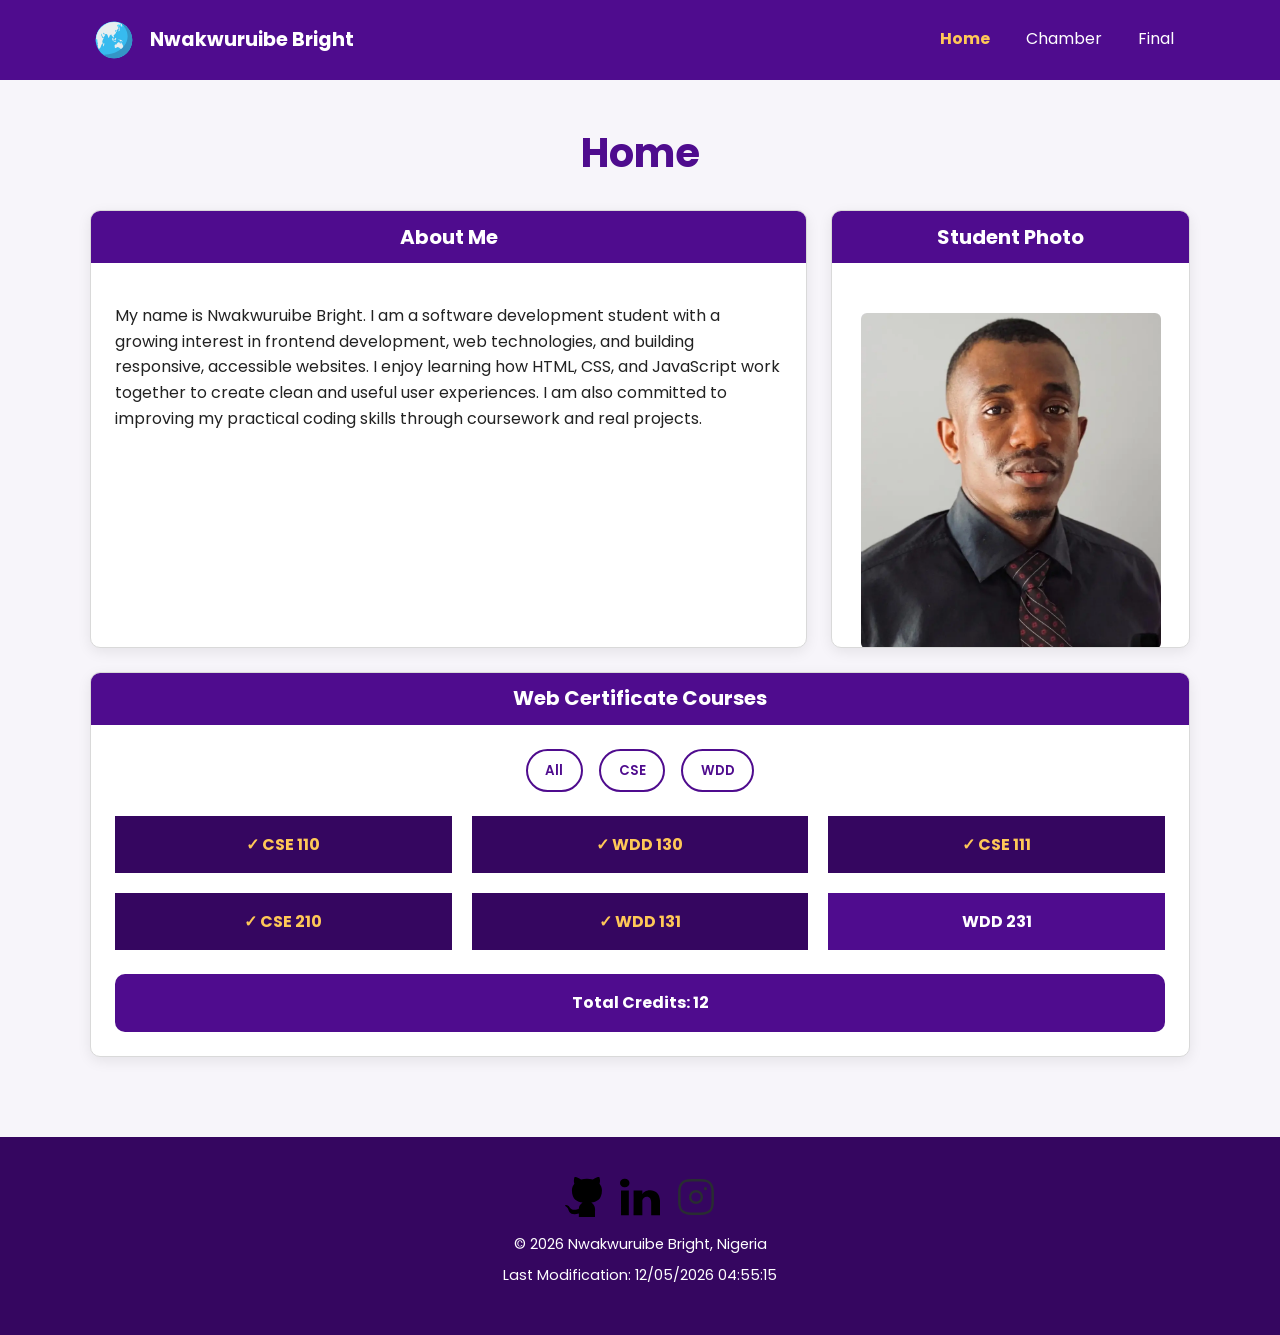
<file: index.html>
<!DOCTYPE html>
<html lang="en">

<head>
    <meta charset="UTF-8">
    <meta name="viewport" content="width=device-width, initial-scale=1.0">
    <title>WDD 231 - Frontend Development I - Nwakwuruibe Bright</title>
    <meta name="description" content="WDD 231 Frontend Development I course home page by Nwakwuruibe Bright.">
    <meta name="author" content="Nwakwuruibe Bright">

    <link rel="preconnect" href="https://fonts.googleapis.com">
    <link rel="preconnect" href="https://fonts.gstatic.com" crossorigin>
    <link 
        href="https://fonts.googleapis.com/css2?family=Poppins:wght@400;500;600;700&display=swap"
        rel="stylesheet">

    <link rel="stylesheet" href="styles/small.css">
    <link rel="stylesheet" href="styles/large.css">

    <script src="scripts/main.js" defer></script>
</head>

<body>
    <header>
        <div class="site-brand">
            <img src="images/globe.svg" alt="Site logo" width="48" height="48">
            <span>Nwakwuruibe Bright</span>
        </div>

        <button id="navToggle" class="nav-toggle" type="button" aria-label="Open navigation menu"
            aria-controls="primaryNav" aria-expanded="false">
            ☰
        </button>

        <nav id="primaryNav" class="navigation">
            <a class="active" href="index.html">Home</a>
            <a href="chamber/index.html">Chamber</a>
            <a href="final/index.html">Final</a>
        </nav>
    </header>

    <main>
        <h1>Home</h1>

        <div class="info-grid">
            <section class="card">
                <h2>About Me</h2>
                <div class="card-content">
                    <p>
                        My name is Nwakwuruibe Bright. I am a software development student with a growing interest
                        in frontend development, web technologies, and building responsive, accessible websites.
                        I enjoy learning how HTML, CSS, and JavaScript work together to create clean and useful
                        user experiences. I am also committed to improving my practical coding skills through
                        coursework and real projects.
                    </p>
                </div>
            </section>

            <section class="card">
                <h2>Student Photo</h2>
                <div class="card-content photo-card">
                    <img src="images/profile.webp" alt="Portrait of Nwakwuruibe Bright" width="300" height="360">
                </div>
            </section>
        </div>

        <section class="card courses-section">
            <h2>Web Certificate Courses</h2>
            <div class="card-content">
                <div class="filter-buttons">
                    <button type="button" id="all">All</button>
                    <button type="button" id="cse">CSE</button>
                    <button type="button" id="wdd">WDD</button>
                </div>

                <div id="courseContainer" class="course-container"></div>
                <p id="credits" class="credits"></p>
            </div>
        </section>
    </main>

    <footer>
        <div class="social-links">
            <a href="https://github.com/AgilityB" target="_blank" rel="noopener noreferrer"
                aria-label="GitHub profile">
                <img src="images/githubs.svg" alt="GitHub" width="40" height="40">
            </a>
            <a href="https://www.linkedin.com/in/bright-nwakwuruibe/" target="_blank" rel="noopener noreferrer" aria-label="LinkedIn profile">
                <img src="images/linkedin.svg" alt="LinkedIn" width="40" height="40">
            </a>
            <a href="https://www.instagram.com/dreal_bright" target="_blank" rel="noopener noreferrer"
                aria-label="Instagram profile">
                <img src="images/instagram.svg" alt="Instagram" width="40" height="40">
            </a>
        </div>

        <p>&copy; <span id="currentyear"></span> Nwakwuruibe Bright, Nigeria</p>
        <p id="lastModified"></p>
    </footer>
</body>

</html>
</file>
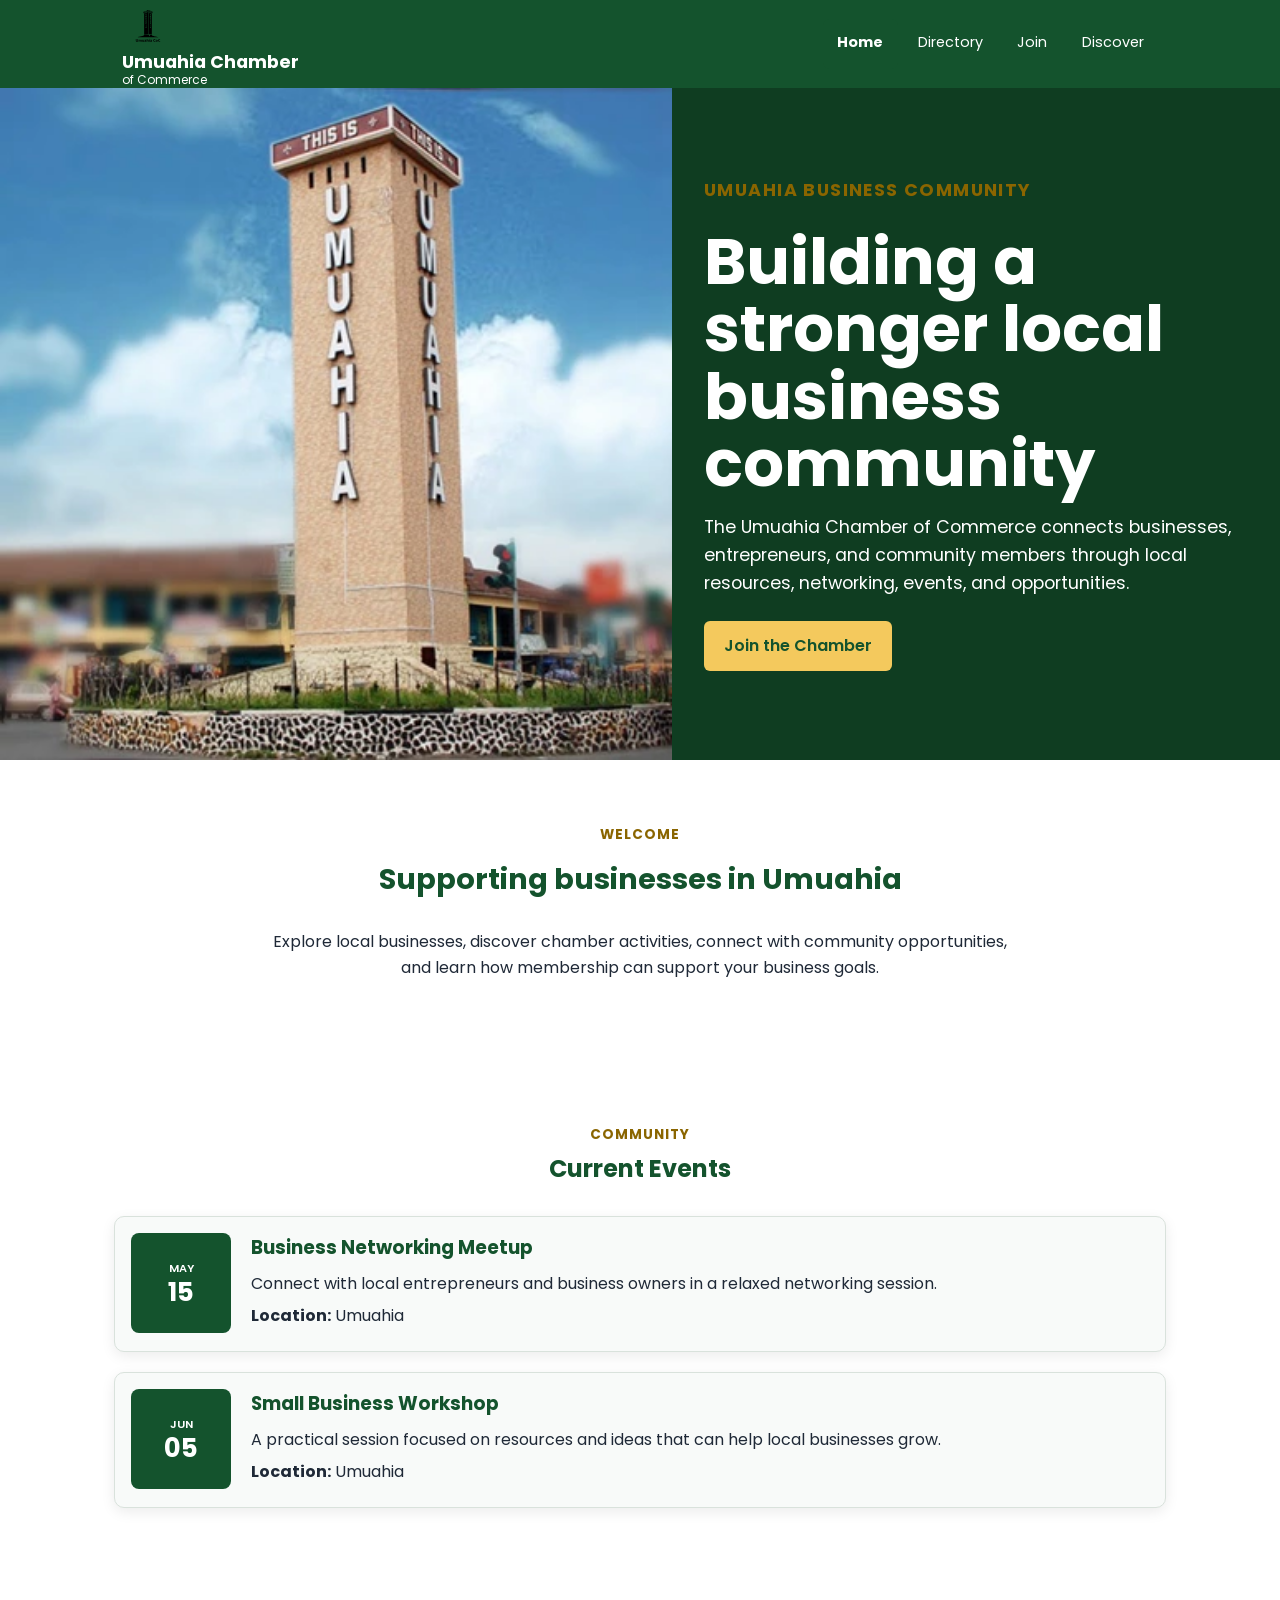
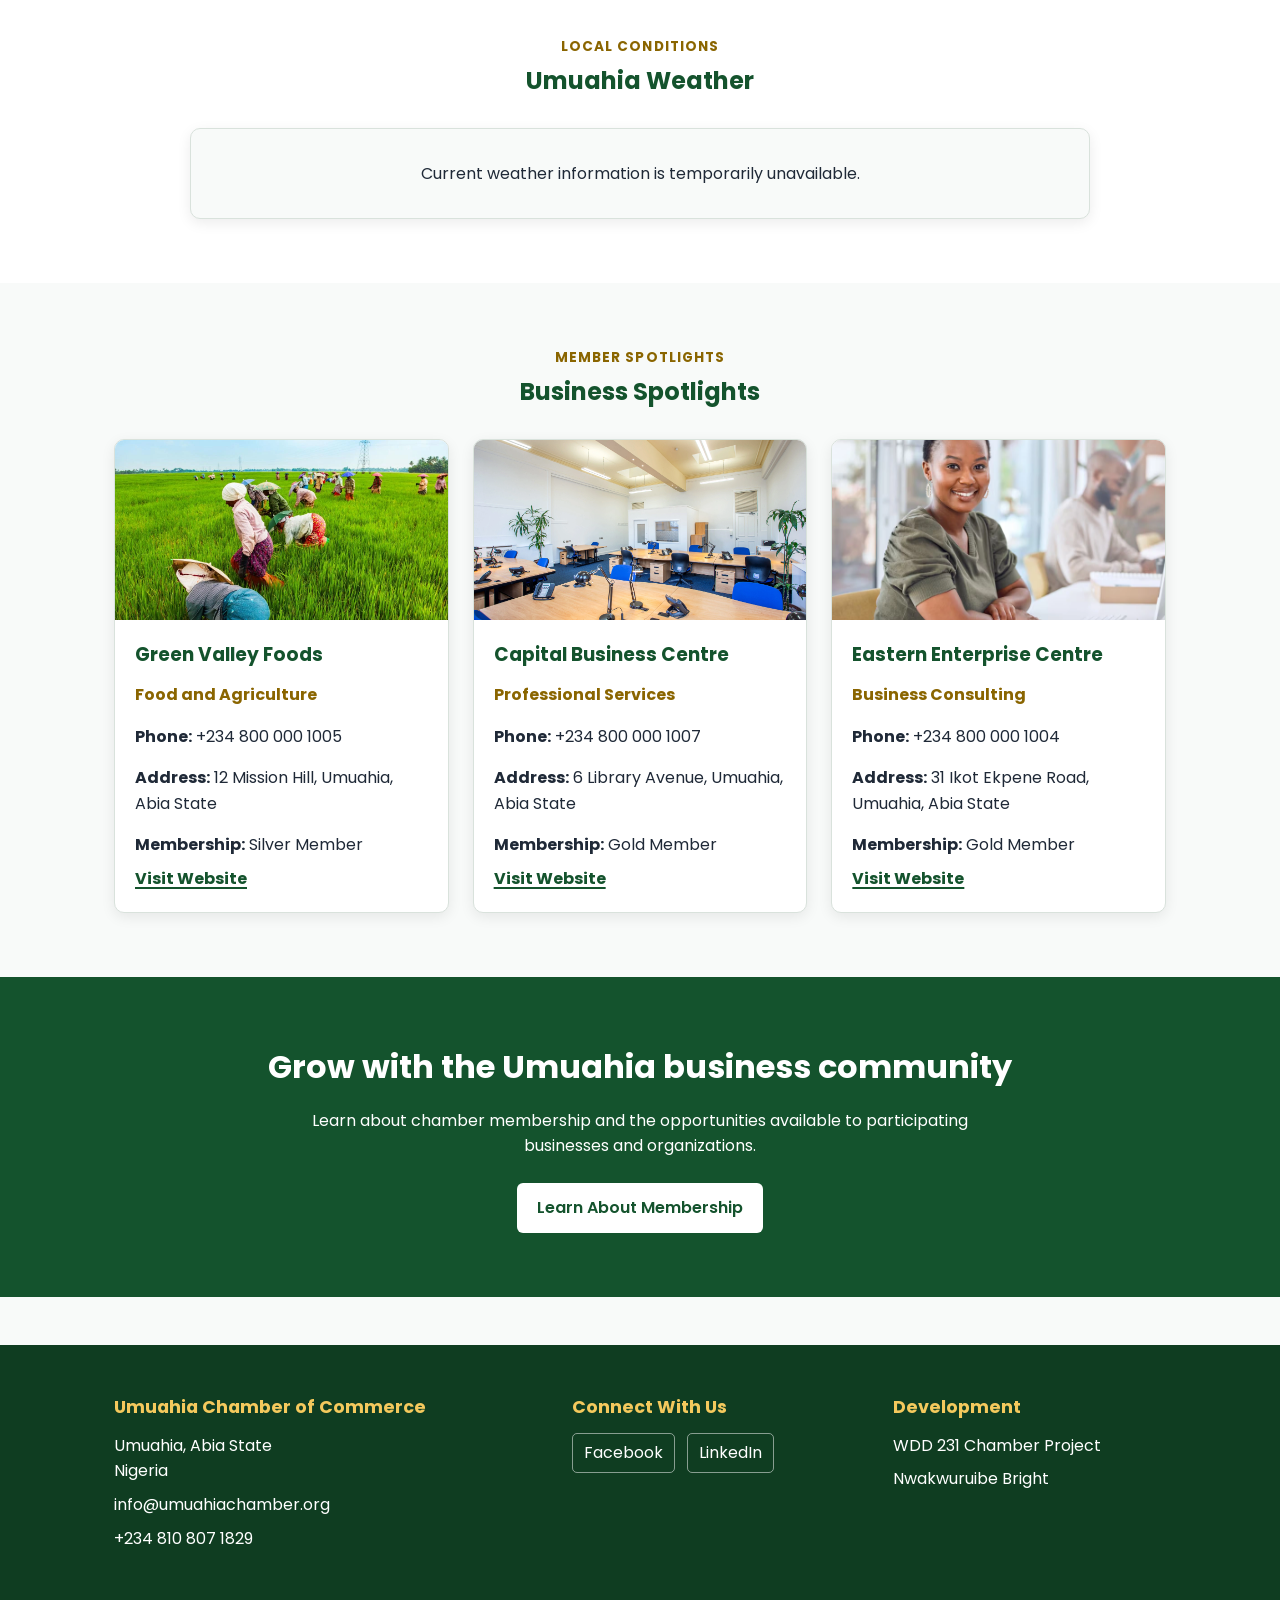
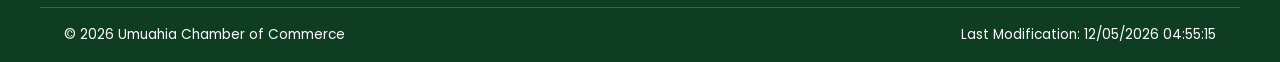
<file: chamber/index.html>
<!DOCTYPE html>
<html lang="en">
<head>
    <meta charset="UTF-8">
    <meta name="viewport" content="width=device-width, initial-scale=1.0">

    <title>Umuahia Chamber of Commerce | Supporting Local Business</title>

    <meta name="description"
        content="Connect with businesses, events, community opportunities, and chamber resources in Umuahia, Abia State.">

    <meta name="author" content="Nwakwuruibe Bright">

    <link rel="icon" href="favicon.ico">

    <link rel="preconnect" href="https://fonts.googleapis.com">
    <link rel="preconnect" href="https://fonts.gstatic.com" crossorigin>
    <link href="https://fonts.googleapis.com/css2?family=Poppins:wght@400;500;600;700&display=swap" rel="stylesheet">

    <meta property="og:title" content="Umuahia Chamber of Commerce | Local Business">
    <meta property="og:description"
        content="Discover local businesses, chamber events, community information, and opportunities in Umuahia.">
    <meta property="og:image" content="https://agilityb.github.io/wdd231/chamber/images/umuahia-hero.webp">
    <meta property="og:url" content="https://agilityb.github.io/wdd231/chamber/index.html">
    <meta property="og:type" content="website">

    <link rel="stylesheet" href="styles/normalize.css">
    <link rel="stylesheet" href="styles/small.css">
    <link rel="stylesheet" href="styles/large.css">

    <script src="scripts/main.js" defer></script>
</head>

<body>

    <header class="site-header">
        <div class="header-container">

            <a href="index.html" class="brand">
                <img src="images/logo.svg" alt="Umuahia Chamber of Commerce logo" width="52" height="52">

                <div class="brand-text">
                    <span class="brand-name">Umuahia Chamber</span>
                    <span class="brand-tagline">of Commerce</span>
                </div>
            </a>

            <button class="nav-toggle" id="navToggle" type="button"
                aria-label="Open navigation menu"
                aria-controls="primaryNav"
                aria-expanded="false">
                ☰
            </button>

            <nav class="navigation" id="primaryNav">
                <ul>
                    <li><a href="index.html" class="active" aria-current="page">Home</a></li>
                    <li><a href="directory.html">Directory</a></li>
                    <li><a href="join.html">Join</a></li>
                    <li><a href="discover.html">Discover</a></li>
                </ul>
            </nav>

        </div>
    </header>

    <main>

        <section class="hero" aria-labelledby="hero-title">
            <picture>
                <img
                    src="images/umuahia-hero.webp"
                    alt="Umuahia community scene"
                    width="1200"
                    height="500"
                    fetchpriority="high">
            </picture>

            <div class="hero-content container">
                <p class="eyebrow">UMUAHIA BUSINESS COMMUNITY</p>
                <h1 id="hero-title">Building a stronger local business community</h1>
                <p>
                    The Umuahia Chamber of Commerce connects businesses,
                    entrepreneurs, and community members through local
                    resources, networking, events, and opportunities.
                </p>
                <a class="button button-primary" href="join.html">Join the Chamber</a>
            </div>
        </section>

        <section class="section intro" aria-labelledby="welcome-title">
            <div class="container">
                <div class="section-heading">
                    <p class="section-label">WELCOME</p>
                    <h2 id="welcome-title">Supporting businesses in Umuahia</h2>
                </div>

                <p>
                    Explore local businesses, discover chamber activities,
                    connect with community opportunities, and learn how
                    membership can support your business goals.
                </p>
            </div>
        </section>

        <section class="section events" aria-labelledby="events-title">
            <div class="container">
                <div class="section-heading">
                    <p class="section-label">COMMUNITY</p>
                    <h2 id="events-title">Current Events</h2>
                </div>

                <div class="event-grid">
                    <article class="event-card">
                        <div class="event-date" aria-label="Sample event date">
                            <span class="event-month">MAY</span>
                            <span class="event-day">15</span>
                        </div>

                        <div class="event-content">
                            <h3>Business Networking Meetup</h3>
                            <p>
                                Connect with local entrepreneurs and business
                                owners in a relaxed networking session.
                            </p>
                            <p><strong>Location:</strong> Umuahia</p>
                        </div>
                    </article>

                    <article class="event-card">
                        <div class="event-date" aria-label="Sample event date">
                            <span class="event-month">JUN</span>
                            <span class="event-day">05</span>
                        </div>

                        <div class="event-content">
                            <h3>Small Business Workshop</h3>
                            <p>
                                A practical session focused on resources and
                                ideas that can help local businesses grow.
                            </p>
                            <p><strong>Location:</strong> Umuahia</p>
                        </div>
                    </article>
                </div>

            </div>
        </section>

        <section class="section weather-section" aria-labelledby="weather-title">
            <div class="container">
                <div class="section-heading">
                    <p class="section-label">LOCAL CONDITIONS</p>
                    <h2 id="weather-title">Umuahia Weather</h2>
                </div>

                <div id="weatherCard" class="weather-card">
                    <p>Loading current weather and forecast...</p>
                </div>
            </div>
        </section>

        <section class="section featured-businesses" aria-labelledby="spotlights-title">
            <div class="container">
                <div class="section-heading">
                    <p class="section-label">MEMBER SPOTLIGHTS</p>
                    <h2 id="spotlights-title">Business Spotlights</h2>
                </div>

                <div id="spotlightContainer" class="business-grid" aria-live="polite">
                    <p class="loading-card">Loading member spotlights...</p>
                </div>
            </div>
        </section>

        <section class="section membership-cta" aria-labelledby="membership-title">
            <div class="container cta-content">
                <h2 id="membership-title">Grow with the Umuahia business community</h2>
                <p>
                    Learn about chamber membership and the opportunities
                    available to participating businesses and organizations.
                </p>
                <a class="button button-secondary" href="join.html">Learn About Membership</a>
            </div>
        </section>

    </main>

    <footer class="site-footer">
        <div class="footer-container">

            <section class="footer-column">
                <h2>Umuahia Chamber of Commerce</h2>
                <p>
                    Umuahia, Abia State<br>
                    Nigeria
                </p>
                <p>info@umuahiachamber.org</p>
                <p>+234 810 807 1829</p>
            </section>

            <section class="footer-column">
                <h2>Connect With Us</h2>
                <div class="social-links">
                    <a href="https://www.facebook.com/bright-nwakwuruibe"
                        target="_blank" rel="noopener noreferrer"
                        aria-label="Visit our Facebook page">Facebook</a>

                    <a href="https://www.linkedin.com/in/bright-nwakwuruibe/"
                        target="_blank" rel="noopener noreferrer"
                        aria-label="Visit our LinkedIn page">LinkedIn</a>
                </div>
            </section>

            <section class="footer-column">
                <h2>Development</h2>
                <p>WDD 231 Chamber Project</p>
                <p>Nwakwuruibe Bright</p>
            </section>

        </div>

        <div class="footer-bottom">
            <p>
                &copy;
                <span id="currentyear"></span>
                Umuahia Chamber of Commerce
            </p>
            <p id="lastModified"></p>
        </div>
    </footer>

</body>
</html>
</file>
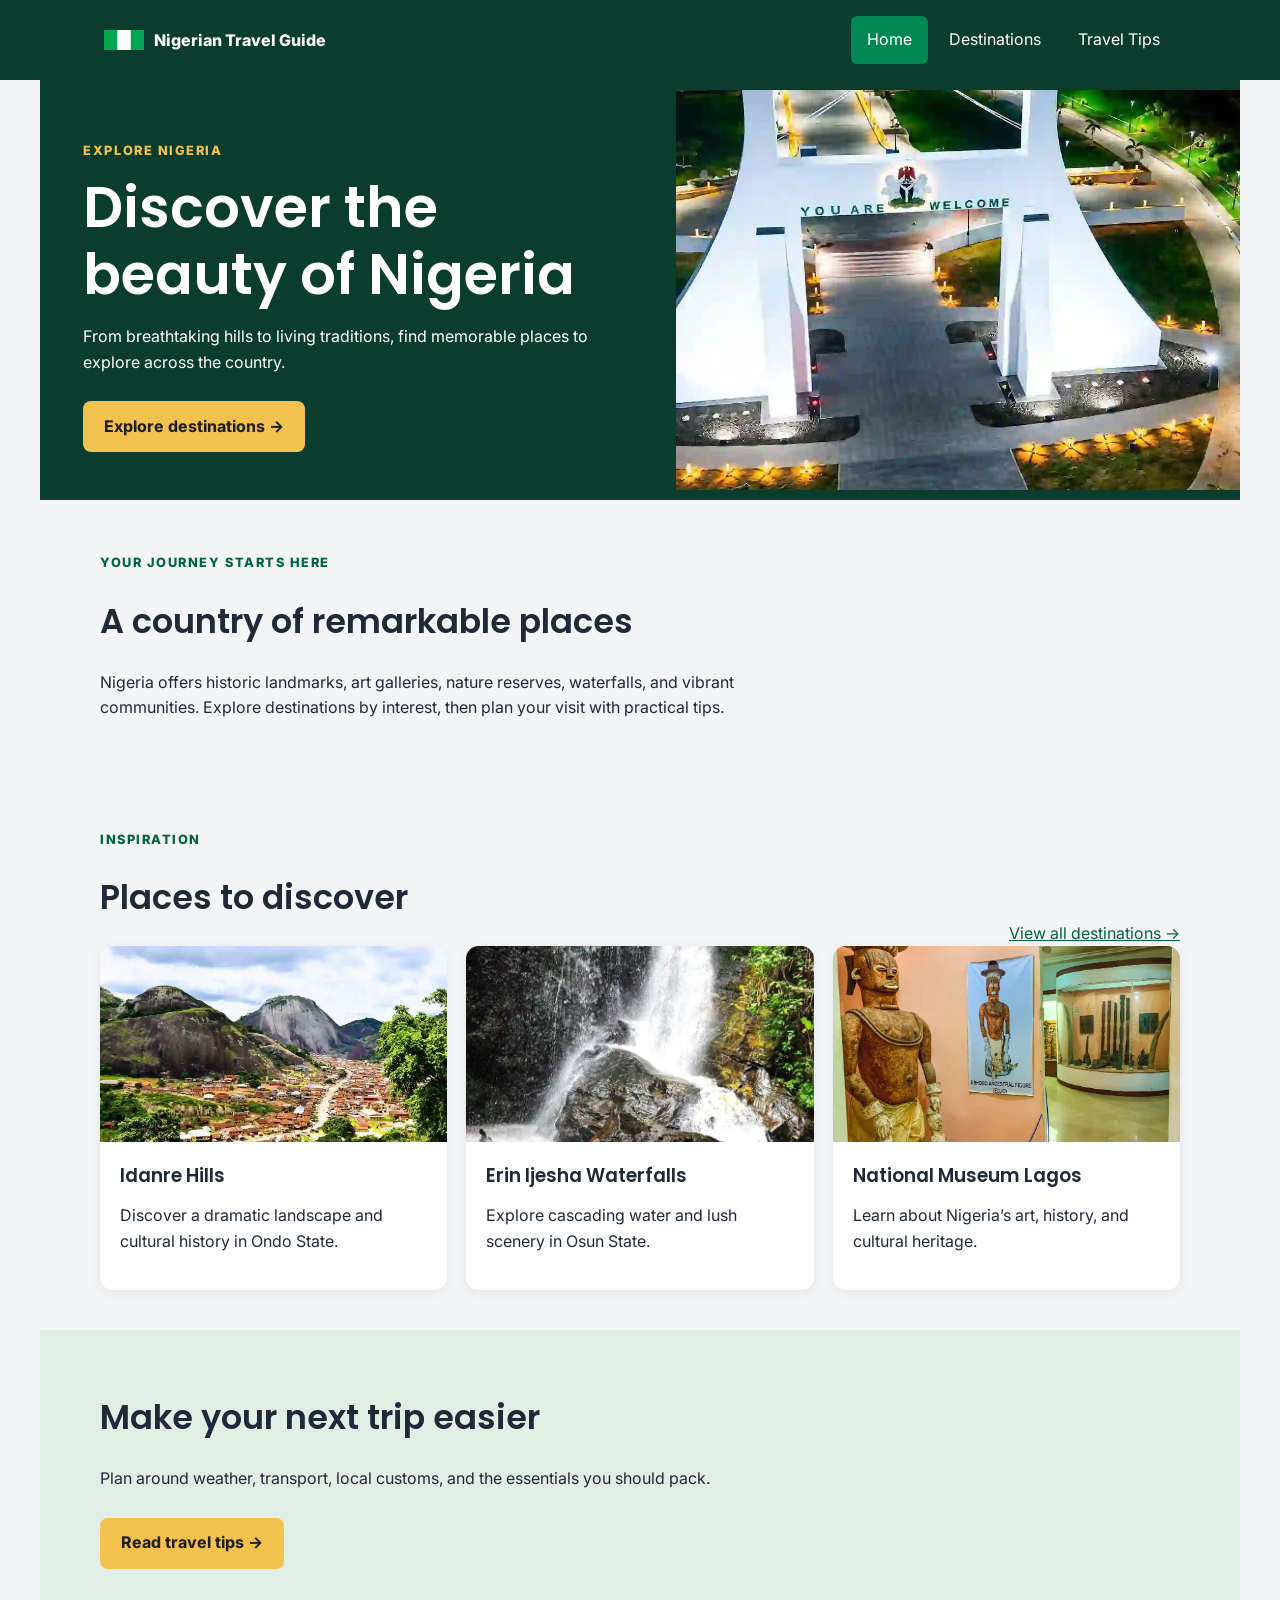
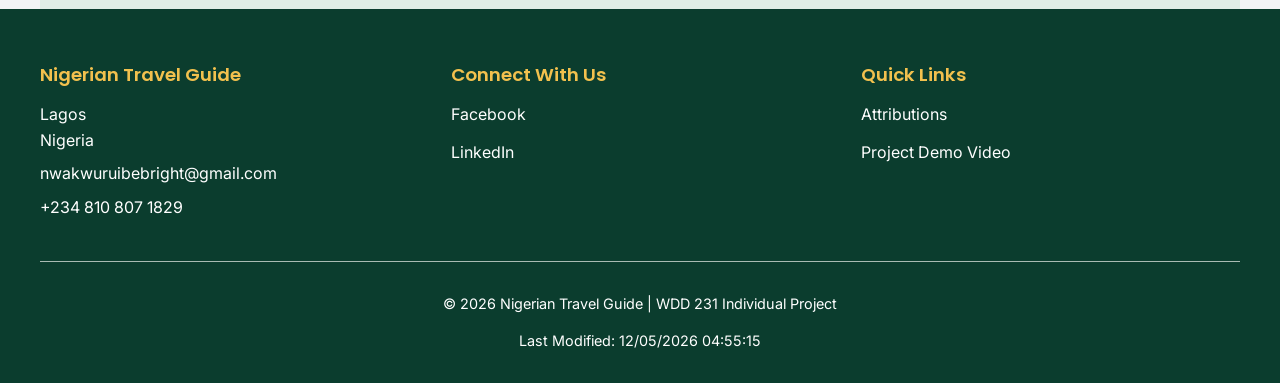
<file: final/index.html>
<!DOCTYPE html>
<html lang="en">

<head>
    <meta charset="UTF-8">
    <meta name="viewport" content="width=device-width,initial-scale=1">
    <title>Home | Nigerian Travel Guide</title>
    <meta name="description"
        content="Explore Nigerian tourist attractions, landscapes, culture, and travel planning resources.">
    <meta name="author" content="Nwakwuruibe Bright">
    <meta property="og:type" content="website">
    <meta property="og:title" content="Home | Nigerian Travel Guide">
    <meta property="og:description"
        content="Explore Nigerian tourist attractions, landscapes, culture, and travel planning resources.">
    <meta property="og:image" content="https://agilityb.github.io/wdd231/final/images/welcome-nigeria.webp">
    <meta property="og:url" content="https://agilityb.github.io/wdd231/final/index.html">
    
    <link rel="icon" href="images/favicon.ico">
    <link rel="stylesheet" href="styles/base.css">
    <link rel="stylesheet" href="styles/large.css">


    <script type="module" src="scripts/main.js"></script>
    <link rel="preconnect" href="https://fonts.googleapis.com">
    <link rel="preconnect" href="https://fonts.gstatic.com" crossorigin>
    <link href="https://fonts.googleapis.com/css2?family=Poppins:wght@400;600;700&family=Inter:wght@400;500;600;700&display=swap" rel="stylesheet">
</head>

<body>
    <header class="site-header">
        <div class="header-inner"><a class="brand" href="index.html"><span aria-hidden="true"><img src="images/ng.webp" alt="Nigerian Flag" width="40" height="40"></span><span>Nigerian
                    Travel Guide</span></a><button id="menu-button" type="button" aria-label="Open navigation menu"
                aria-expanded="false" aria-controls="main-nav">☰</button>
            <nav id="main-nav" aria-label="Main navigation"><a href="index.html" data-page="index.html">Home</a><a
                    href="destinations.html" data-page="destinations.html">Destinations</a><a href="travel-tips.html"
                    data-page="travel-tips.html">Travel Tips</a></nav>
        </div>
    </header>
    <main id="main-content">
        <section class="hero">
            <div class="hero-copy">
                <p class="eyebrow">Explore Nigeria</p>
                <h1>Discover the beauty of Nigeria</h1>
                <p>From breathtaking hills to living traditions, find memorable places to explore across the country.
                </p><a class="button" href="destinations.html">Explore destinations →</a>
            </div><img src="images/welcome-nigeria.webp" alt="The Abuja City gate welcoming visitors to Nigeria"
                width="800" height="450" fetchpriority="high">
        </section>
        <section class="section intro">
            <p class="eyebrow">Your journey starts here</p>
            <h2>A country of remarkable places</h2>
            <p>Nigeria offers historic landmarks, art galleries, nature reserves, waterfalls, and vibrant communities.
                Explore destinations by interest, then plan your visit with practical tips.</p>
        </section>
        <section class="section">
            <div class="section-heading">
                <div>
                    <p class="eyebrow">Inspiration</p>
                    <h2>Places to discover</h2>
                </div><a href="destinations.html">View all destinations →</a>
            </div>
            <div class="feature-grid">
                <article class="feature-card"><img src="images/idanre-hills.webp"
                        alt="Idanre Hills Scenic Beauty" width="800" height="450" loading="lazy">
                    <div>
                        <h3>Idanre Hills</h3>
                        <p>Discover a dramatic landscape and cultural history in Ondo State.</p>
                    </div>
                </article>
                <article class="feature-card"><img src="images/erin-ijesha.webp"
                        alt="Erin Ijesha Water Fall" width="800" height="450" loading="lazy">
                    <div>
                        <h3>Erin Ijesha Waterfalls</h3>
                        <p>Explore cascading water and lush scenery in Osun State.</p>
                    </div>
                </article>
                <article class="feature-card"><img src="images/national-museum.webp"
                        alt="National Museum Lagos" width="800" height="450" loading="lazy">
                    <div>
                        <h3>National Museum Lagos</h3>
                        <p>Learn about Nigeria’s art, history, and cultural heritage.</p>
                    </div>
                </article>
            </div>
        </section>
        <section class="section travel-highlight">
            <h2>Make your next trip easier</h2>
            <p>Plan around weather, transport, local customs, and the essentials you should pack.</p><a class="button"
                href="travel-tips.html">Read travel tips →</a>
        </section>
    </main>
    <footer class="site-footer">
        <div class="footer-container">
    
            <!-- Contact Information -->
            <section class="footer-column">
                <h2>Nigerian Travel Guide</h2>
                <p>Lagos<br>Nigeria</p>
    
                <p>
                    <a href="mailto:nwakwuruibebright@gmail.com">
                        nwakwuruibebright@gmail.com
                    </a>
                </p>
    
                <p>
                    <a href="tel:+2348108071829">
                        +234 810 807 1829
                    </a>
                </p>
            </section>
    
            <!-- Social Media -->
            <section class="footer-column">
                <h2>Connect With Us</h2>
    
                <div class="social-links">
                    <a href="https://www.facebook.com/bright-nwakwuruibe" target="_blank" rel="noopener noreferrer">
                        Facebook
                    </a>
    
                    <a href="https://www.linkedin.com/in/bright-nwakwuruibe/" target="_blank" rel="noopener noreferrer">
                        LinkedIn
                    </a>
                </div>
            </section>
    
            <!-- Quick Links -->
            <section class="footer-column">
                <h2>Quick Links</h2>
    
                <div class="footer-links">
      
                    <a href="attributions.html">Attributions</a>
       
    
                    <!-- My Loom video link here -->
                    <a href="https://www.loom.com/share/713bcd8b9b924d6c8e0e8bc892cfa5e6" target="_blank">Project Demo Video</a>
                </div>
            </section>
    
        </div>
    
        <div class="footer-bottom">
            <p>
                &copy; <span id="currentyear"></span>
                Nigerian Travel Guide | WDD 231 Individual Project
            </p>
    
            <p id="lastModified"></p>
        </div>
    </footer>

</body>

</html>
</file>
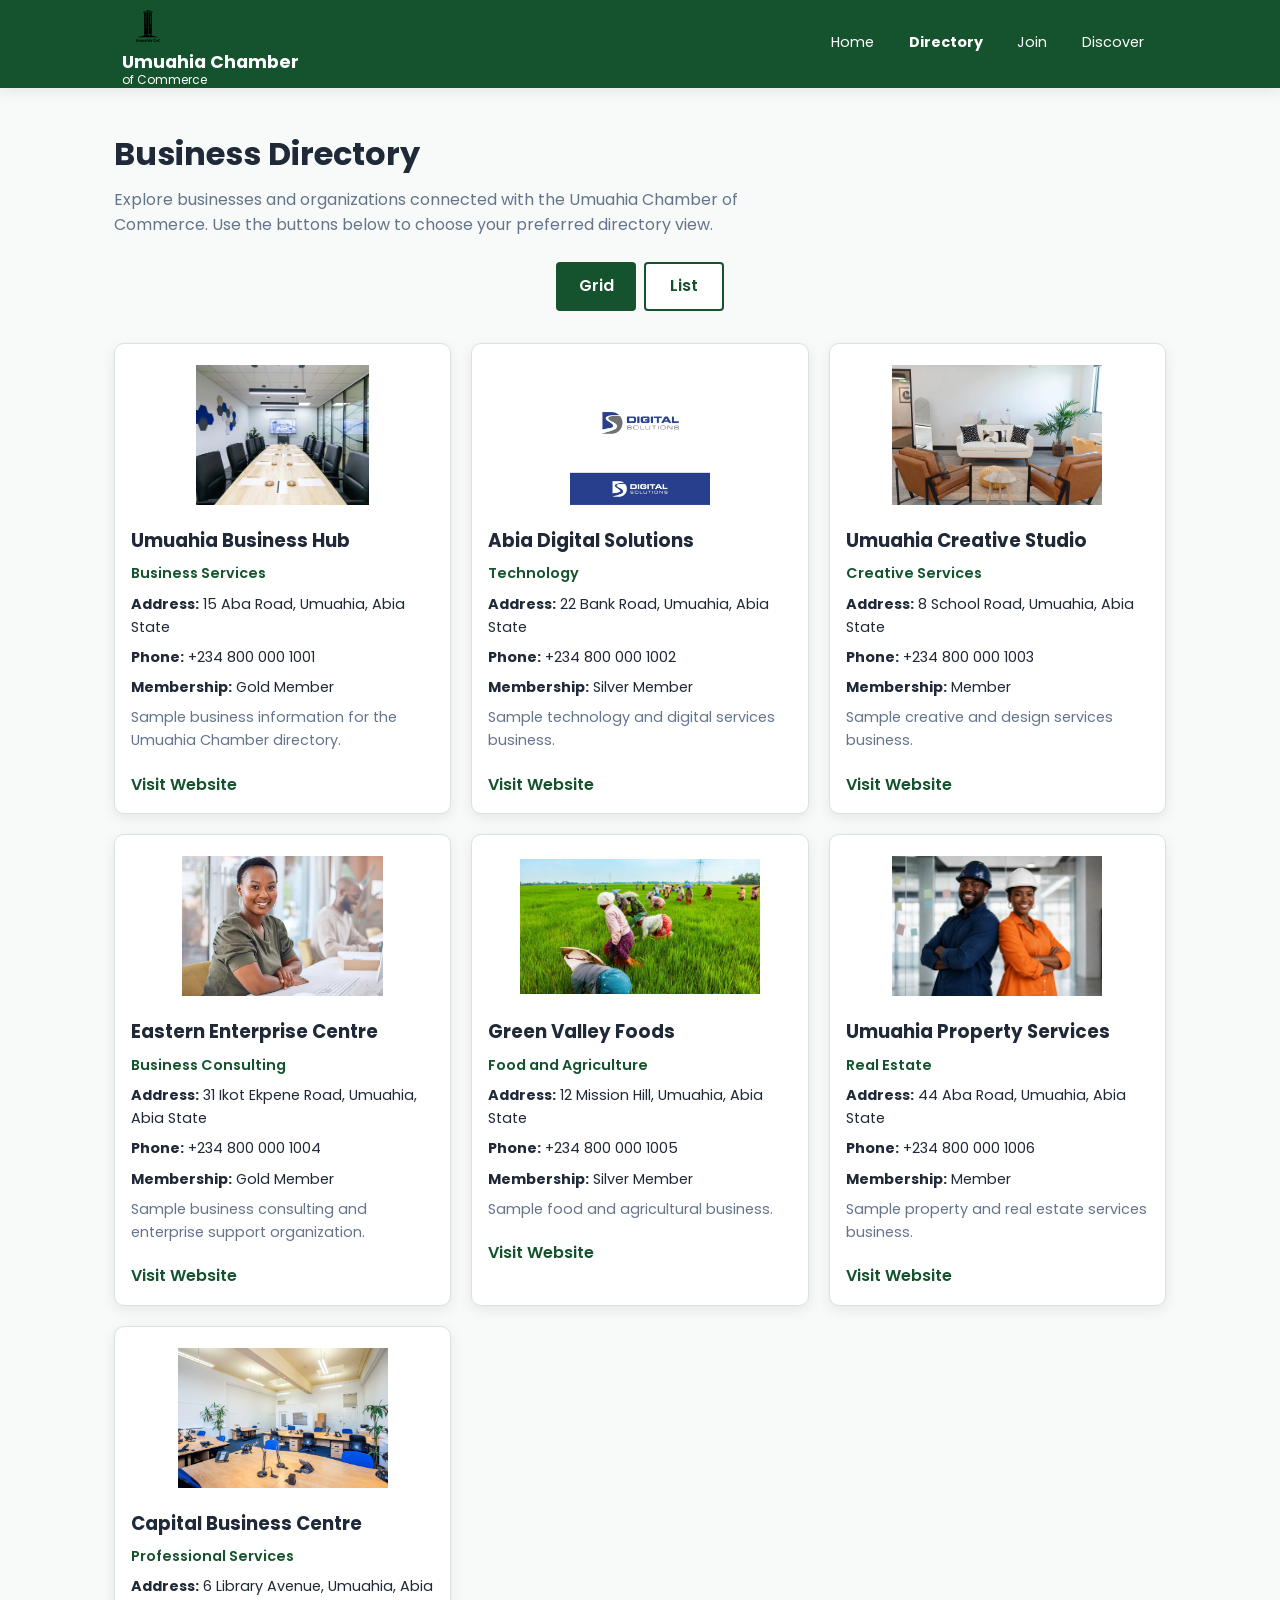
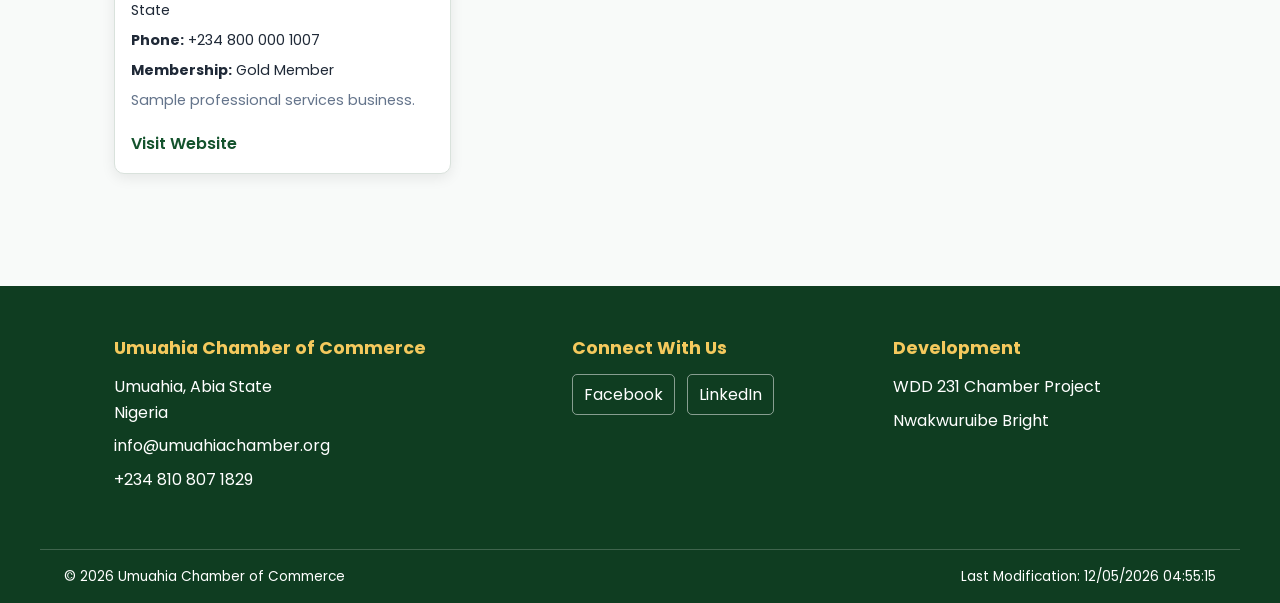
<file: chamber/directory.html>
<!DOCTYPE html>
<html lang="en">
<head>
    <meta charset="UTF-8">
    <meta name="viewport" content="width=device-width, initial-scale=1.0">

    <title>Directory | Umuahia Chamber of Commerce</title>

    <meta name="description"
        content="Explore businesses and organizations connected with the Umuahia Chamber of Commerce directory.">

    <meta name="author" content="Nwakwuruibe Bright">

    <!-- Favicon -->
    <link rel="icon" href="favicon.ico">
    
    <!-- Font -->
    <link rel="preconnect" href="https://fonts.googleapis.com">
    
    <link rel="preconnect" href="https://fonts.gstatic.com" crossorigin>
    
    <link href="https://fonts.googleapis.com/css2?family=Poppins:wght@400;500;600;700&display=swap" rel="stylesheet">


    <!-- Open Graph / Social Sharing -->
    <meta property="og:title" content="Umuahia Chamber of Commerce | Business Directory">

    <meta property="og:description"
        content="Explore local businesses and organizations in the Umuahia Chamber of Commerce business directory.">

    <meta property="og:image" content="https://agilityb.github.io/wdd231/chamber/images/umuahia-hero.webp">

    <meta property="og:url" content="https://agilityb.github.io/wdd231/chamber/directory.html">

    <meta property="og:type" content="website">

    <!-- Normalize / Reset -->
    <link rel="stylesheet" href="styles/normalize.css">

    <!-- Chamber Styles -->
    <link rel="stylesheet" href="styles/small.css">
    <link rel="stylesheet" href="styles/large.css">

    <script src="scripts/main.js" defer></script>
</head>

<body>

    <!-- HEADER -->
    <header class="site-header">

        <div class="header-container">

            <a href="index.html" class="brand">
                <img src="images/logo.svg" alt="Umuahia Chamber of Commerce logo" width="52" height="52">

                <div class="brand-text">
                    <span class="brand-name">Umuahia Chamber</span>
                    <span class="brand-tagline">of Commerce</span>
                </div>
            </a>

            <!-- MOBILE MENU BUTTON -->
            <button class="nav-toggle" id="navToggle" type="button" aria-label="Open navigation menu"
                aria-controls="primaryNav" aria-expanded="false">

                ☰

            </button>

            <!-- NAVIGATION -->
            <nav class="navigation" id="primaryNav">

                <ul>
                    <li>
                        <a href="index.html">Home</a>
                    </li>

                    <li>
                        <a href="directory.html" class="active" aria-current="page">
                            Directory
                        </a>
                    </li>

                    <li>
                        <a href="join.html">
                            Join
                        </a>
                    </li>
                    
                    <li>
                        <a href="discover.html">
                            Discover
                        </a>
                    </li>
                </ul>

            </nav>

        </div>

    </header>


    <!-- MAIN CONTENT -->
    <main class="container directory-page">

        <h1>Business Directory</h1>

        <p class="directory-intro">
            Explore businesses and organizations connected with the
            Umuahia Chamber of Commerce. Use the buttons below to
            choose your preferred directory view.
        </p>


        <!-- DIRECTORY VIEW CONTROLS -->
        <div class="view-controls">

            <button id="gridView" class="view-button active" type="button" aria-label="Display businesses in grid view">

                Grid

            </button>

            <button id="listView" class="view-button" type="button" aria-label="Display businesses in list view">

                List

            </button>

        </div>


        <!-- BUSINESS DIRECTORY -->
        <section id="memberContainer" class="member-grid" aria-label="Umuahia Chamber of Commerce business members">
        
            <article class="member-card loading-card"></article>
            <article class="member-card loading-card"></article>
            <article class="member-card loading-card"></article>
            <article class="member-card loading-card"></article>
            <article class="member-card loading-card"></article>
            <article class="member-card loading-card"></article>
            <article class="member-card loading-card"></article>
        
        </section>


    </main>


    <!-- FOOTER -->

    <footer class="site-footer">

        <div class="footer-container">

            <!-- CHAMBER CONTACT -->

            <section class="footer-column">

                <h2>Umuahia Chamber of Commerce</h2>

                <p>
                    Umuahia, Abia State<br>
                    Nigeria
                </p>

                <p>
                    info@umuahiachamber.org
                </p>

                <p>
                    +234 810 807 1829
                </p>

            </section>


            <!-- SOCIAL LINKS -->

            <section class="footer-column">

                <h2>Connect With Us</h2>

                <div class="social-links">

                    <a href="https://www.facebook.com/bright-nwakwuruibe" target="_blank" aria-label="Visit our Facebook page">
                        Facebook
                    </a>

                    <a href="https://www.linkedin.com/in/bright-nwakwuruibe/" target="_blank" aria-label="Visit our LinkedIn page">
                        LinkedIn
                    </a>

                </div>

            </section>


            <!-- DEVELOPMENT INFORMATION -->

            <section class="footer-column">

                <h2>Development</h2>

                <p>
                    WDD 231 Chamber Project
                </p>

                <p>
                    Nwakwuruibe Bright
                </p>

            </section>

        </div>


        <div class="footer-bottom">

            <p>
                &copy;
                <span id="currentyear"></span>
                Umuahia Chamber of Commerce
            </p>

            <p id="lastModified"></p>

        </div>

    </footer>

</body>

</html>
</file>
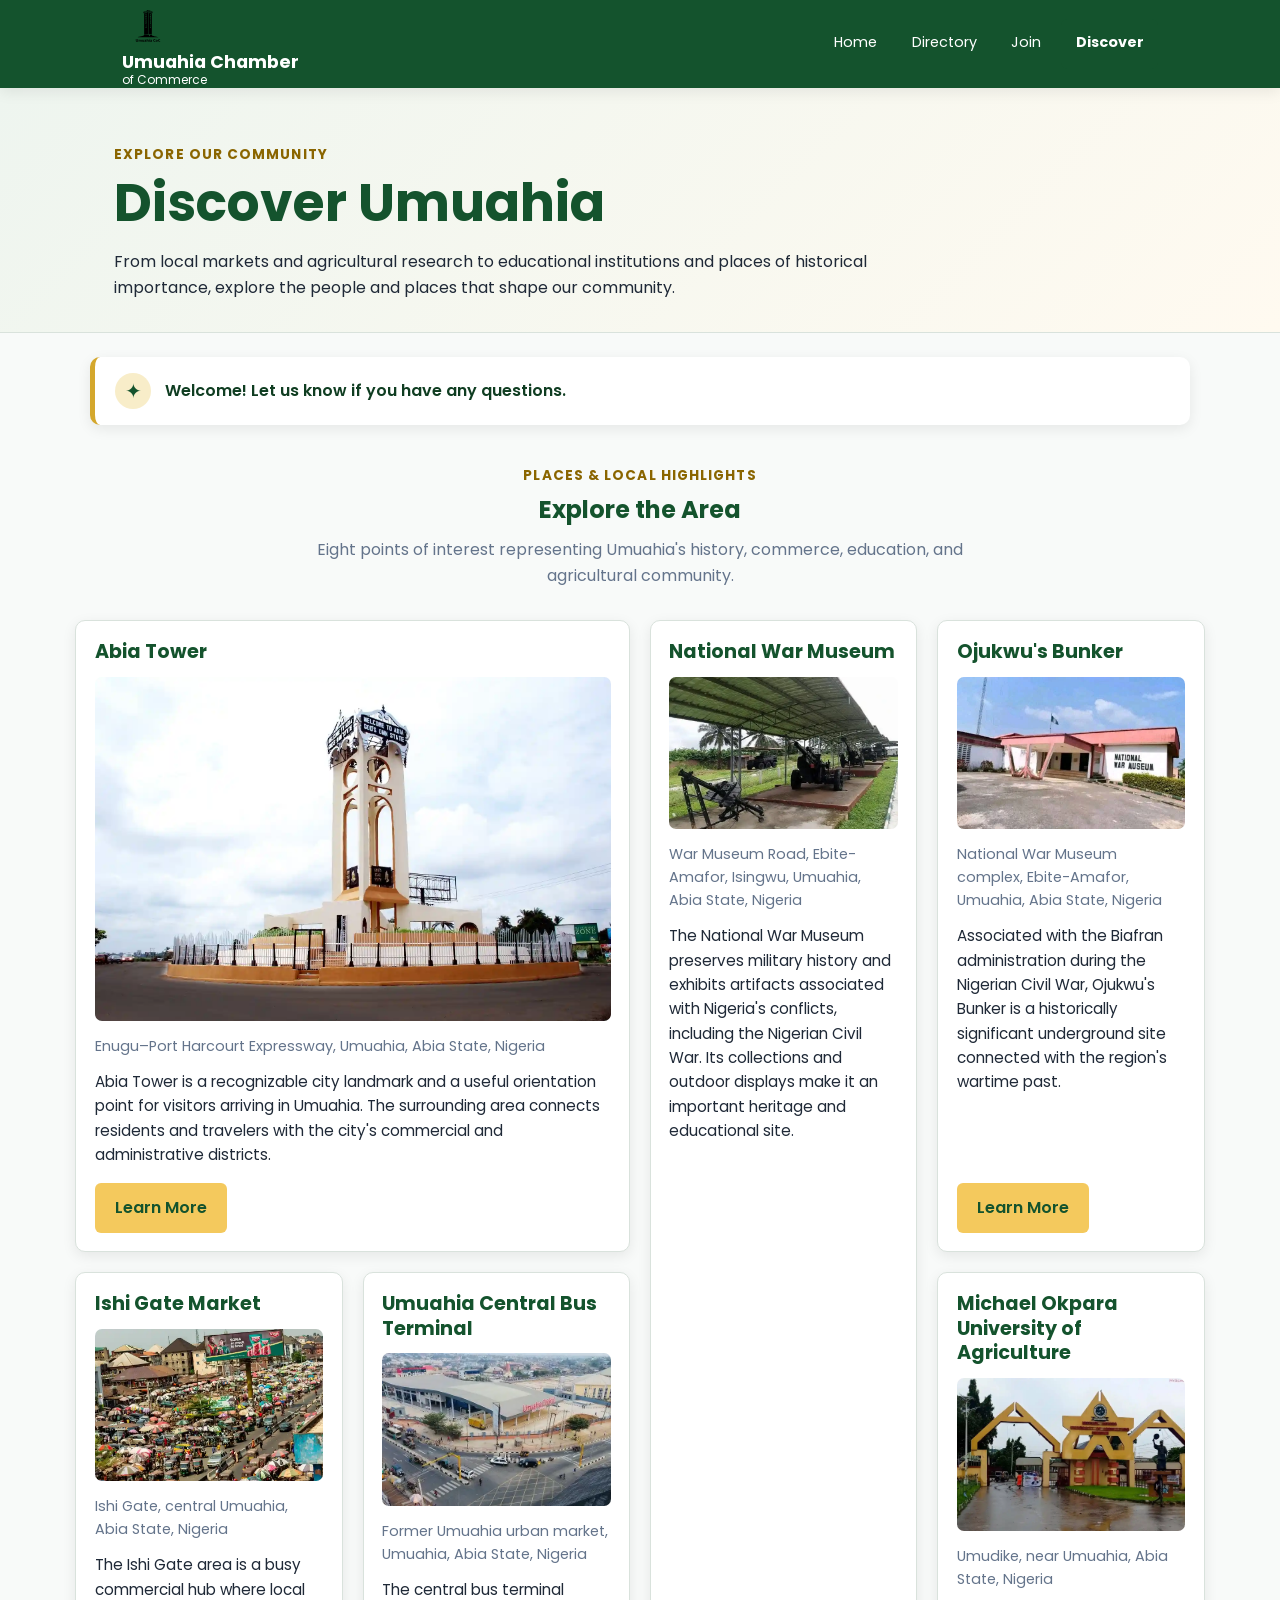
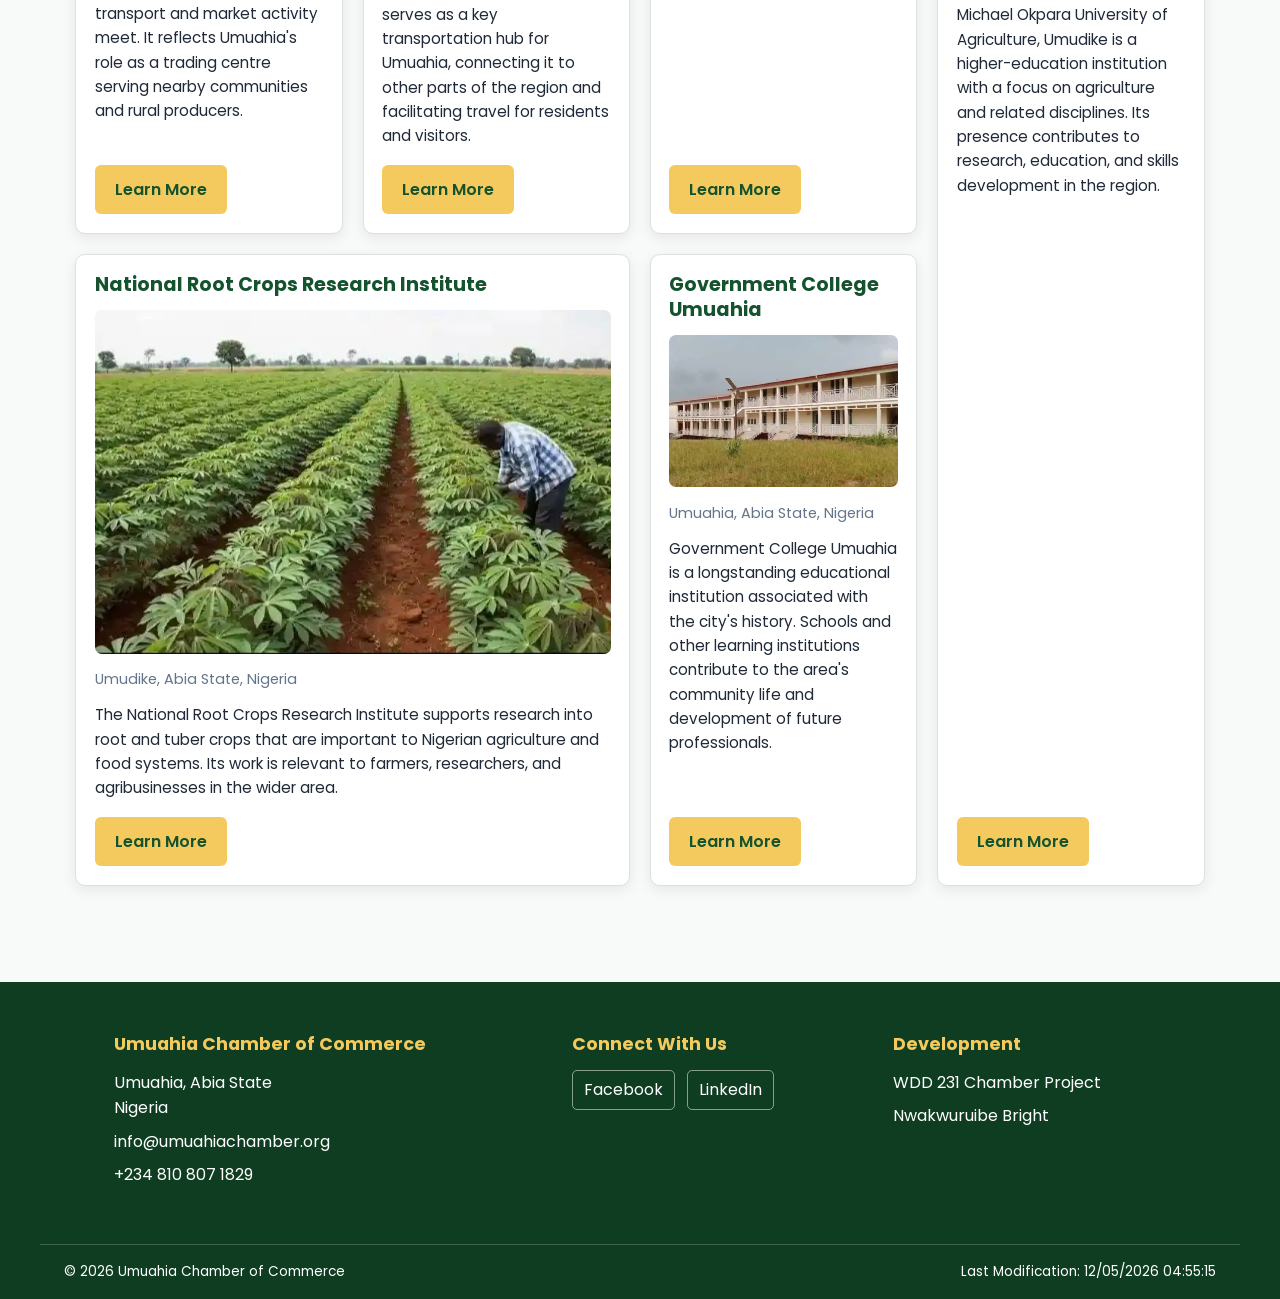
<file: chamber/discover.html>
<!DOCTYPE html>
<html lang="en">
<head>
    <meta charset="UTF-8">
    <meta name="viewport" content="width=device-width, initial-scale=1.0">
    <title>Discover Umuahia | Umuahia Chamber of Commerce</title>
    <meta name="description" content="Discover notable places, local commerce, history, education, and agriculture in Umuahia, Abia State, Nigeria.">
    <meta name="author" content="Nwakwuruibe Bright">
    <link rel="icon" href="favicon.ico">
    <link rel="preconnect" href="https://fonts.googleapis.com">
    <link rel="preconnect" href="https://fonts.gstatic.com" crossorigin>
    <link href="https://fonts.googleapis.com/css2?family=Poppins:wght@400;500;600;700&display=swap" rel="stylesheet">
    
    <meta property="og:title" content="Umuahia Chamber of Commerce | Local Business">
    <meta property="og:description"
        content="Discover local businesses, chamber events, community information, and opportunities in Umuahia.">
    <meta property="og:image" content="https://agilityb.github.io/wdd231/chamber/images/discover-abia-tower.webp">
    <meta property="og:url" content="https://agilityb.github.io/wdd231/chamber/discover.html">
    <meta property="og:type" content="website">
    
    <link rel="stylesheet" href="styles/normalize.css">
    <link rel="stylesheet" href="styles/small.css">
    <link rel="stylesheet" href="styles/large.css">
    <link rel="stylesheet" href="styles/discover.css">


    <script src="scripts/main.js" defer></script>
    <script src="scripts/discover.js" type="module"></script>
</head>
<body>
    <header class="site-header">
        <div class="header-container">
            <a href="index.html" class="brand">
                <img src="images/logo.svg" alt="Umuahia Chamber of Commerce logo" width="52" height="52">
                <div class="brand-text">
                    <span class="brand-name">Umuahia Chamber</span>
                    <span class="brand-tagline">of Commerce</span>
                </div>
            </a>
            <button class="nav-toggle" id="navToggle" type="button" aria-label="Open navigation menu" aria-controls="primaryNav" aria-expanded="false">☰</button>
            <nav class="navigation" id="primaryNav" aria-label="Main navigation">
                <ul>
                    <li><a href="index.html">Home</a></li>
                    <li><a href="directory.html">Directory</a></li>
                    <li><a href="join.html">Join</a></li>
                    <li><a href="discover.html" class="active" aria-current="page">Discover</a></li>
                </ul>
            </nav>
        </div>
    </header>

    <main class="discover-page">
        <section class="discover-intro" aria-labelledby="discover-title">
            <div class="container">
                <p class="section-label">EXPLORE OUR COMMUNITY</p>
                <h1 id="discover-title">Discover Umuahia</h1>
                <p>From local markets and agricultural research to educational institutions and places of historical importance, explore the people and places that shape our community.</p>
            </div>
        </section>

        <section class="visit-panel container" aria-live="polite" aria-atomic="true">
            <span class="visit-icon" aria-hidden="true">✦</span>
            <p id="visitMessage">Welcome! Let us know if you have any questions.</p>
        </section>

        <section class="discover-section container" aria-labelledby="places-title">
            <div class="section-heading">
                <p class="section-label">PLACES &amp; LOCAL HIGHLIGHTS</p>
                <h2 id="places-title">Explore the Area</h2>
                <p>Eight points of interest representing Umuahia's history, commerce, education, and agricultural community.</p>
            </div>
            <div id="discoverGrid" class="discover-grid"></div>
        </section>
    </main>

    <footer class="site-footer">
        <div class="footer-container">
            <section class="footer-column">
                <h2>Umuahia Chamber of Commerce</h2>
                <p>Umuahia, Abia State<br>Nigeria</p>
                <p>info@umuahiachamber.org</p>
                <p>+234 810 807 1829</p>
            </section>
            <section class="footer-column">
                <h2>Connect With Us</h2>
                <div class="social-links">
                    <a href="https://www.facebook.com/bright-nwakwuruibe" target="_blank" rel="noopener noreferrer" aria-label="Visit our Facebook page">Facebook</a>
                    <a href="https://www.linkedin.com/in/bright-nwakwuruibe/" target="_blank" rel="noopener noreferrer" aria-label="Visit our LinkedIn page">LinkedIn</a>
                </div>
            </section>
            <section class="footer-column">
                <h2>Development</h2>
                <p>WDD 231 Chamber Project</p>
                <p>Nwakwuruibe Bright</p>
            </section>
        </div>
        <div class="footer-bottom">
            <p>&copy; <span id="currentyear"></span> Umuahia Chamber of Commerce</p>
            <p id="lastModified"></p>
        </div>
    </footer>
</body>
</html>
</file>
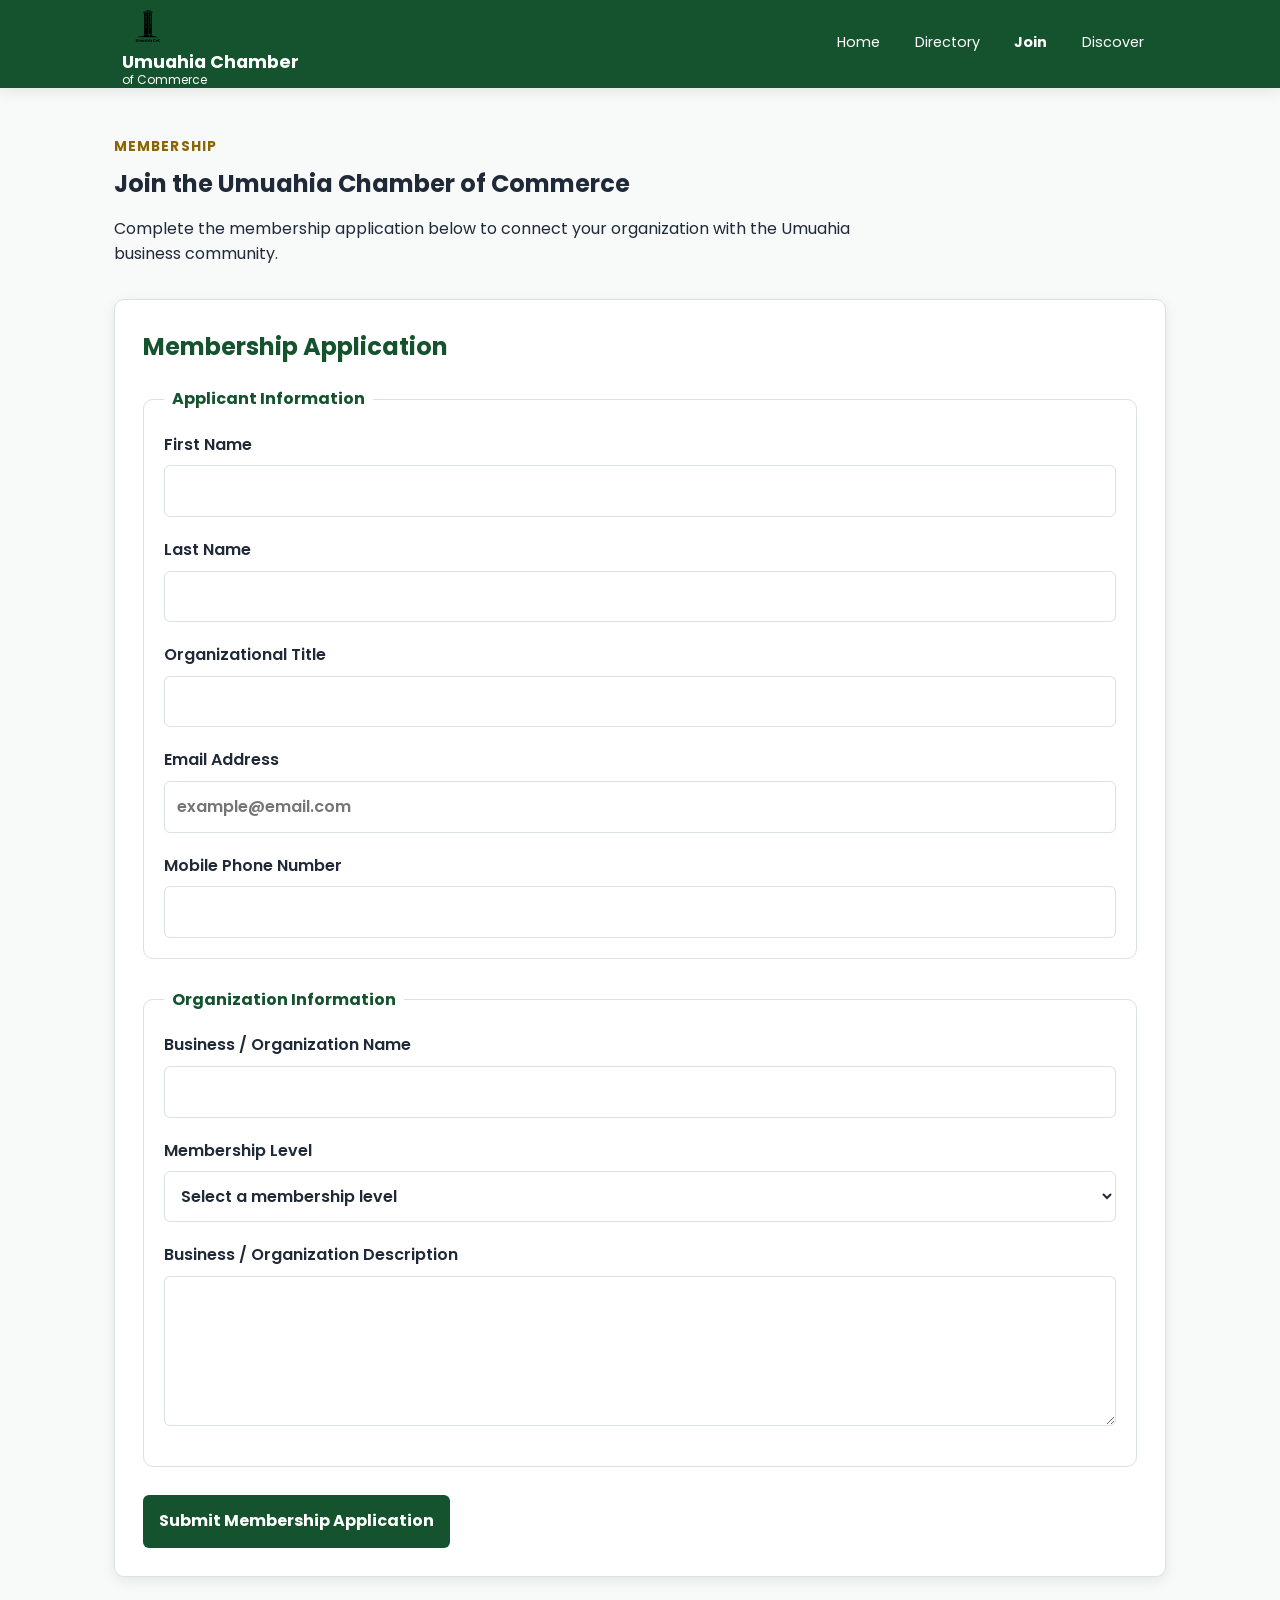
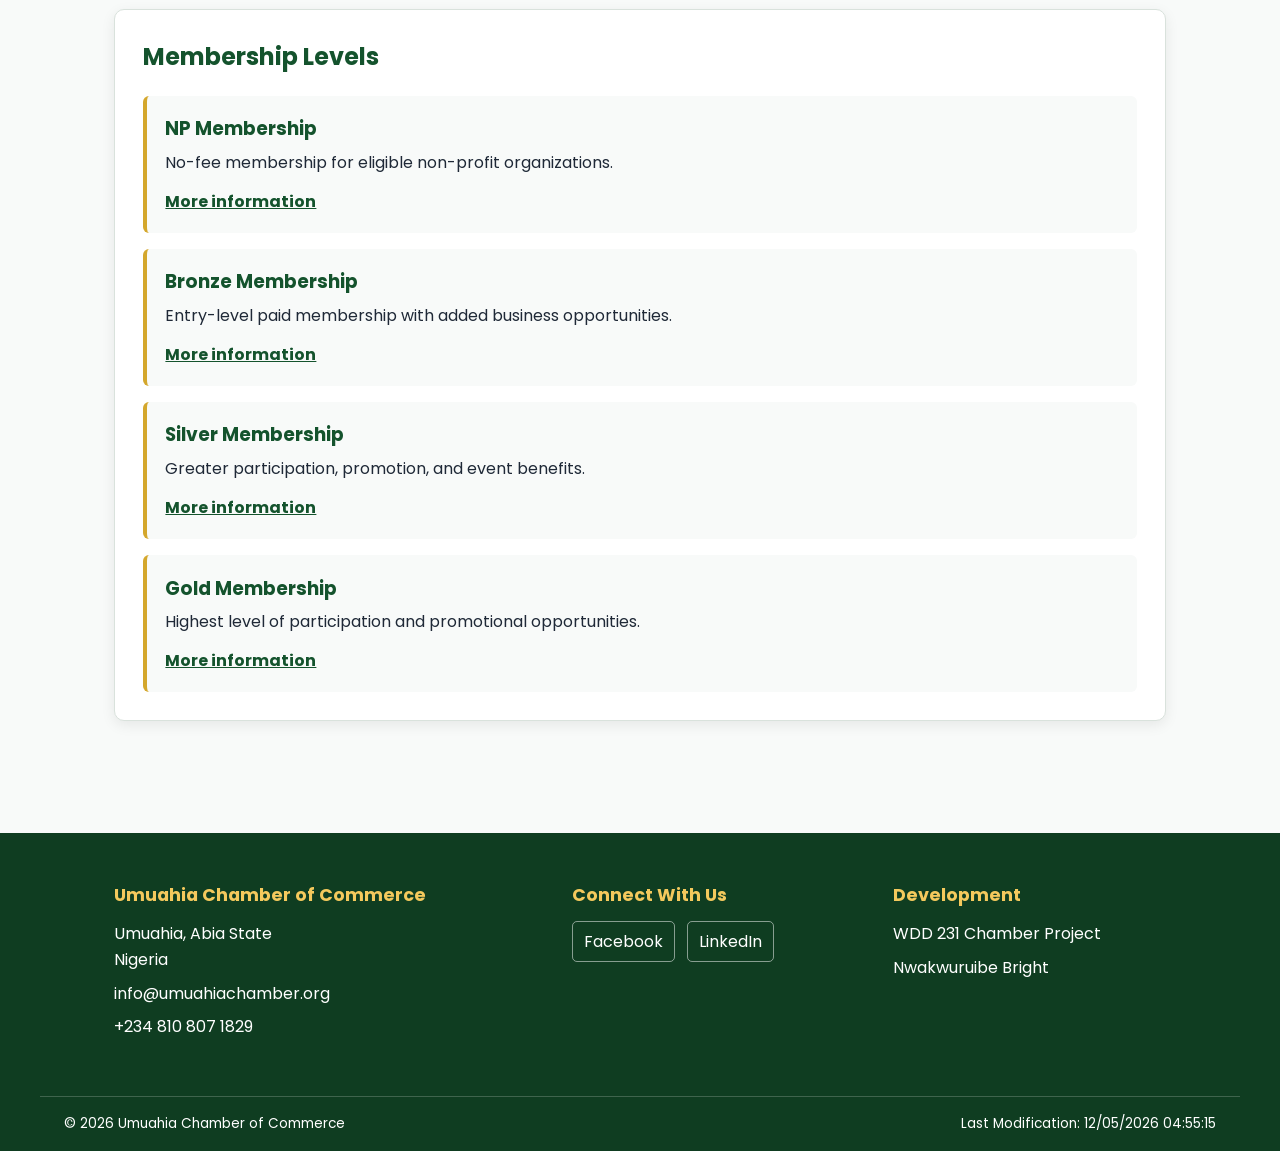
<file: chamber/join.html>
<!DOCTYPE html>
<html lang="en">
<head>
<meta charset="UTF-8">
<meta name="viewport" content="width=device-width, initial-scale=1.0">
<title>Join | Umuahia Chamber of Commerce</title>
<meta name="description" content="Apply for Umuahia Chamber of Commerce membership and select the membership level that fits your organization.">
<meta name="author" content="Nwakwuruibe Bright">
<link rel="icon" href="images/logo.svg">
<link rel="preconnect" href="https://fonts.googleapis.com">
<link rel="preconnect" href="https://fonts.gstatic.com" crossorigin>
<link href="https://fonts.googleapis.com/css2?family=Poppins:wght@400;500;600;700&display=swap" rel="stylesheet">
<meta property="og:title" content="Join the Umuahia Chamber of Commerce">
<meta property="og:description" content="Apply for chamber membership and connect your organization with the Umuahia business community.">
<meta property="og:image" content="https://agilityb.github.io/wdd231/chamber/images/umuahia-hero.webp">
<meta property="og:url" content="https://agilityb.github.io/wdd231/chamber/join.html">
<meta property="og:type" content="website">
<link rel="stylesheet" href="styles/normalize.css">
<link rel="stylesheet" href="styles/small.css">
<link rel="stylesheet" href="styles/large.css">
<script src="scripts/main.js" defer></script>
</head>
<body>
<header class="site-header">
<div class="header-container">
<a href="index.html" class="brand">
<img src="images/logo.svg" alt="Umuahia Chamber of Commerce logo" width="52" height="52">
<div class="brand-text"><span class="brand-name">Umuahia Chamber</span><span class="brand-tagline">of Commerce</span></div>
</a>
<button class="nav-toggle" id="navToggle" type="button" aria-label="Open navigation menu" aria-controls="primaryNav" aria-expanded="false">☰</button>
<nav class="navigation" id="primaryNav">
<ul>
<li><a href="index.html">Home</a></li>
<li><a href="directory.html">Directory</a></li>
<li><a href="join.html" class="active" aria-current="page">Join</a></li>
<li><a href="discover.html">Discover</a></li>
</ul>
</nav>
</div>
</header>

<main class="container join-page">
<section class="join-intro" aria-labelledby="join-title">
<p class="section-label">MEMBERSHIP</p>
<h1 id="join-title">Join the Umuahia Chamber of Commerce</h1>
<p>Complete the membership application below to connect your organization with the Umuahia business community.</p>
</section>

<div class="join-layout">
<section class="join-form-section" aria-labelledby="application-title">
<h2 id="application-title">Membership Application</h2>

<form method="get" action="thankyou.html" class="membership-form">
<fieldset>
<legend>Applicant Information</legend>

<label for="firstName">First Name
<input type="text" id="firstName" name="firstName" title="Enter your first name." autocomplete="given-name" required>
</label>

<label for="lastName">Last Name
<input type="text" id="lastName" name="lastName" title="Enter your last name." autocomplete="family-name" required>
</label>

<label for="organizationTitle">Organizational Title
<input type="text" id="organizationTitle" name="organizationTitle" title="Enter at least 7 letters, spaces, or hyphens." autocomplete="organization-title" pattern="[A-Za-z -]{7,}">
</label>

<label for="email">Email Address
<input type="email" id="email" name="email" title="Enter a valid email address." autocomplete="email" placeholder="example@email.com" required>
</label>

<label for="phone">Mobile Phone Number
<input type="tel" id="phone" name="phone" title="Enter your mobile phone number." autocomplete="tel" required>
</label>
</fieldset>

<fieldset>
<legend>Organization Information</legend>

<label for="organization">Business / Organization Name
<input type="text" id="organization" name="organization" title="Enter your business or organization name." autocomplete="organization" required>
</label>

<label for="membershipLevel">Membership Level
<select id="membershipLevel" name="membershipLevel" title="Select a membership level." required>
<option value="" selected disabled>Select a membership level</option>
<option value="np">NP Membership — No Fee</option>
<option value="bronze">Bronze Membership</option>
<option value="silver">Silver Membership</option>
<option value="gold">Gold Membership</option>
</select>
</label>

<label for="description">Business / Organization Description
<textarea id="description" name="description" title="Describe your business or organization."></textarea>
</label>

<input type="hidden" id="timestamp" name="timestamp">
</fieldset>

<input type="submit" value="Submit Membership Application">
</form>
</section>

<aside class="membership-levels" aria-labelledby="levels-title">
<h2 id="levels-title">Membership Levels</h2>

<article class="membership-level-card level-card-1">
<h3>NP Membership</h3>
<p>No-fee membership for eligible non-profit organizations.</p>
<a href="#npModal" class="membership-info-link" data-modal="npModal">More information</a>
</article>

<article class="membership-level-card level-card-2">
<h3>Bronze Membership</h3>
<p>Entry-level paid membership with added business opportunities.</p>
<a href="#bronzeModal" class="membership-info-link" data-modal="bronzeModal">More information</a>
</article>

<article class="membership-level-card level-card-3">
<h3>Silver Membership</h3>
<p>Greater participation, promotion, and event benefits.</p>
<a href="#silverModal" class="membership-info-link" data-modal="silverModal">More information</a>
</article>

<article class="membership-level-card level-card-4">
<h3>Gold Membership</h3>
<p>Highest level of participation and promotional opportunities.</p>
<a href="#goldModal" class="membership-info-link" data-modal="goldModal">More information</a>
</article>
</aside>
</div>

<dialog id="npModal" class="membership-modal">
<div class="modal-content">
<h2>NP Membership</h2>
<p>NP Membership is for non-profit organizations and has no membership fee.</p>
<ul>
<li>Networking with chamber members</li>
<li>Community event participation</li>
<li>Access to selected training opportunities</li>
</ul>
<button type="button" class="modal-close">Close</button>
</div>
</dialog>

<dialog id="bronzeModal" class="membership-modal">
<div class="modal-content">
<h2>Bronze Membership</h2>
<p>Bronze is an entry-level paid membership with more business-focused benefits.</p>
<ul>
<li>Networking opportunities</li>
<li>Selected chamber events</li>
<li>Training opportunities</li>
<li>Business directory listing</li>
</ul>
<button type="button" class="modal-close">Close</button>
</div>
</dialog>

<dialog id="silverModal" class="membership-modal">
<div class="modal-content">
<h2>Silver Membership</h2>
<p>Silver provides the Bronze benefits plus additional promotional and event opportunities.</p>
<ul>
<li>All Bronze benefits</li>
<li>Event discounts</li>
<li>Additional training opportunities</li>
<li>Featured promotional opportunities</li>
</ul>
<button type="button" class="modal-close">Close</button>
</div>
</dialog>

<dialog id="goldModal" class="membership-modal">
<div class="modal-content">
<h2>Gold Membership</h2>
<p>Gold provides the highest level of benefits and promotional opportunities in this sample membership structure.</p>
<ul>
<li>All Silver benefits</li>
<li>Priority networking opportunities</li>
<li>Premium advertising opportunities</li>
<li>Business spotlight opportunities on the chamber home page</li>
</ul>
<button type="button" class="modal-close">Close</button>
</div>
</dialog>
</main>

<footer class="site-footer">
<div class="footer-container">
<section class="footer-column">
<h2>Umuahia Chamber of Commerce</h2>
<p>Umuahia, Abia State<br>Nigeria</p>
<p>info@umuahiachamber.org</p>
<p>+234 810 807 1829</p>
</section>
<section class="footer-column">
<h2>Connect With Us</h2>
<div class="social-links">
<a href="https://www.facebook.com/bright-nwakwuruibe" target="_blank" rel="noopener noreferrer">Facebook</a>
<a href="https://www.linkedin.com/in/bright-nwakwuruibe/" target="_blank" rel="noopener noreferrer">LinkedIn</a>
</div>
</section>
<section class="footer-column">
<h2>Development</h2>
<p>WDD 231 Chamber Project</p>
<p>Nwakwuruibe Bright</p>
</section>
</div>
<div class="footer-bottom">
<p>&copy; <span id="currentyear"></span> Umuahia Chamber of Commerce</p>
<p id="lastModified"></p>
</div>
</footer>
</body>
</html>
</file>
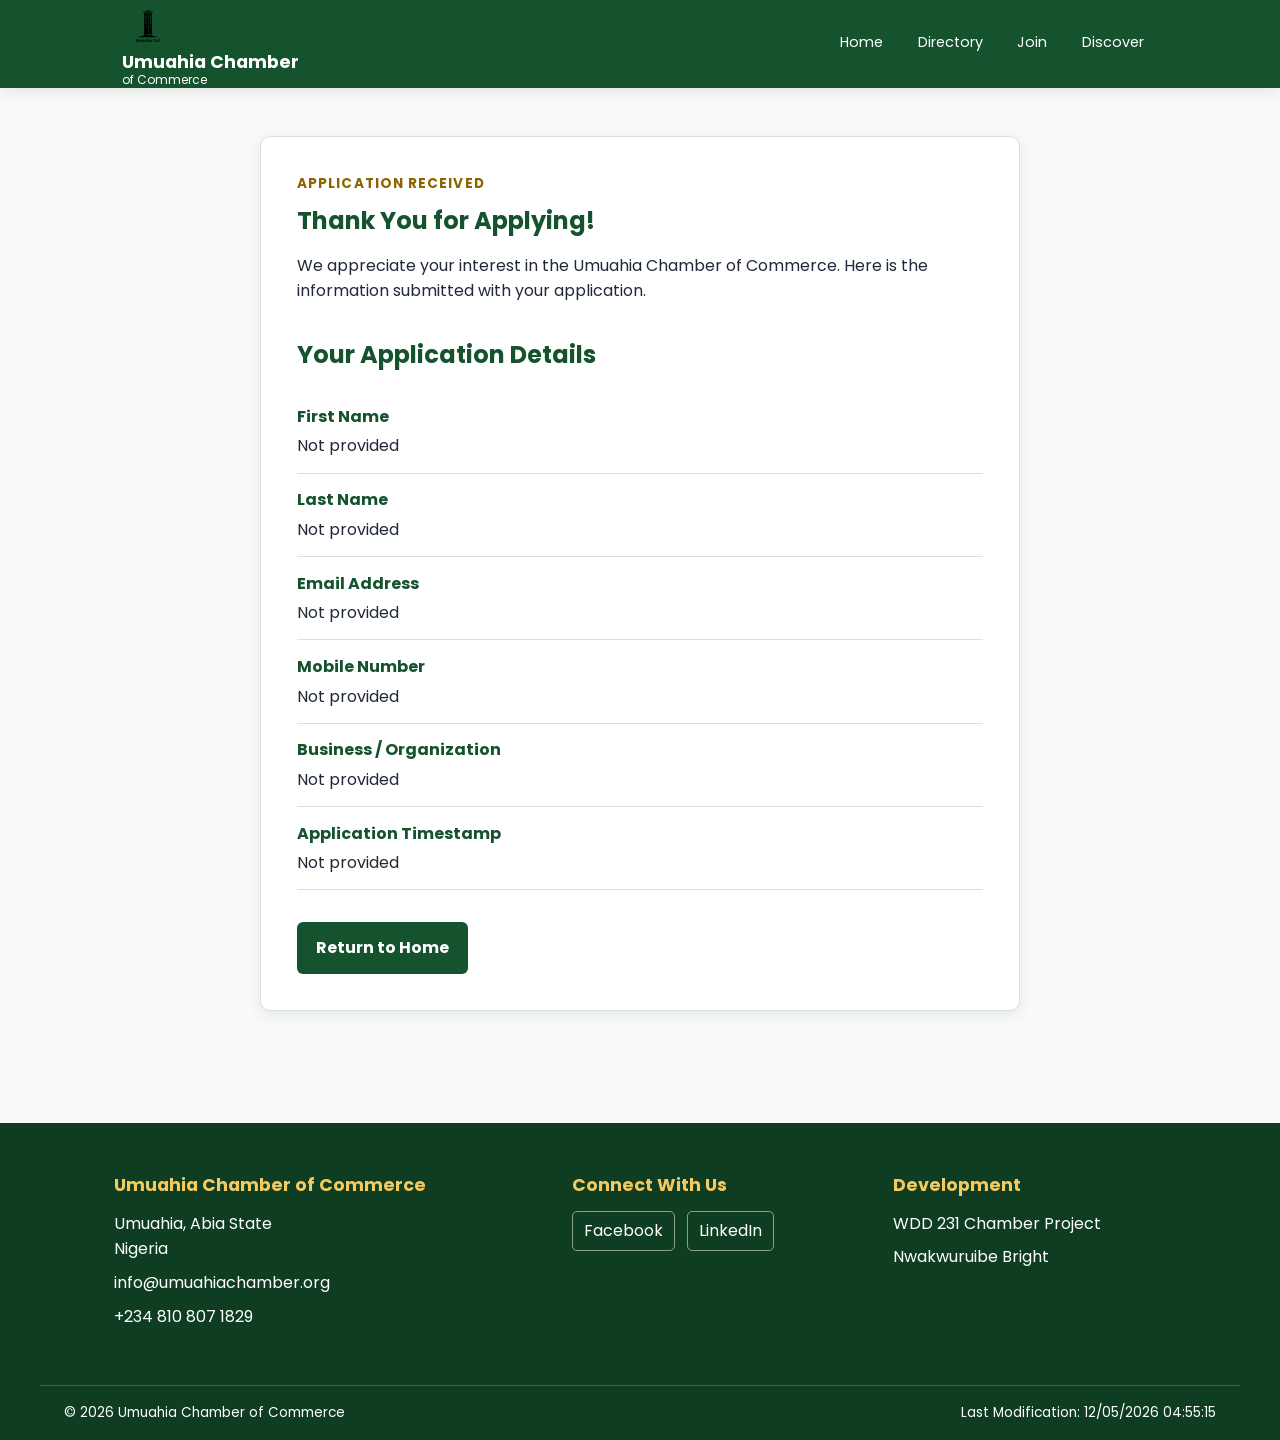
<file: chamber/thankyou.html>
<!DOCTYPE html>
<html lang="en">
<head>
<meta charset="UTF-8">
<meta name="viewport" content="width=device-width, initial-scale=1.0">
<title>Thank You | Umuahia Chamber of Commerce</title>
<meta name="description" content="Thank you for applying for Umuahia Chamber of Commerce membership.">
<meta name="author" content="Nwakwuruibe Bright">
<link rel="icon" href="images/logo.svg">
<link rel="preconnect" href="https://fonts.googleapis.com">
<link rel="preconnect" href="https://fonts.gstatic.com" crossorigin>
<link href="https://fonts.googleapis.com/css2?family=Poppins:wght@400;500;600;700&display=swap" rel="stylesheet">
<meta property="og:title" content="Membership Application Received">
<meta property="og:description" content="Review the information submitted for your Umuahia Chamber membership application.">
<meta property="og:image" content="https://agilityb.github.io/wdd231/chamber/images/umuahia-hero.webp">
<meta property="og:url" content="https://agilityb.github.io/wdd231/chamber/thankyou.html">
<meta property="og:type" content="website">
<link rel="stylesheet" href="styles/normalize.css">
<link rel="stylesheet" href="styles/small.css">
<link rel="stylesheet" href="styles/large.css">
<script src="scripts/main.js" defer></script>
</head>
<body>
<header class="site-header">
<div class="header-container">
<a href="index.html" class="brand">
<img src="images/logo.svg" alt="Umuahia Chamber of Commerce logo" width="52" height="52">
<div class="brand-text"><span class="brand-name">Umuahia Chamber</span><span class="brand-tagline">of Commerce</span></div>
</a>
<button class="nav-toggle" id="navToggle" type="button" aria-label="Open navigation menu" aria-controls="primaryNav" aria-expanded="false">☰</button>
<nav class="navigation" id="primaryNav">
<ul>
<li><a href="index.html">Home</a></li>
<li><a href="directory.html">Directory</a></li>
<li><a href="join.html">Join</a></li>
<li><a href="discover.html">Discover</a></li>
</ul>
</nav>
</div>
</header>

<main class="container thankyou-page">
<section class="thankyou-card" aria-labelledby="thankyou-title">
<p class="section-label">APPLICATION RECEIVED</p>
<h1 id="thankyou-title">Thank You for Applying!</h1>
<p>We appreciate your interest in the Umuahia Chamber of Commerce. Here is the information submitted with your application.</p>

<div class="submitted-information">
<h2>Your Application Details</h2>
<dl>
<div><dt>First Name</dt><dd id="submittedFirstName">Not provided</dd></div>
<div><dt>Last Name</dt><dd id="submittedLastName">Not provided</dd></div>
<div><dt>Email Address</dt><dd id="submittedEmail">Not provided</dd></div>
<div><dt>Mobile Number</dt><dd id="submittedPhone">Not provided</dd></div>
<div><dt>Business / Organization</dt><dd id="submittedOrganization">Not provided</dd></div>
<div><dt>Application Timestamp</dt><dd id="submittedTimestamp">Not provided</dd></div>
</dl>
</div>

<a class="thankyou-button" href="index.html">Return to Home</a>
</section>
</main>

<footer class="site-footer">
<div class="footer-container">
<section class="footer-column">
<h2>Umuahia Chamber of Commerce</h2>
<p>Umuahia, Abia State<br>Nigeria</p>
<p>info@umuahiachamber.org</p>
<p>+234 810 807 1829</p>
</section>
<section class="footer-column">
<h2>Connect With Us</h2>
<div class="social-links">
<a href="https://www.facebook.com/bright-nwakwuruibe" target="_blank" rel="noopener noreferrer">Facebook</a>
<a href="https://www.linkedin.com/in/bright-nwakwuruibe/" target="_blank" rel="noopener noreferrer">LinkedIn</a>
</div>
</section>
<section class="footer-column">
<h2>Development</h2>
<p>WDD 231 Chamber Project</p>
<p>Nwakwuruibe Bright</p>
</section>
</div>
<div class="footer-bottom">
<p>&copy; <span id="currentyear"></span> Umuahia Chamber of Commerce</p>
<p id="lastModified"></p>
</div>
</footer>
</body>
</html>
</file>
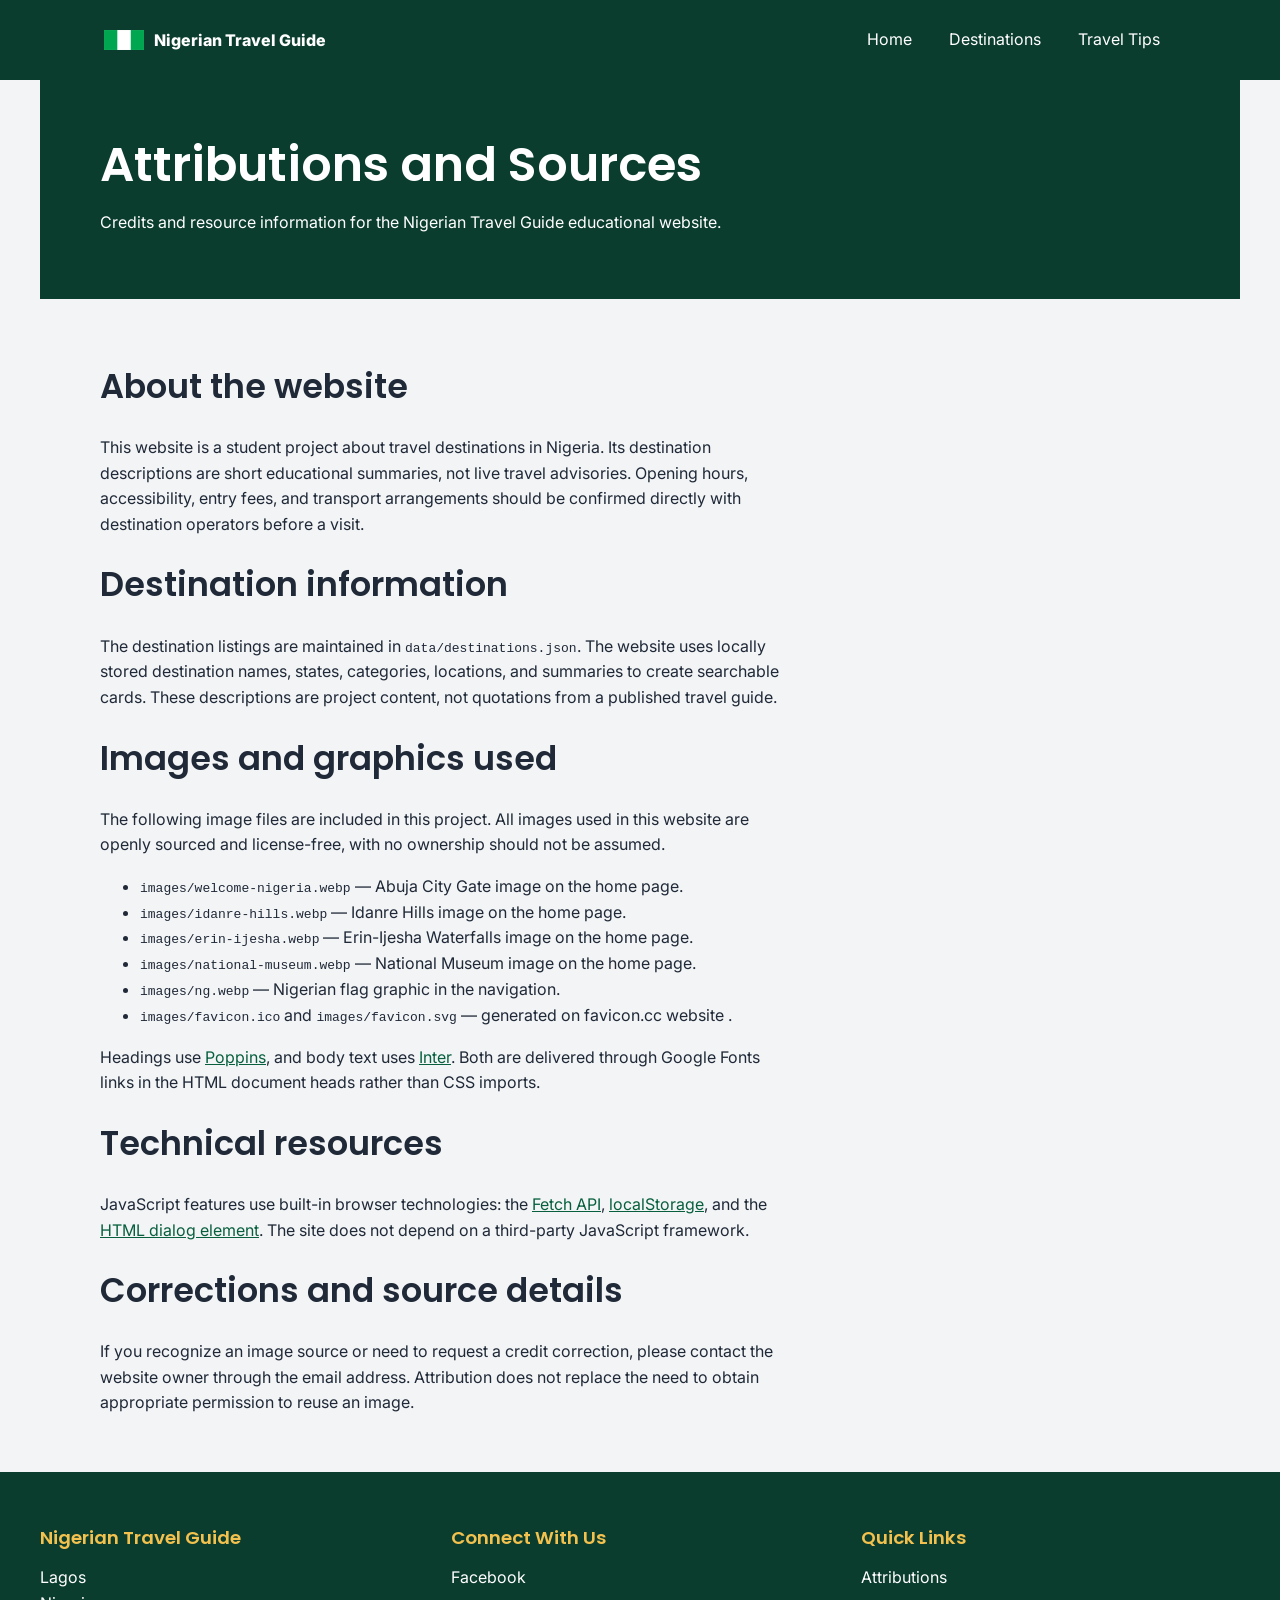
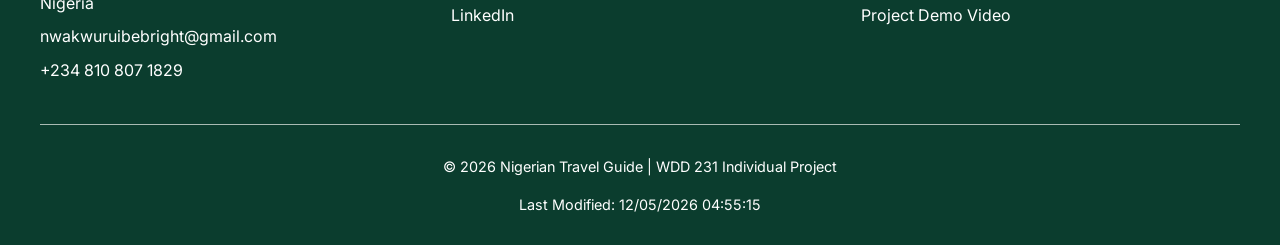
<file: final/attributions.html>
<!DOCTYPE html>
<html lang="en">

<head>
  <meta charset="UTF-8">
  <meta name="viewport" content="width=device-width,initial-scale=1">
  <title>Attributions | Nigerian Travel Guide</title>
  <meta name="description" content="Source credits for the Nigerian Travel Guide project.">
  <meta name="author" content="Nwakwuruibe Bright">
  <meta property="og:type" content="website">
  <meta property="og:title" content="Attributions | Nigerian Travel Guide">
  <meta property="og:description" content="Source credits for the Nigerian Travel Guide project.">
  <meta property="og:image" content="https://agilityb.github.io/wdd231/final/images/welcome-nigeria.webp">
  <meta property="og:url" content="https://agilityb.github.io/wdd231/final/attributions.html">


  <link rel="icon" href="images/favicon.svg">
  <link rel="stylesheet" href="styles/base.css">
  <link rel="stylesheet" href="styles/large.css">

  <script type="module" src="scripts/main.js"></script>
  <link rel="preconnect" href="https://fonts.googleapis.com">
  <link rel="preconnect" href="https://fonts.gstatic.com" crossorigin>
  <link
    href="https://fonts.googleapis.com/css2?family=Poppins:wght@400;600;700&family=Inter:wght@400;500;600;700&display=swap"
    rel="stylesheet">
</head>

<body>
  <header class="site-header">
    <div class="header-inner"><a class="brand" href="index.html"><span aria-hidden="true"><img src="images/ng.webp" alt="Nigerian Flag" width="40" height="40"></span><span>Nigerian
          Travel Guide</span></a><button id="menu-button" type="button" aria-label="Open navigation menu"
        aria-expanded="false" aria-controls="main-nav">☰</button>
      <nav id="main-nav" aria-label="Main navigation"><a href="index.html" data-page="index.html">Home</a><a
          href="destinations.html" data-page="destinations.html">Destinations</a><a href="travel-tips.html"
          data-page="travel-tips.html">Travel Tips</a></nav>
    </div>
  </header>
  <main id="main-content">
    <section class="page-banner">
      <h1>Attributions and Sources</h1>
      <p>Credits and resource information for the Nigerian Travel Guide educational website.</p>
    </section>
    <section class="section narrow">
      <h2>About the website</h2>
      <p>This website is a student project about travel destinations in Nigeria. Its destination descriptions are short
        educational summaries, not live travel advisories. Opening hours, accessibility, entry fees, and transport
        arrangements should be confirmed directly with destination operators before a visit.</p>
      <h2>Destination information</h2>
      <p>The destination listings are maintained in <code>data/destinations.json</code>. The website uses locally stored
        destination names, states, categories, locations, and summaries to create searchable cards. These descriptions
        are project content, not quotations from a published travel guide.</p>
      <h2>Images and graphics used</h2>
      <p>The following image files are included in this project. All images used in this website are openly sourced and
        license-free, with no ownership should not be assumed.</p>
      <ul>
        <li><code>images/welcome-nigeria.webp</code> — Abuja City Gate image on the home page.</li>
        <li><code>images/idanre-hills.webp</code> — Idanre Hills image on the home page.</li>
        <li><code>images/erin-ijesha.webp</code> — Erin-Ijesha Waterfalls image on the home page.</li>
        <li><code>images/national-museum.webp</code> — National Museum image on the home page.</li>
        <li><code>images/ng.webp</code> — Nigerian flag graphic in the navigation.</li>
        <li><code>images/favicon.ico</code> and <code>images/favicon.svg</code> — generated on favicon.cc website .</li>
      </ul>

      <p>Headings use <a href="https://fonts.google.com/specimen/Poppins">Poppins</a>, and body text uses <a
          href="https://fonts.google.com/specimen/Inter">Inter</a>. Both are delivered through Google Fonts links in the
        HTML document heads rather than CSS imports.</p>
      <h2>Technical resources</h2>
      <p>JavaScript features use built-in browser technologies: the <a
          href="https://developer.mozilla.org/en-US/docs/Web/API/Fetch_API">Fetch API</a>, <a
          href="https://developer.mozilla.org/en-US/docs/Web/API/Window/localStorage">localStorage</a>, and the <a
          href="https://developer.mozilla.org/en-US/docs/Web/HTML/Element/dialog">HTML dialog element</a>. The site does
        not depend on a third-party JavaScript framework.</p>
      <h2>Corrections and source details</h2>
      <p>If you recognize an image source or need to request a credit correction, please contact the website owner
        through the email address. Attribution does not replace the need to obtain appropriate permission to reuse
        an image.</p>
    </section>
  </main>
  <footer class="site-footer">
        <div class="footer-container">
    
            <!-- Contact Information -->
            <section class="footer-column">
                <h2>Nigerian Travel Guide</h2>
                <p>Lagos<br>Nigeria</p>
    
                <p>
                    <a href="mailto:nwakwuruibebright@gmail.com">
                        nwakwuruibebright@gmail.com
                    </a>
                </p>
    
                <p>
                    <a href="tel:+2348108071829">
                        +234 810 807 1829
                    </a>
                </p>
            </section>
    
            <!-- Social Media -->
            <section class="footer-column">
                <h2>Connect With Us</h2>
    
                <div class="social-links">
                    <a href="https://www.facebook.com/bright-nwakwuruibe" target="_blank" rel="noopener noreferrer">
                        Facebook
                    </a>
    
                    <a href="https://www.linkedin.com/in/bright-nwakwuruibe/" target="_blank" rel="noopener noreferrer">
                        LinkedIn
                    </a>
                </div>
            </section>
    
            <!-- Quick Links -->
            <section class="footer-column">
                <h2>Quick Links</h2>
    
                <div class="footer-links">
                
                  <a href="attributions.html">Attributions</a>
                
                
                  <!-- My Loom video link here -->
                  <a href="https://www.loom.com/share/713bcd8b9b924d6c8e0e8bc892cfa5e6" target="_blank">Project Demo Video</a>
                </div>
            </section>
    
        </div>
    
        <div class="footer-bottom">
            <p>
                &copy; <span id="currentyear"></span>
                Nigerian Travel Guide | WDD 231 Individual Project
            </p>
    
            <p id="lastModified"></p>
        </div>
    </footer>
</body>

</html>
</file>
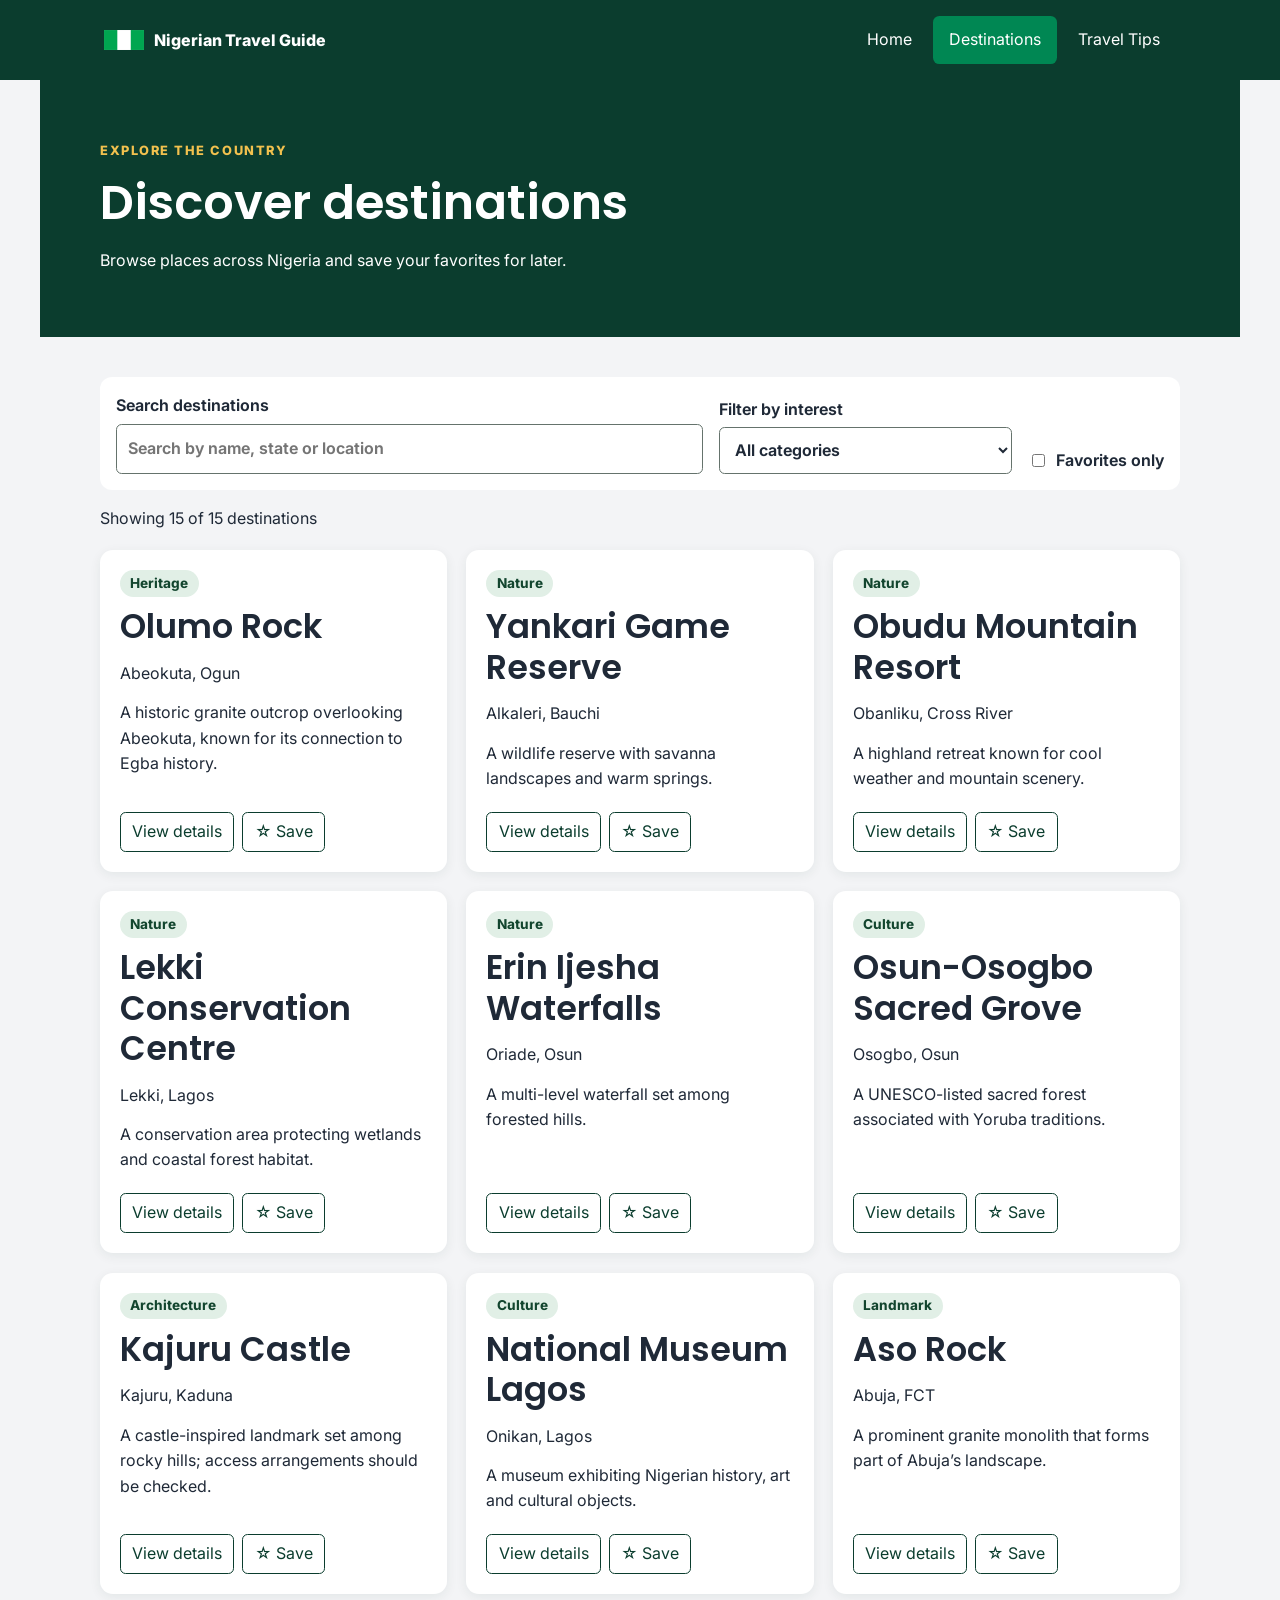
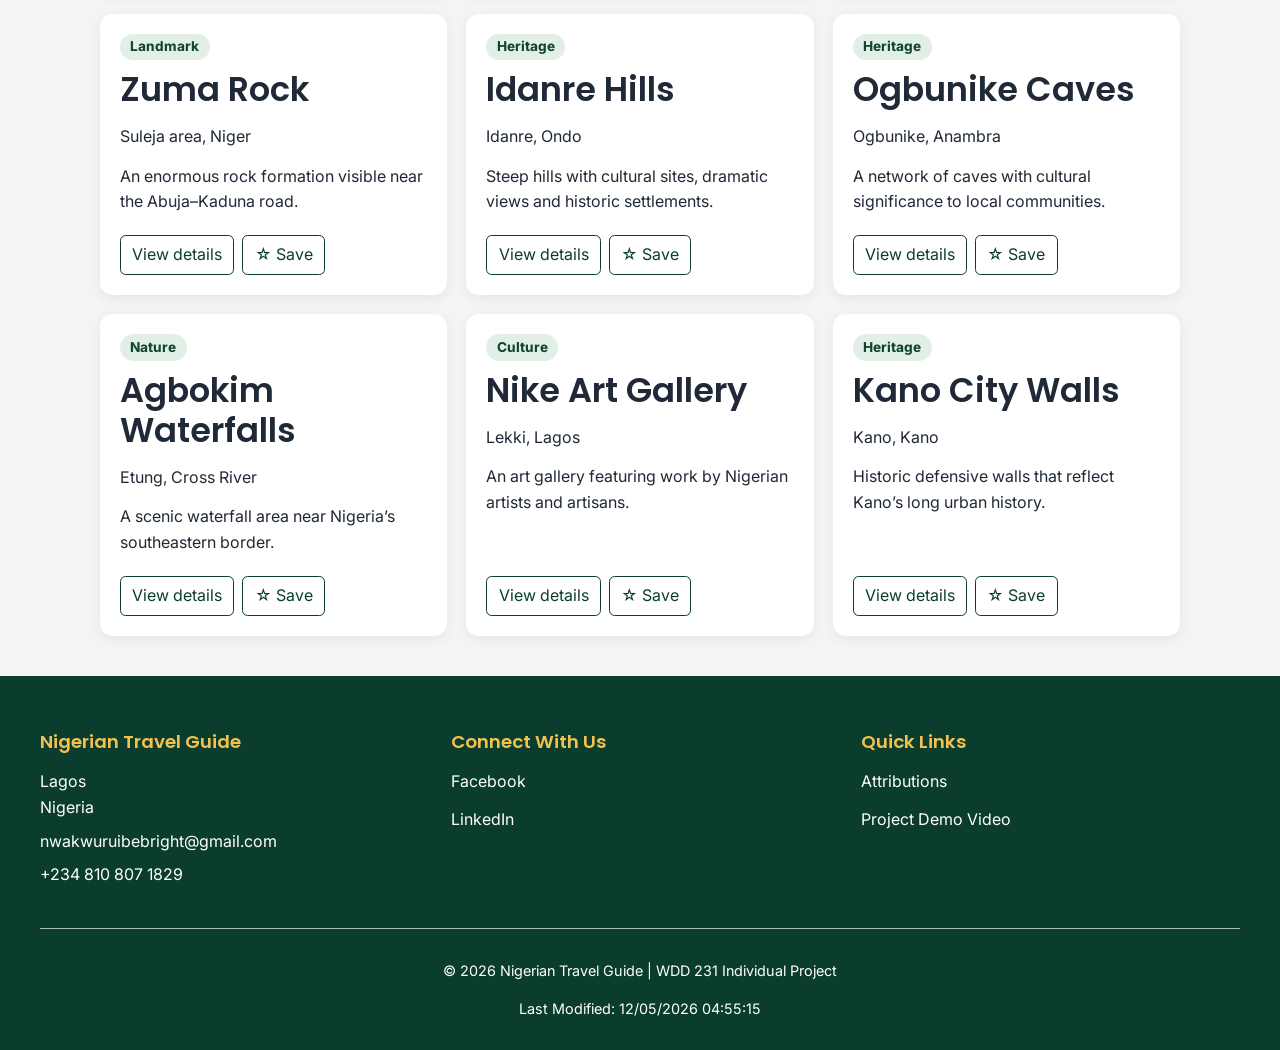
<file: final/destinations.html>
<!DOCTYPE html>
<html lang="en">

<head>
    <meta charset="UTF-8">
    <meta name="viewport" content="width=device-width,initial-scale=1">
    <title>Destinations | Nigerian Travel Guide</title>
    <meta name="description"
        content="Browse 15 Nigerian destinations by location and interest, and save your favorites.">
    <meta name="author" content="Nwakwuruibe Bright">
    <meta property="og:type" content="website">
    <meta property="og:title" content="Destinations | Nigerian Travel Guide">
    <meta property="og:description"
        content="Browse 15 Nigerian destinations by location and interest, and save your favorites.">
    <meta property="og:image" content="https://agilityb.github.io/wdd231/final/images/welcome-nigeria.webp">
    <meta property="og:url" content="https://agilityb.github.io/wdd231/final/destinations.html">


    <link rel="icon" href="images/favicon.ico">
    <link rel="stylesheet" href="styles/base.css">
    <link rel="stylesheet" href="styles/large.css">
    
    <script type="module" src="scripts/main.js"></script>
    <script type="module" src="scripts/destinations.js"></script>
    <link rel="preconnect" href="https://fonts.googleapis.com">
    <link rel="preconnect" href="https://fonts.gstatic.com" crossorigin>
    <link href="https://fonts.googleapis.com/css2?family=Poppins:wght@400;600;700&family=Inter:wght@400;500;600;700&display=swap" rel="stylesheet">
</head>

<body>
    <header class="site-header">
        <div class="header-inner"><a class="brand" href="index.html"><span aria-hidden="true"><img src="images/ng.webp" alt="Nigerian Flag" width="40" height="40"></span><span>Nigerian
                    Travel Guide</span></a><button id="menu-button" type="button" aria-label="Open navigation menu"
                aria-expanded="false" aria-controls="main-nav">☰</button>
            <nav id="main-nav" aria-label="Main navigation"><a href="index.html" data-page="index.html">Home</a><a
                    href="destinations.html" data-page="destinations.html">Destinations</a><a href="travel-tips.html"
                    data-page="travel-tips.html">Travel Tips</a></nav>
        </div>
    </header>
    <main id="main-content">
        <section class="page-banner">
            <p class="eyebrow">Explore the country</p>
            <h1>Discover destinations</h1>
            <p>Browse places across Nigeria and save your favorites for later.</p>
        </section>
        <section class="section">
            <div class="controls"><label for="search">Search destinations<input id="search" type="search"
                        placeholder="Search by name, state or location"></label><label for="category">Filter by
                    interest<select id="category">
                        <option value="all">All categories</option>
                        <option>Nature</option>
                        <option>Culture</option>
                        <option>Heritage</option>
                        <option>Landmark</option>
                        <option>Architecture</option>
                    </select></label><label class="favorite-filter"><input type="checkbox" id="favorites-only">
                    Favorites only</label></div>
            <p id="result-count" aria-live="polite">Loading destinations…</p>
            <div id="destination-list" class="destination-grid" aria-live="polite"></div>
            <p id="data-error" class="error" role="alert" hidden></p>
        </section>
        <dialog id="destination-dialog" aria-labelledby="dialog-title"><button id="close-dialog" class="close-dialog"
                type="button" aria-label="Close details">×</button>
            <div id="dialog-content"></div>
        </dialog>
    </main>
    <footer class="site-footer">
        <div class="footer-container">
    
            <!-- Contact Information -->
            <section class="footer-column">
                <h2>Nigerian Travel Guide</h2>
                <p>Lagos<br>Nigeria</p>
    
                <p>
                    <a href="mailto:nwakwuruibebright@gmail.com">
                        nwakwuruibebright@gmail.com
                    </a>
                </p>
    
                <p>
                    <a href="tel:+2348108071829">
                        +234 810 807 1829
                    </a>
                </p>
            </section>
    
            <!-- Social Media -->
            <section class="footer-column">
                <h2>Connect With Us</h2>
    
                <div class="social-links">
                    <a href="https://www.facebook.com/bright-nwakwuruibe" target="_blank" rel="noopener noreferrer">
                        Facebook
                    </a>
    
                    <a href="https://www.linkedin.com/in/bright-nwakwuruibe/" target="_blank" rel="noopener noreferrer">
                        LinkedIn
                    </a>
                </div>
            </section>
    
            <!-- Quick Links -->
            <section class="footer-column">
                <h2>Quick Links</h2>
    
                <div class="footer-links">
                
                    <a href="attributions.html">Attributions</a>
                
                
                    <!-- My Loom video link here -->
                    <a href="https://www.loom.com/share/713bcd8b9b924d6c8e0e8bc892cfa5e6" target="_blank">Project Demo Video</a>
                </div>
            </section>
    
        </div>
    
        <div class="footer-bottom">
            <p>
                &copy; <span id="currentyear"></span>
                Nigerian Travel Guide | WDD 231 Individual Project
            </p>
    
            <p id="lastModified"></p>
        </div>
    </footer>
</body>

</html>
</file>
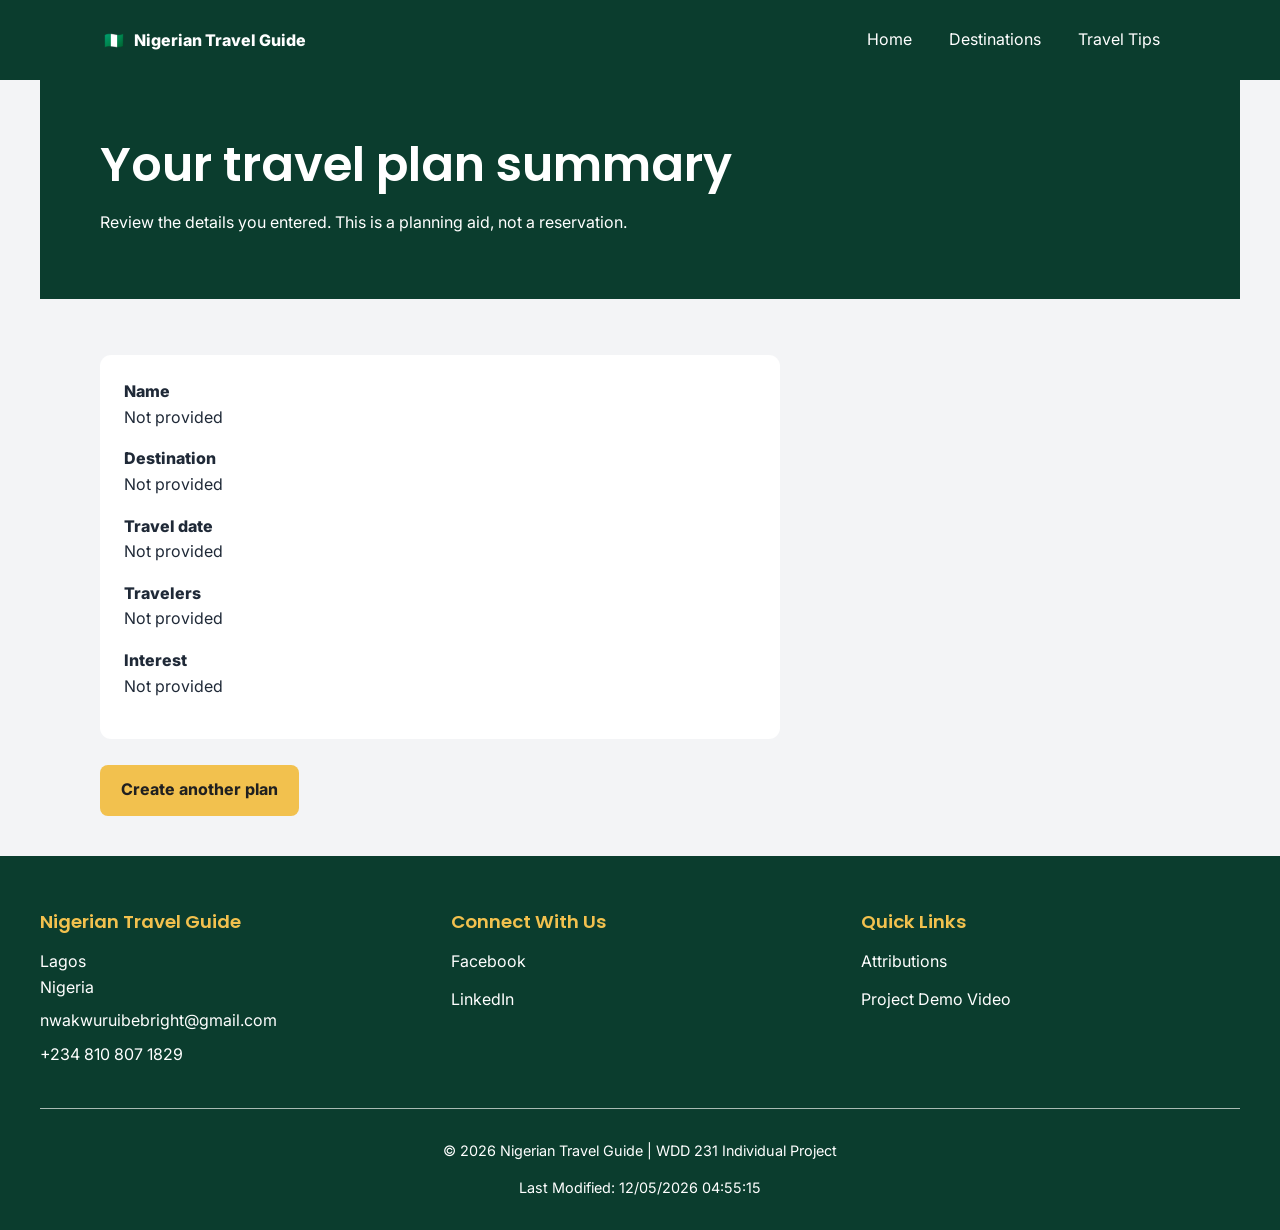
<file: final/form-action.html>
<!DOCTYPE html>
<html lang="en">

<head>
    <meta charset="UTF-8">
    <meta name="viewport" content="width=device-width,initial-scale=1">
    <title>Form Action | Nigerian Travel Guide</title>
    <meta name="description" content="View your submitted Nigerian travel planning information.">
    <meta name="author" content="Nwakwuruibe Bright">
    <meta property="og:type" content="website">
    <meta property="og:title" content="Form Action | Nigerian Travel Guide">
    <meta property="og:description" content="View your submitted Nigerian travel planning information.">
    <meta property="og:image" content="https://agilityb.github.io/wdd231/final/images/welcome-nigeria.webp">
    <meta property="og:url" content="https://agilityb.github.io/wdd231/final/form-action.html">


    <link rel="icon" href="images/favicon.ico">
    <link rel="stylesheet" href="styles/base.css">
    <link rel="stylesheet" href="styles/large.css">

    <script type="module" src="scripts/main.js"></script>
    <script type="module" src="scripts/form-action.js"></script>
    <link rel="preconnect" href="https://fonts.googleapis.com">
    <link rel="preconnect" href="https://fonts.gstatic.com" crossorigin>
    <link href="https://fonts.googleapis.com/css2?family=Poppins:wght@400;600;700&family=Inter:wght@400;500;600;700&display=swap" rel="stylesheet">
</head>

<body>
    <header class="site-header">
        <div class="header-inner"><a class="brand" href="index.html"><span aria-hidden="true">🇳🇬</span><span>Nigerian
                    Travel Guide</span></a><button id="menu-button" type="button" aria-label="Open navigation menu"
                aria-expanded="false" aria-controls="main-nav">☰</button>
            <nav id="main-nav" aria-label="Main navigation"><a href="index.html" data-page="index.html">Home</a><a
                    href="destinations.html" data-page="destinations.html">Destinations</a><a href="travel-tips.html"
                    data-page="travel-tips.html">Travel Tips</a></nav>
        </div>
    </header>
    <main id="main-content">
        <section class="page-banner">
            <h1>Your travel plan summary</h1>
            <p>Review the details you entered. This is a planning aid, not a reservation.</p>
        </section>
        <section class="section narrow">
            <dl id="submitted-data" class="summary-list"></dl><a class="button" href="travel-tips.html">Create another
                plan</a>
        </section>
    </main>
    <footer class="site-footer">
        <div class="footer-container">
    
            <!-- Contact Information -->
            <section class="footer-column">
                <h2>Nigerian Travel Guide</h2>
                <p>Lagos<br>Nigeria</p>
    
                <p>
                    <a href="mailto:nwakwuruibebright@gmail.com">
                        nwakwuruibebright@gmail.com
                    </a>
                </p>
    
                <p>
                    <a href="tel:+2348108071829">
                        +234 810 807 1829
                    </a>
                </p>
            </section>
    
            <!-- Social Media -->
            <section class="footer-column">
                <h2>Connect With Us</h2>
    
                <div class="social-links">
                    <a href="https://www.facebook.com/bright-nwakwuruibe" target="_blank" rel="noopener noreferrer">
                        Facebook
                    </a>
    
                    <a href="https://www.linkedin.com/in/bright-nwakwuruibe/" target="_blank" rel="noopener noreferrer">
                        LinkedIn
                    </a>
                </div>
            </section>
    
            <!-- Quick Links -->
            <section class="footer-column">
                <h2>Quick Links</h2>
    
                <div class="footer-links">
                
                    <a href="attributions.html">Attributions</a>
                
                
                    <!-- My Loom video link here -->
                    <a href="https://www.loom.com/share/713bcd8b9b924d6c8e0e8bc892cfa5e6" target="_blank">Project Demo Video</a>
                </div>
            </section>
    
        </div>
    
        <div class="footer-bottom">
            <p>
                &copy; <span id="currentyear"></span>
                Nigerian Travel Guide | WDD 231 Individual Project
            </p>
    
            <p id="lastModified"></p>
        </div>
    </footer>
</body>

</html>
</file>
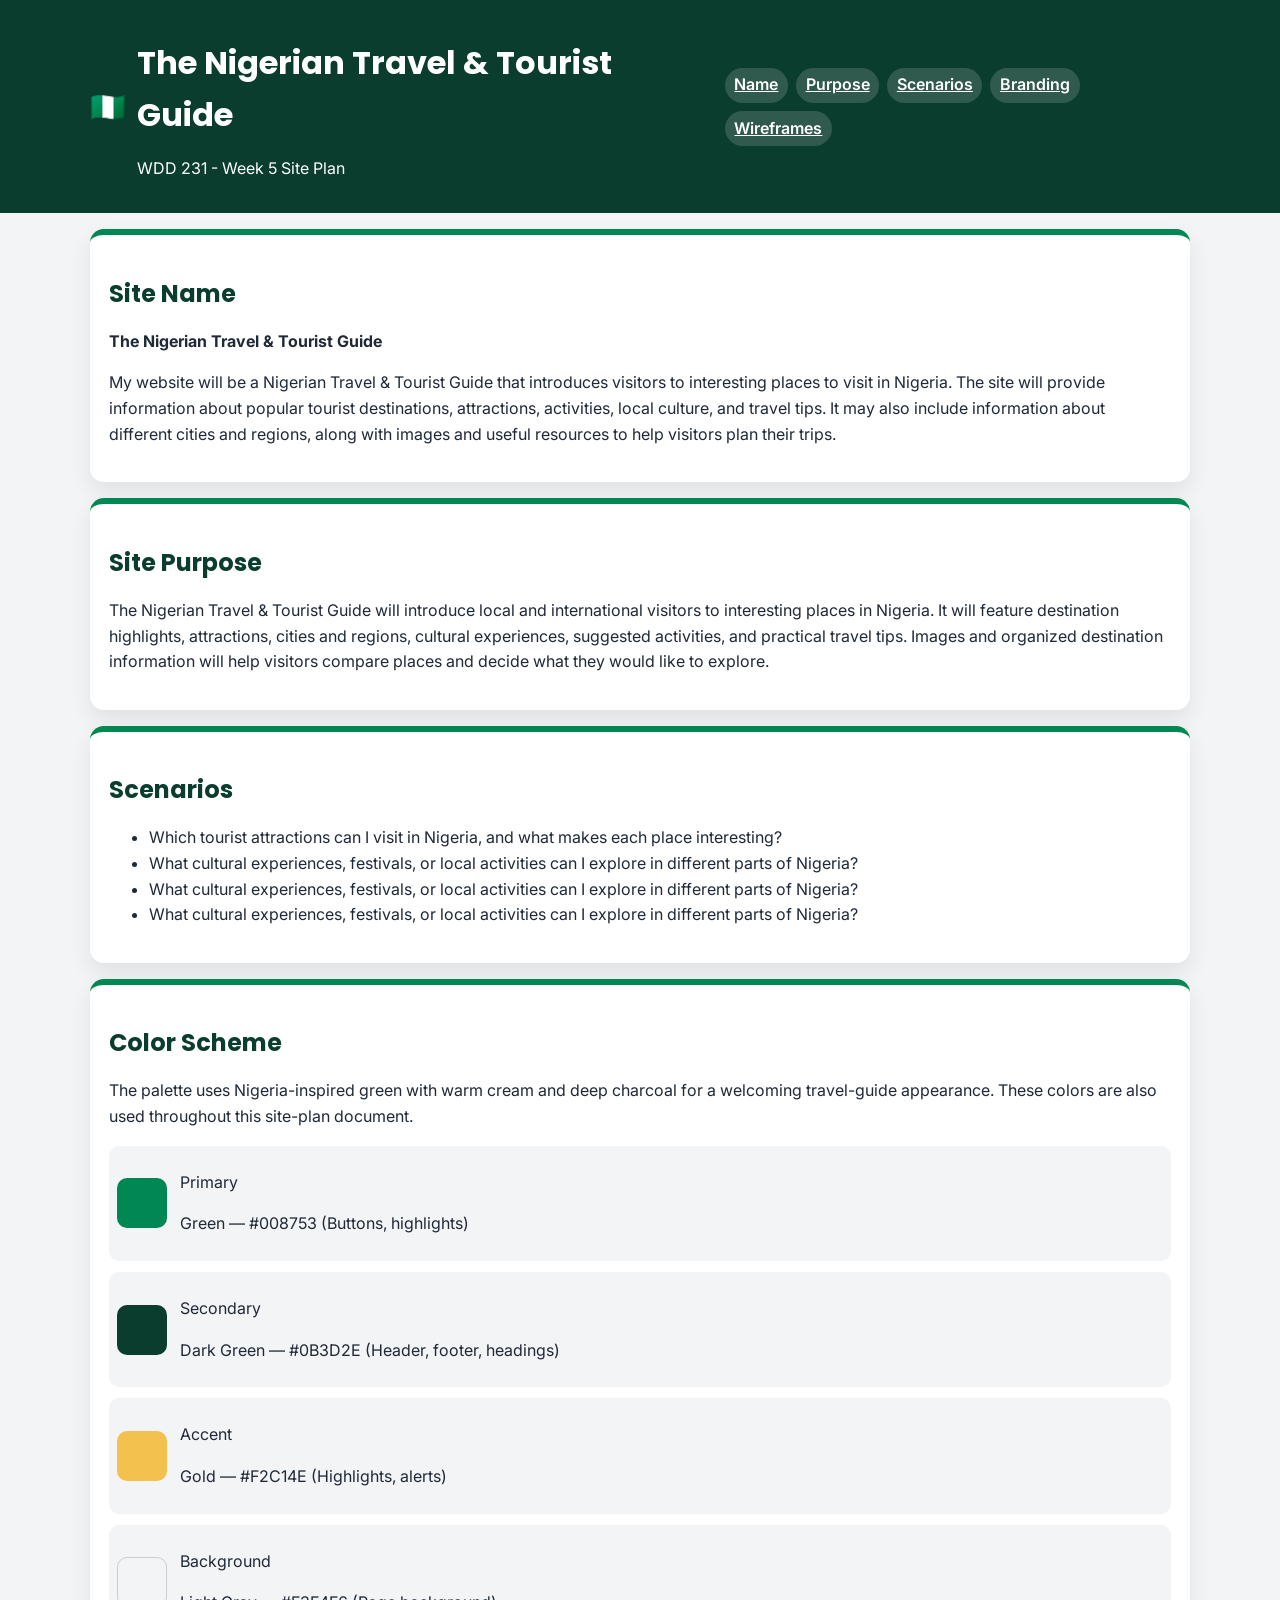
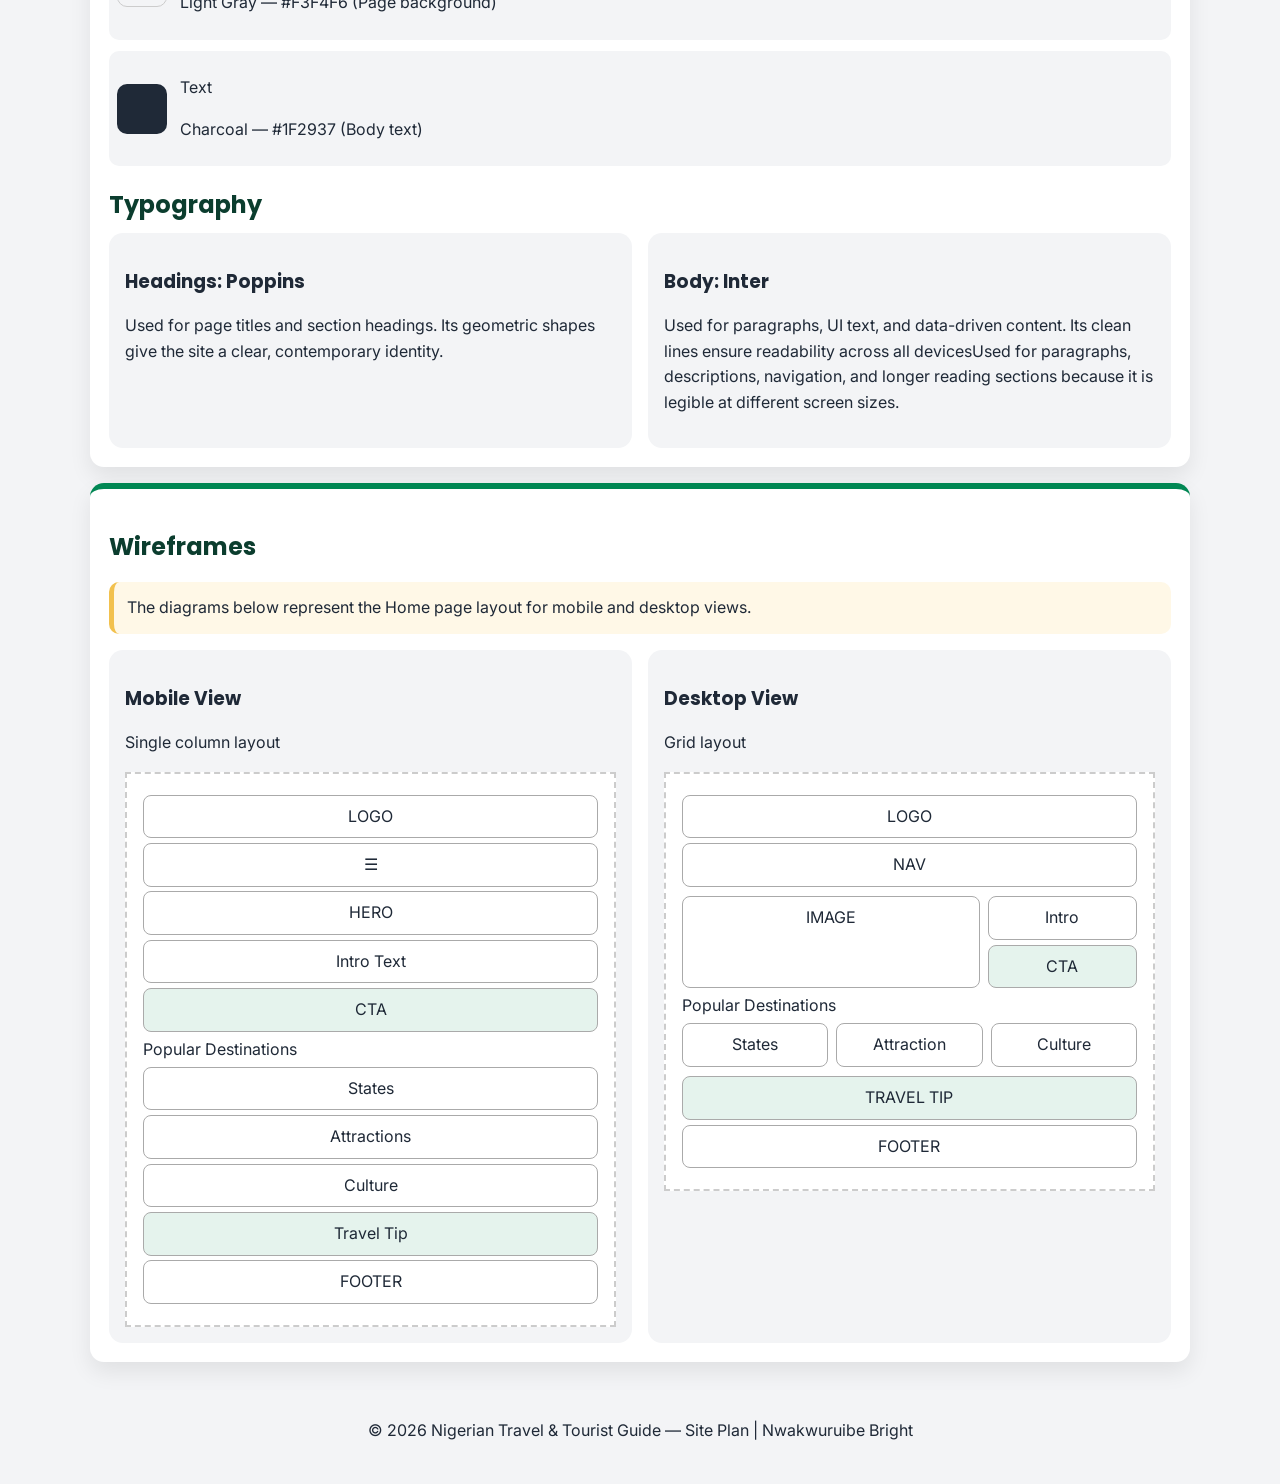
<file: final/site-plan.html>
<!doctype html>
<html lang="en">
<head>
<meta charset="utf-8">
<meta name="viewport" content="width=device-width, initial-scale=1">
<meta name="description" content="WDD 231 Final Project Site Plan - Nigerian Travel & Tourist Guide.">
<title>Nigerian Travel &amp; Tourist Guide | Site Plan</title>
<meta name="author" content="Nwakwuruibe Bright">

<link rel="stylesheet" href="styles/site-plan.css">
<link rel="stylesheet" href="styles/siteplan-large.css">
    <link rel="preconnect" href="https://fonts.googleapis.com">
    <link rel="preconnect" href="https://fonts.gstatic.com" crossorigin>
    <link href="https://fonts.googleapis.com/css2?family=Poppins:wght@400;600;700&family=Inter:wght@400;500;600;700&display=swap" rel="stylesheet">
</head>

<body>


<header class="site-header">
    <div class="container header-inner">
        <div class="brand">
            <span class="brand-mark">🇳🇬</span>
            <div>
                <h1>The Nigerian Travel &amp; Tourist Guide</h1>
                <p class="subtitle">WDD 231 - Week 5 Site Plan</p>
            </div>
        </div>

        <nav class="site-nav">
            <a href="#name">Name</a>
            <a href="#purpose">Purpose</a>
            <a href="#scenarios">Scenarios</a>
            <a href="#branding">Branding</a>
            <a href="#wireframes">Wireframes</a>
        </nav>
    </div>
</header>

<main class="container">

    <section class="card" id="name">
        <h2>Site Name</h2>
        <p><strong>The Nigerian Travel &amp; Tourist Guide</strong></p>

        <p>
            My website will be a Nigerian Travel & Tourist Guide that introduces visitors to interesting places to visit in Nigeria.
            The site will provide information about popular tourist destinations, attractions, activities, local culture, and travel
            tips. It may also include information about different cities and regions, along with images and useful resources to help
            visitors plan their trips.
        </p>
    </section>

    <section class="card" id="purpose">
        <h2>Site Purpose</h2>
        <p>
            The Nigerian Travel &amp; Tourist Guide will introduce local and international visitors to interesting places in
            Nigeria. It will feature destination highlights, attractions, cities and regions, cultural experiences, suggested
            activities, and practical travel tips. Images and organized destination information will help visitors compare
            places and decide what they would like to explore.
        </p>
    </section>

    <section class="card" id="scenarios">
        <h2>Scenarios</h2>
        <ul>
            <li>Which tourist attractions can I visit in Nigeria, and what makes each place interesting?</li>
            <li>What cultural experiences, festivals, or local activities can I explore in different parts of Nigeria?</li>
            <li>What cultural experiences, festivals, or local activities can I explore in different parts of Nigeria?</li>
            <li>What cultural experiences, festivals, or local activities can I explore in different parts of Nigeria?</li>
        </ul>
    </section>


    <section class="card" id="branding">
        <h2>Color Scheme</h2>
        <p>The palette uses Nigeria-inspired green with warm cream and deep charcoal for a welcoming travel-guide appearance. These
        colors are also used throughout this site-plan document.</p>

        <div class="colors">

            <div class="color">
                <div class="chip primary"></div>
                <div>
                    <p class="color-title">Primary</p>
                    <p class="color-meta">Green — #008753 (Buttons, highlights)</p>
                </div>
            </div>

            <div class="color">
                <div class="chip secondary"></div>
                <div>
                    <p class="color-title">Secondary</p>
                    <p class="color-meta">Dark Green — #0B3D2E (Header, footer, headings)</p>
                </div>
            </div>

            <div class="color">
                <div class="chip accent"></div>
                <div>
                    <p class="color-title">Accent</p>
                    <p class="color-meta">Gold — #F2C14E (Highlights, alerts)</p>
                </div>
            </div>

            <div class="color">
                <div class="chip muted-bg"></div>
                <div>
                    <p class="color-title">Background</p>
                    <p class="color-meta">Light Gray — #F3F4F6 (Page background)</p>
                </div>
            </div>

            <div class="color">
                <div class="chip text"></div>
                <div>
                    <p class="color-title">Text</p>
                    <p class="color-meta">Charcoal — #1F2937 (Body text)</p>
                </div>
            </div>

        </div>

        <h2>Typography</h2>
        <div class="type-grid">

            <div class="type-sample">
                <h3 class="font-heading">Headings: Poppins</h3>
                <p class="type-example font-heading">
                    Used for page titles and section headings. Its geometric shapes give the site a clear, contemporary identity.
                </p>
            </div>

            <div class="type-sample">
                <h3 class="font-body">Body: Inter</h3>
                <p class="type-example font-body">
                    Used for paragraphs, UI text, and data-driven content. Its clean lines ensure readability across all devicesUsed for paragraphs, descriptions, navigation, and longer reading sections because it is legible at different screen
                    sizes.
                </p>
            </div>

        </div>
    </section>

    <section class="card" id="wireframes">
        <h2>Wireframes</h2>
        <p class="note">
            The diagrams below represent the Home page layout for mobile and desktop views.
        </p>

        <div class="wireframe-grid">

            <article class="wireframe">
                <header class="wireframe-head">
                    <h3>Mobile View</h3>
                    <p>Single column layout</p>
                </header>

                <div class="wf-box">
                    <div class="wf-row">
                        <div class="wf-block wf-logo">LOGO</div>
                        <div class="wf-block wf-menu">☰</div>
                    </div>
                    <div class="wf-hero">HERO</div>
                    <div class="wf-text">Intro Text</div>
                    <div class="wf-btn">CTA</div>

                    <div class="wf-section-title">Popular Destinations</div>
                    <div class="wf-cards one">
                        <div class="wf-card">States</div>
                        <div class="wf-card">Attractions</div>
                        <div class="wf-card">Culture</div>

                    </div>
                    
                    <div class="wf-btn">Travel Tip</div>
                    <div class="wf-footer">FOOTER</div>
                </div>
            </article>

            <article class="wireframe">
                <header class="wireframe-head">
                    <h3>Desktop View</h3>
                    <p>Grid layout</p>
                </header>

                <div class="wf-box">
                    <div class="wf-row wide">
                        <div class="wf-block wf-logo">LOGO</div>
                        <div class="wf-block wf-nav">NAV</div>
                    </div>

                    <div class="wf-hero-split">
                        <div class="wf-hero">IMAGE</div>
                        <div class="wf-side">
                            <div class="wf-text">Intro</div>
                            <div class="wf-btn">CTA</div>
                        </div>
                    </div>

                    <div class="wf-section-title">Popular Destinations</div>
                    <div class="wf-cards three">
                        <div class="wf-card">States</div>
                        <div class="wf-card">Attraction</div>
                        <div class="wf-card">Culture</div>
                    </div>

                    <div class="wf-btn">TRAVEL TIP</div>
                    <div class="wf-footer">FOOTER</div>
                </div>
            </article>

        </div>
    </section>

</main>

<footer class="site-footer">
    <div class="container footer-inner">
        <p>&copy; 2026 Nigerian Travel &amp; Tourist Guide — Site Plan | Nwakwuruibe Bright</p>
    </div>
</footer>

</body>

</html>
</file>
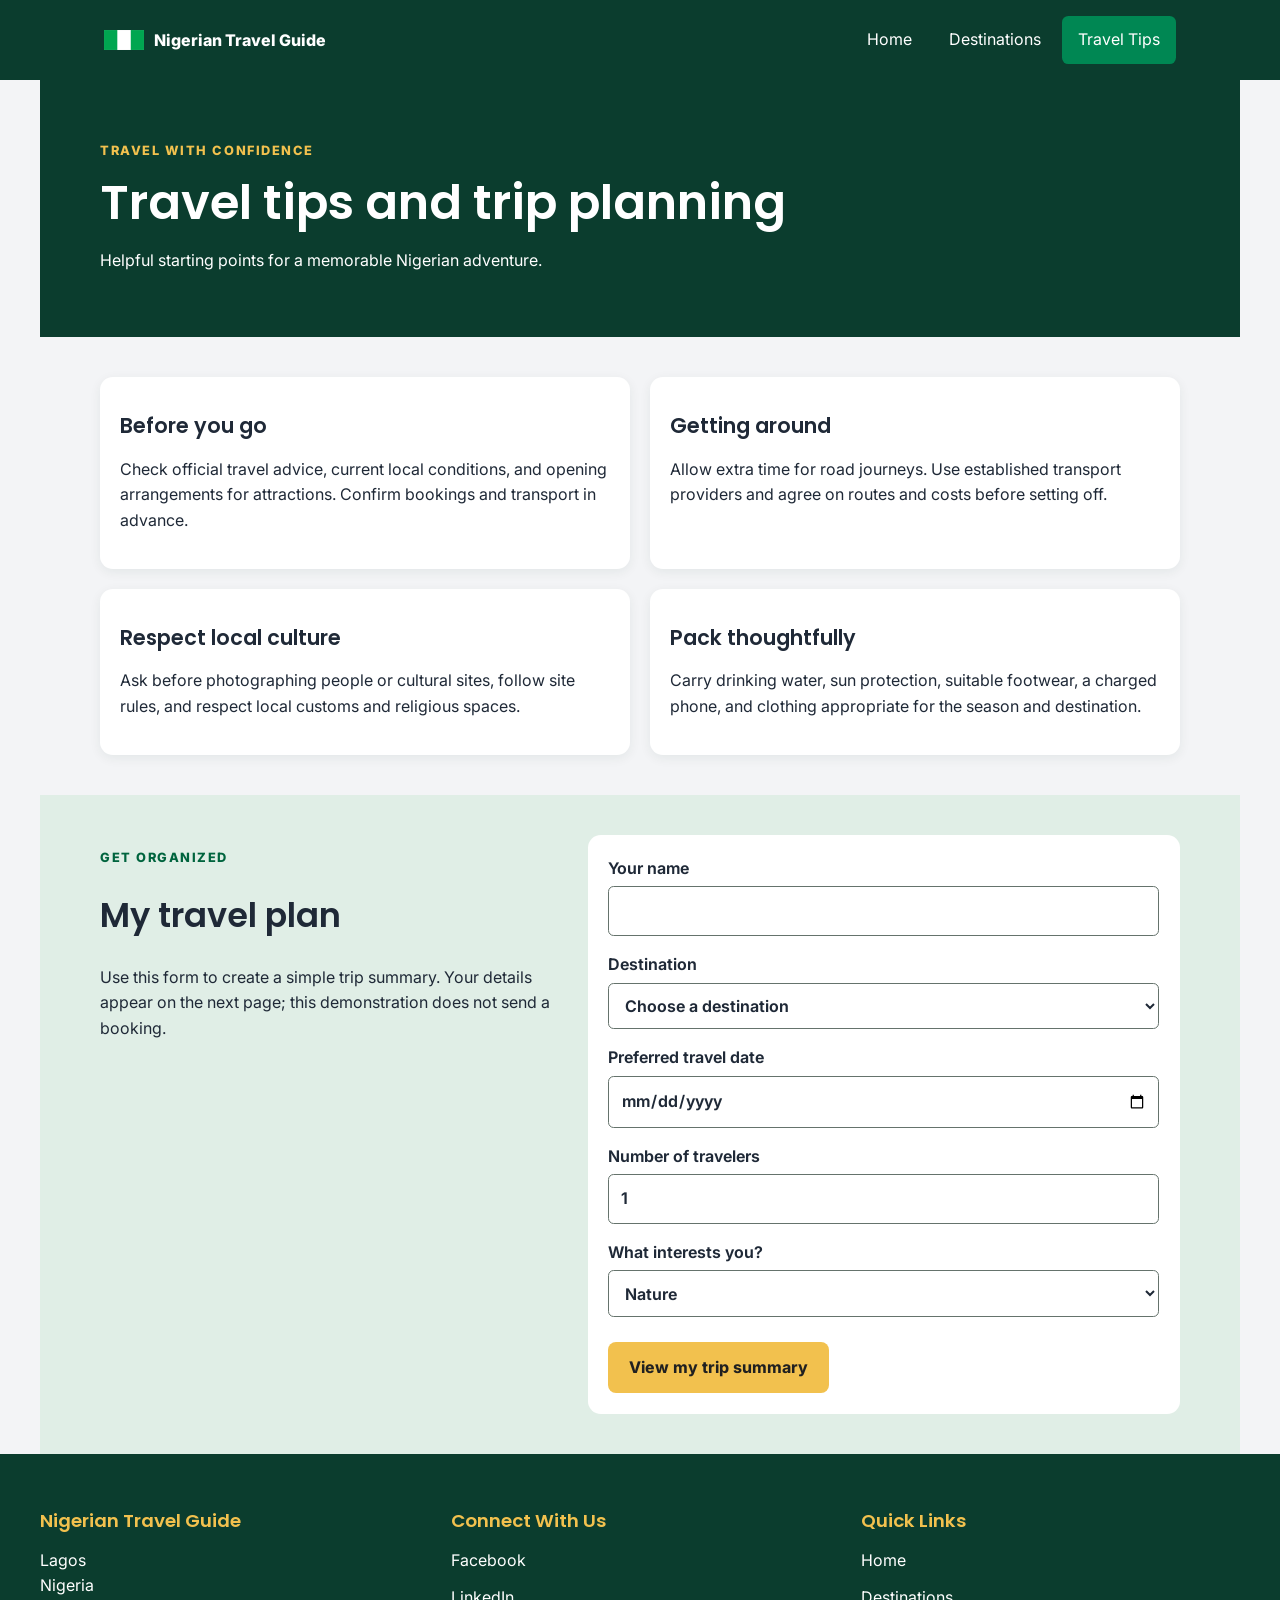
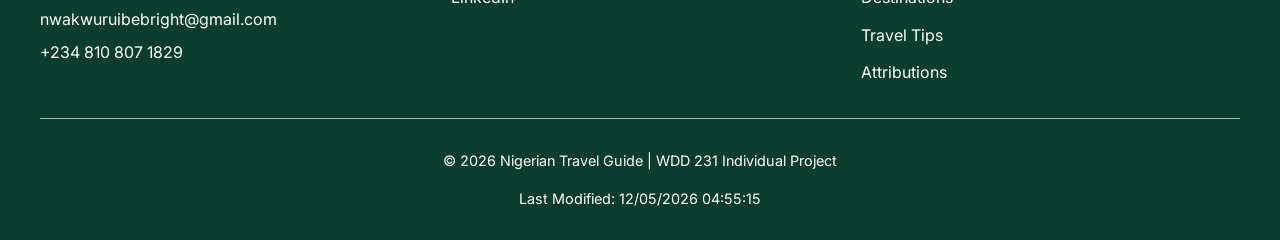
<file: final/travel-tips.html>
<!DOCTYPE html>
<html lang="en">

<head>
    <meta charset="UTF-8">
    <meta name="viewport" content="width=device-width,initial-scale=1">
    <title>Travel Tips | Nigerian Travel Guide</title>
    <meta name="description" content="Find practical Nigeria travel advice and create a personal trip summary.">
    <meta name="author" content="Nwakwuruibe Bright">
    <meta property="og:type" content="website">
    <meta property="og:title" content="Travel Tips | Nigerian Travel Guide">
    <meta property="og:description" content="Find practical Nigeria travel advice and create a personal trip summary.">
    <meta property="og:image" content="https://agilityb.github.io/wdd231/final/images/welcome-nigeria.webp">
    <meta property="og:url" content="https://agilityb.github.io/wdd231/final/travel-tips.html">

    <link rel="icon" href="images/favicon.ico">
    <link rel="stylesheet" href="styles/base.css">
    <link rel="stylesheet" href="styles/large.css">

    <script type="module" src="scripts/main.js"></script>
    <link rel="preconnect" href="https://fonts.googleapis.com">
    <link rel="preconnect" href="https://fonts.gstatic.com" crossorigin>
    <link href="https://fonts.googleapis.com/css2?family=Poppins:wght@400;600;700&family=Inter:wght@400;500;600;700&display=swap" rel="stylesheet">
</head>

<body>
    <header class="site-header">
        <div class="header-inner"><a class="brand" href="index.html"><span aria-hidden="true"><img src="images/ng.webp" alt="Nigerian Flag" width="40" height="40"></span><span>Nigerian
                    Travel Guide</span></a><button id="menu-button" type="button" aria-label="Open navigation menu"
                aria-expanded="false" aria-controls="main-nav">☰</button>
            <nav id="main-nav" aria-label="Main navigation"><a href="index.html" data-page="index.html">Home</a><a
                    href="destinations.html" data-page="destinations.html">Destinations</a><a href="travel-tips.html"
                    data-page="travel-tips.html">Travel Tips</a></nav>
        </div>
    </header>
    <main id="main-content">
        <section class="page-banner">
            <p class="eyebrow">Travel with confidence</p>
            <h1>Travel tips and trip planning</h1>
            <p>Helpful starting points for a memorable Nigerian adventure.</p>
        </section>
        <section class="section tips-grid">
            <article class="tip">
                <h2>Before you go</h2>
                <p>Check official travel advice, current local conditions, and opening arrangements for attractions.
                    Confirm bookings and transport in advance.</p>
            </article>
            <article class="tip">
                <h2>Getting around</h2>
                <p>Allow extra time for road journeys. Use established transport providers and agree on routes and costs
                    before setting off.</p>
            </article>
            <article class="tip">
                <h2>Respect local culture</h2>
                <p>Ask before photographing people or cultural sites, follow site rules, and respect local customs and
                    religious spaces.</p>
            </article>
            <article class="tip">
                <h2>Pack thoughtfully</h2>
                <p>Carry drinking water, sun protection, suitable footwear, a charged phone, and clothing appropriate
                    for the season and destination.</p>
            </article>
        </section>
        <section class="section form-section">
            <div>
                <p class="eyebrow">Get organized</p>
                <h2>My travel plan</h2>
                <p>Use this form to create a simple trip summary. Your details appear on the next page; this
                    demonstration does not send a booking.</p>
            </div>
            <form action="form-action.html" method="get"><label for="traveler">Your name <input id="traveler"
                        name="traveler" type="text" required maxlength="60" autocomplete="name"></label><label
                    for="destination">Destination <select id="destination" name="destination" required>
                        <option value="">Choose a destination</option>
                        <option>Olumo Rock</option>
                        <option>Idanre Hills</option>
                        <option>National Museum Lagos</option>
                        <option>Obudu Mountain Resort</option>
                        <option>Osun-Osogbo Sacred Grove</option>
                    </select></label><label for="travel-date">Preferred travel date <input id="travel-date"
                        name="travel-date" type="date" required></label><label for="travelers">Number of travelers
                    <input id="travelers" name="travelers" type="number" min="1" max="20" value="1"
                        required></label><label for="interest">What interests you? <select id="interest"
                        name="interest">
                        <option>Nature</option>
                        <option>Culture</option>
                        <option>History</option>
                        <option>Photography</option>
                    </select></label><button class="button" type="submit">View my trip summary</button></form>
        </section>
    </main>
    <footer class="site-footer">
        <div class="footer-container">
    
            <!-- Contact Information -->
            <section class="footer-column">
                <h2>Nigerian Travel Guide</h2>
                <p>Lagos<br>Nigeria</p>
    
                <p>
                    <a href="mailto:nwakwuruibebright@gmail.com">
                        nwakwuruibebright@gmail.com
                    </a>
                </p>
    
                <p>
                    <a href="tel:+2348108071829">
                        +234 810 807 1829
                    </a>
                </p>
            </section>
    
            <!-- Social Media -->
            <section class="footer-column">
                <h2>Connect With Us</h2>
    
                <div class="social-links">
                    <a href="https://www.facebook.com/bright-nwakwuruibe" target="_blank" rel="noopener noreferrer">
                        Facebook
                    </a>
    
                    <a href="https://www.linkedin.com/in/bright-nwakwuruibe/" target="_blank" rel="noopener noreferrer">
                        LinkedIn
                    </a>
                </div>
            </section>
    
            <!-- Quick Links -->
            <section class="footer-column">
                <h2>Quick Links</h2>
    
                <div class="footer-links">
                    <a href="index.html">Home</a>
                    <a href="destinations.html">Destinations</a>
                    <a href="travel-tips.html">Travel Tips</a>
                    <a href="attributions.html">Attributions</a>
                </div>
    
                <!-- My Loom video link here -->
            </section>
    
        </div>
    
        <div class="footer-bottom">
            <p>
                &copy; <span id="currentyear"></span>
                Nigerian Travel Guide | WDD 231 Individual Project
            </p>
    
            <p id="lastModified"></p>
        </div>
    </footer>
</body>

</html>
</file>
<file: styles/small.css>
/* ==============================
   TASK: WDD 231 COURSE HOME PAGE
   MOBILE / BASE STYLES
   ============================== */

:root {
    --primary: #4f0c8e;
    --primary-dark: #350660;
    --accent: #ffc857;
    --background: #f7f5fa;
    --white: #ffffff;
    --text: #222222;
    --muted: #666666;
    --border: #d9d9d9;  
    --completed-bg: #eee6f7;
    --shadow: 0 4px 14px rgba(0, 0, 0, 0.08);
    --radius: 10px;
}

/* ---------- RESET ---------- */

*,
*::before,
*::after {
    box-sizing: border-box;
}

html {
    scroll-behavior: smooth;
}

body {
    margin: 0;
    font-family: "Poppins", sans-serif;
    font-size: 16px;
    line-height: 1.6;
    background-color: var(--background);
    color: var(--text);
}

/* ---------- IMAGES ---------- */

img {
    display: block;
    max-width: 100%;
    height: auto;
}

/* ---------- LINKS ---------- */

a {
    color: inherit;
}

/* ---------- HEADER ---------- */

header {
    background-color: var(--primary);
    color: var(--white);
    padding: 1rem;
    display: flex;
    flex-wrap: wrap;
    align-items: center;
    justify-content: space-between;
    gap: 1rem;
}

.site-brand {
    display: flex;
    align-items: center;
    gap: 0.75rem;
}

.site-brand img {
    width: 48px;
    height: 48px;
}

.site-brand span {
    font-size: 1.1rem;
    font-weight: 700;
}

/* ---------- MOBILE MENU BUTTON ---------- */

.nav-toggle {
    display: block;
    background-color: transparent;
    color: var(--white);
    border: 2px solid var(--white);
    border-radius: 6px;
    padding: 0.25rem 0.65rem;
    font-size: 1.5rem;
    line-height: 1;
    cursor: pointer;
}

.nav-toggle:hover {
    background-color: var(--accent);
    color: var(--primary);
}

/* ---------- NAVIGATION ---------- */

.navigation {
    display: none;
    width: 100%;
    flex-direction: column;
}

.navigation.open {
    display: flex;
}

.navigation a {
    display: block;
    color: var(--white);
    text-decoration: none;
    padding: 0.75rem 1rem;
    border-bottom: 3px solid transparent;
    transition: background-color 0.2s ease, border-color 0.2s ease;
}

.navigation a:hover,
.navigation a:focus-visible {
    background-color: var(--primary-dark);
    border-bottom-color: var(--accent);
}

.navigation a.active {
    color: var(--accent);
    font-weight: 700;
}

/* ---------- MAIN ---------- */

main {
    width: min(92%, 1100px);
    margin: 0 auto;
    padding: 2rem 0;
}

h1,
h2,
h3 {
    line-height: 1.25;
}

h1 {
    color: var(--primary);
    text-align: center;
    margin: 0 0 2rem;
    font-size: 2rem;
}

h2 {
    margin: 0;
    padding: 0.85rem 1rem;
    background-color: var(--primary);
    color: var(--white);
    text-align: center;
    font-size: 1.25rem;
}

h3 {
    color: var(--primary);
    margin-top: 0;
}

/* ---------- GENERAL CARDS ---------- */

.card {
    background-color: var(--white);
    border: 1px solid var(--border);
    border-radius: var(--radius);
    box-shadow: var(--shadow);
    overflow: hidden;
}

.card-content {
    padding: 1.5rem;
}

/* ---------- ABOUT + PHOTO ---------- */

.info-grid {
    display: grid;
    gap: 1.5rem;
    margin-bottom: 1.5rem;
}

.photo-card {
    display: flex;
    justify-content: center;
    align-items: center;
}

.photo-card img {
    width: 300px;
    max-width: 100%;
    border-radius: 6px;
}

/* ---------- COURSES ---------- */

.courses-section {
    margin-top: 1.5rem;
}

.filter-buttons {
    display: flex;
    justify-content: center;
    align-items: center;
    flex-wrap: wrap;
    gap: 0.75rem;
    margin-bottom: 1.5rem;
}

.filter-buttons button {
    border: 2px solid var(--primary);
    border-radius: 25px;
    background-color: var(--white);
    color: var(--primary);
    padding: 0.6rem 1.1rem;
    font-family: inherit;
    font-weight: 600;
    cursor: pointer;
    transition: background-color 0.2s ease, color 0.2s ease;
}

.filter-buttons button:hover,
.filter-buttons button:focus-visible {
    background-color: var(--primary);
    color: var(--white);
}

.course-container {
    display: grid;
    grid-template-columns: 1fr;
    gap: 1rem;
}

/* ---------- COURSE BUTTON ---------- */

.course-card {
    padding: 0;
    overflow: hidden;
}

.course-button {
    width: 100%;
    border: none;
    padding: 1rem;
    background-color: var(--primary);
    color: var(--white);
    font-family: inherit;
    font-size: 1rem;
    font-weight: 700;
    text-align: center;
    cursor: pointer;
    transition: background-color 0.2s ease, color 0.2s ease;
}

.course-button:hover,
.course-button:focus-visible {
    background-color: var(--primary-dark);
}

.course-card.completed .course-button {
    background-color: var(--primary-dark);
    color: var(--accent);
}

.course-details {
    display: none;
    padding: 1.25rem;
    background-color: var(--white);
}

.course-details.show {
    display: block;
}

.course-details h3 {
    margin-top: 0;
    color: var(--primary);
}

.course-details p {
    margin: 0.6rem 0;
}

/* ---------- CREDIT TOTAL ---------- */

.credits {
    margin: 1.5rem 0 0;
    padding: 1rem;
    background-color: var(--primary);
    color: var(--white);
    border-radius: var(--radius);
    text-align: center;
    font-weight: 700;
}

/* ---------- FOOTER ---------- */

footer {
    background-color: var(--primary-dark);
    color: var(--white);
    text-align: center;
    padding: 2rem 1rem;
    margin-top: 2rem;
}

.social-links {
    display: flex;
    justify-content: center;
    align-items: center;
    gap: 1rem;
    margin-bottom: 1rem;
}

.social-links a {
    display: inline-block;
    border-radius: 50%;
    transition: transform 0.2s ease;
}

.social-links a:hover,
.social-links a:focus-visible {
    transform: scale(1.08);
}

.social-links img {
    width: 40px;
    height: 40px;
}

footer p {
    margin: 0.5rem 0;
    font-size: 0.9rem;
}

/* ---------- FOCUS ACCESSIBILITY ---------- */

button:focus-visible,
a:focus-visible {
    outline: 3px solid var(--accent);
    outline-offset: 3px;
}

/* ---------- SMALL SCREEN SAFETY ---------- */

@media (max-width: 319px) {
    body {
        font-size: 15px;
    }

    main {
        width: 94%;
    }

    .filter-buttons button {
        width: 100%;
    }
}
</file>
<file: styles/large.css>
/* ==============================
   WDD 231 COURSE HOME PAGE
   LARGE SCREEN STYLES
   ============================== */

@media (min-width: 768px) {

    /* ---------- HEADER ---------- */

    header {
        padding: 1rem 5%;
        flex-wrap: nowrap;
    }

    .site-brand span {
        font-size: 1.2rem;
    }

    /* ---------- NAVIGATION ---------- */

    .nav-toggle {
        display: none;
    }

    .navigation {
        display: flex;
        width: auto;
        flex-direction: row;
        align-items: center;
        gap: 0.25rem;
        margin-left: auto;
    }

    .navigation a {
        padding: 0.5rem 1rem;
        border-bottom: 3px solid transparent;
    }

    .navigation a:hover,
    .navigation a:focus-visible {
        background-color: transparent;
        border-bottom-color: var(--accent);
    }

    /* ---------- MAIN ---------- */

    main {
        padding: 3rem 0;
    }

    h1 {
        font-size: 2.5rem;
    }

    /* ---------- ABOUT + PHOTO ---------- */

    .info-grid {
        grid-template-columns: 2fr 1fr;
        align-items: stretch;
    }

    .info-grid .card {
        height: 100%;
    }

    .photo-card {
        min-height: 100%;
    }

    /* ---------- COURSES ---------- */

    .course-container {
        grid-template-columns: repeat(3, 1fr);
        gap: 1.25rem;
    }

    .course-card {
        height: 100%;
    }

    .filter-buttons {
        gap: 1rem;
    }

    /* ---------- FOOTER ---------- */

    footer {
        padding: 2.5rem 1rem;
    }
}

/* ---------- WIDER DESKTOP ---------- */

@media (min-width: 1100px) {

    header {
        padding-left: max(5%, calc((100% - 1100px) / 2));
        padding-right: max(5%, calc((100% - 1100px) / 2));
    }

    main {
        width: min(90%, 1100px);
    }
}
</file>
<file: chamber/styles/small.css>
/* =========================================
   UMUAHIA CHAMBER OF COMMERCE
   MOBILE / BASE STYLES
   WDD 231 CHAMBER PROJECT
   ========================================= */

/* ---------- CSS VARIABLES ---------- */

:root {
    --primary: #14532d;
    --primary-dark: #0f3d21;
    --secondary: #d4a72c;
    --accent-text: #f4c95d;
    --accent-dark: #8a6500;
    --background: #f8faf9;
    --white: #ffffff;
    --text: #1f2937;
    --muted: #64748b;
    --border: #d9e2dc;

    --shadow: 0 4px 14px rgba(0, 0, 0, 0.08);
    --radius: 10px;
}


/* ---------- RESET ---------- */

*,
*::before,
*::after {
    box-sizing: border-box;
}

html {
    scroll-behavior: smooth;
}

body {
    margin: 0;
    font-family: "Poppins", sans-serif;
    font-size: 16px;
    line-height: 1.6;
    background-color: var(--background);
    color: var(--text);
}

img {
    display: block;
    max-width: 100%;
    height: auto;
}

a {
    color: inherit;
}


/* ---------- GENERAL CONTAINERS ---------- */

.container {
    width: min(92%, 1100px);
    margin: 0 auto;
}

.section {
    padding: 3.5rem 0;
}

.section-heading {
    margin-bottom: 2rem;
    text-align: center;
}

.section-heading h2,
.intro h2 {
    margin: 0;
    color: var(--primary);
    line-height: 1.25;
}

.section-label,
.eyebrow {
    margin: 0 0 0.5rem;
    color: var(--accent-dark);
    font-size: 0.85rem;
    font-weight: 700;
    letter-spacing: 0.08em;
}


/* ---------- HEADER ---------- */

.site-header {
    background-color: var(--primary);
    color: var(--white);
    box-shadow: var(--shadow);
}

.header-container {
    width: min(92%, 1100px);
    margin: 0 auto;
    padding: 1rem 0;

    display: flex;
    flex-wrap: wrap;
    align-items: center;
    justify-content: space-between;
    gap: 1rem;
}

.site-brand {
    display: flex;
    align-items: center;
    gap: 0.75rem;
    color: var(--white);
    text-decoration: none;
}

.site-brand img {
    width: 50px;
    height: 50px;
}

.brand-text {
    display: flex;
    flex-direction: column;
    line-height: 1.2;
}

.brand-name {
    font-size: 1.05rem;
    font-weight: 700;
}

.brand-subtitle {
    color: var(--accent-text);
    font-size: 0.85rem;
    font-weight: 500;
}


/* ---------- MOBILE NAVIGATION BUTTON ---------- */

.nav-toggle {
    display: block;
    padding: 0.35rem 0.7rem;

    border: 2px solid var(--white);
    border-radius: 6px;

    background-color: transparent;
    color: var(--white);

    font-family: inherit;
    font-size: 1.5rem;
    line-height: 1;

    cursor: pointer;
}

.nav-toggle:hover {
    background-color: var(--secondary);
    color: var(--primary);
}


/* ---------- NAVIGATION ---------- */

.navigation {
    display: none;
    width: 100%;
    flex-direction: column;
}

.navigation.open {
    display: flex;
}

.navigation a {
    display: block;
    padding: 0.75rem 1rem;

    color: var(--white);
    text-decoration: none;

    border-bottom: 3px solid transparent;

    transition:
        background-color 0.2s ease,
        border-color 0.2s ease;
}

.navigation a:hover,
.navigation a:focus-visible {
    background-color: var(--primary-dark);
    border-bottom-color: var(--secondary);
}

.navigation a.active {
    color: var(--accent-text);
    font-weight: 700;
}


/* ---------- HERO ---------- */

.hero {
    position: relative;
    background-color: var(--primary-dark);
    color: var(--white);
}

.hero picture,
.hero picture img {
    width: 100%;
}

.hero picture img {
    min-height: 420px;
    object-fit: cover;
}

.hero-content {
    padding: 2rem 4%;
    background-color: var(--primary-dark);
}

.hero-content h1 {
    margin: 0 0 1rem;
    font-size: 2rem;
    line-height: 1.2;
}

.hero-content p {
    max-width: 650px;
    margin: 0 0 1.5rem;
}


/* ---------- BUTTONS ---------- */

.button {
    display: inline-block;
    padding: 0.75rem 1.25rem;

    border-radius: 6px;

    font-weight: 600;
    text-decoration: none;

    transition:
        background-color 0.2s ease,
        color 0.2s ease,
        transform 0.2s ease;
}

.button:hover,
.button:focus-visible {
    transform: translateY(-2px);
}

.button-primary {
    background-color: var(--accent-text);
    color: var(--primary);
}

.button-primary:hover,
.button-primary:focus-visible {
    background-color: var(--white);
}

.button-secondary {
    background-color: var(--white);
    color: var(--primary);
}

.button-secondary:hover,
.button-secondary:focus-visible {
    background-color: var(--accent-text);
}


/* ---------- INTRODUCTION ---------- */

.intro {
    background-color: var(--white);
}

.intro .container {
    max-width: 800px;
    text-align: center;
}

.intro h2 {
    margin-bottom: 1rem;
    font-size: 1.8rem;
}

.intro p {
    margin: 0 0 1rem;
}


/* ---------- SAMPLE CONTENT NOTICE ---------- */

.sample-note {
    margin: 1.5rem 0 0;
    padding: 0.85rem 1rem;

    background-color: #fff8e1;
    border-left: 4px solid var(--secondary);

    color: var(--text);
    font-size: 0.9rem;
}


/* ---------- QUICK LINKS ---------- */

.quick-links {
    background-color: var(--background);
}

.quick-link-grid {
    display: grid;
    gap: 1.25rem;
}

.quick-card {
    background-color: var(--white);
    border: 1px solid var(--border);
    border-radius: var(--radius);
    box-shadow: var(--shadow);
    overflow: hidden;
}

.quick-card-content {
    padding: 1.5rem;
}

.quick-card h3 {
    margin: 0 0 0.75rem;
    color: var(--primary);
}

.quick-card p {
    margin: 0 0 1rem;
}


/* ---------- TEXT LINKS ---------- */

.text-link {
    color: var(--primary);
    font-weight: 700;
    text-decoration: underline;
    text-decoration-thickness: 2px;
    text-underline-offset: 3px;
}

.text-link:hover,
.text-link:focus-visible {
    color: var(--primary-dark);
}


/* ---------- EVENTS ---------- */

.events {
    background-color: var(--white);
}

.event-grid {
    display: grid;
    gap: 1.25rem;
}

.event-card {
    display: grid;
    grid-template-columns: 80px 1fr;
    gap: 1rem;

    padding: 1rem;

    border: 1px solid var(--border);
    border-radius: var(--radius);
    box-shadow: var(--shadow);

    background-color: var(--background);
}

.event-date {
    display: flex;
    flex-direction: column;
    justify-content: center;
    align-items: center;

    min-height: 80px;

    background-color: var(--primary);
    color: var(--white);
    border-radius: 8px;

    text-align: center;
}

.event-month {
    font-size: 0.7rem;
    font-weight: 600;
}

.event-day {
    font-size: 1.6rem;
    font-weight: 700;
    line-height: 1.1;
}

.event-content h3 {
    margin: 0 0 0.5rem;
    color: var(--primary);
}

.event-content p {
    margin: 0.4rem 0;
}




/* ---------- WEATHER ---------- */

.weather-section {
    background-color: var(--white);
}

.weather-card {
    max-width: 900px;
    margin: 0 auto;
    padding: 1.25rem;
    background-color: var(--background);
    border: 1px solid var(--border);
    border-radius: var(--radius);
    box-shadow: var(--shadow);
}

.weather-current {
    display: grid;
    gap: 1.5rem;
}

.weather-today {
    text-align: center;
}

.weather-card h3 {
    margin-bottom: 0.5rem;
    color: var(--primary);
}

.weather-temperature {
    margin: 0.25rem 0;
    color: var(--primary);
    font-size: 2.5rem;
    font-weight: 700;
}

.weather-description {
    margin: 0 0 0.5rem;
    text-transform: capitalize;
    font-weight: 600;
}

.weather-details {
    margin: 0;
    color: var(--muted);
}

.weather-forecast {
    border-top: 1px solid var(--border);
    padding-top: 1.25rem;
}

.forecast-grid {
    display: grid;
    grid-template-columns: 1fr;
    gap: 0.75rem;
}

.forecast-day {
    padding: 1rem;
    background-color: var(--white);
    border: 1px solid var(--border);
    border-radius: var(--radius);
    text-align: center;
}

.forecast-day h4,
.forecast-day p {
    margin: 0.25rem 0;
}

.forecast-temperature {
    color: var(--primary);
    font-size: 1.5rem;
    font-weight: 700;
}

.weather-error {
    margin: 0;
    text-align: center;
}

.weather-error code {
    overflow-wrap: anywhere;
}

/* ---------- HOME SPOTLIGHTS ---------- */

#spotlightContainer {
    min-height: 250px;
}

.loading-card {
    min-height: 350px;
    display: grid;
    place-items: center;
    padding: 1rem;
    border: 1px solid var(--border);
    border-radius: var(--radius);
    background-color: var(--white);
}

.business-card img {
    width: 100%;
    height: 180px;
    object-fit: contain;
}

/* ---------- FEATURED BUSINESSES ---------- */

.featured-businesses {
    background-color: var(--background);
}

.business-grid {
    display: grid;
    gap: 1.25rem;
}

.business-card {
    background-color: var(--white);
    border: 1px solid var(--border);
    border-radius: var(--radius);
    box-shadow: var(--shadow);
    overflow: hidden;
}

.business-card>img {
    width: 100%;
    height: 180px;
    object-fit: cover;
}

.business-card-content {
    padding: 1.25rem;
}

.business-card h3 {
    margin: 0 0 0.25rem;
    color: var(--primary);
}

.business-category {
    margin: 0 0 1rem;
    color: var(--accent-dark);
    font-weight: 700;
}

.business-card p {
    margin: 0.5rem 0;
}


/* ---------- MEMBERSHIP CTA ---------- */

.membership-cta {
    background-color: var(--primary);
    color: var(--white);
}

.cta-content {
    max-width: 750px;
    margin: 0 auto;
    text-align: center;
}

.cta-content h2 {
    margin: 0 0 1rem;
    font-size: 1.8rem;
}

.cta-content p {
    margin: 0 0 1.5rem;
}


/* ---------- FOOTER ---------- */

.site-footer {
    background-color: var(--primary-dark);
    color: var(--white);
}

.footer-container {
    width: min(92%, 1100px);
    margin: 0 auto;
    padding: 3rem 0;

    display: grid;
    gap: 2rem;
}

.footer-column h2 {
    margin: 0 0 0.75rem;
    color: var(--accent-text);
    font-size: 1.1rem;
}

.footer-column address {
    font-style: normal;
}

.footer-column p {
    margin: 0.5rem 0;
}

.footer-column a {
    color: var(--white);
}

.footer-column a:hover,
.footer-column a:focus-visible {
    color: var(--accent-text);
}

.footer-navigation {
    display: flex;
    flex-direction: column;
    gap: 0.5rem;
}

.social-links {
    display: flex;
    flex-wrap: wrap;
    gap: 0.75rem;
}

.social-links a {
    padding: 0.4rem 0.7rem;
    border: 1px solid rgba(255, 255, 255, 0.5);
    border-radius: 5px;
    text-decoration: none;
}

.social-links a:hover,
.social-links a:focus-visible {
    background-color: var(--accent-text);
    color: var(--primary);
}

.footer-bottom {
    padding: 1.25rem 1rem;

    border-top: 1px solid rgba(255, 255, 255, 0.2);

    text-align: center;
}

.footer-bottom p {
    margin: 0.35rem 0;
    font-size: 0.85rem;
}


/* ---------- ACCESSIBILITY ---------- */

button:focus-visible,
a:focus-visible {
    outline: 3px solid var(--accent-text);
    outline-offset: 3px;
}


/* ---------- SMALL SCREEN SAFETY ---------- */

@media (max-width: 319px) {

    body {
        font-size: 15px;
    }

    .container,
    .header-container,
    .footer-container {
        width: 94%;
    }

    .hero-content {
        padding-left: 3%;
        padding-right: 3%;
    }

    .event-card {
        grid-template-columns: 1fr;
    }
}

/* =========================================
   DIRECTORY PAGE
   ========================================= */

.directory-page {
    padding-top: 2rem;
    padding-bottom: 3rem;
}

.directory-page>h1 {
    margin-bottom: 0.5rem;
}

.directory-intro {
    max-width: 700px;
    color: var(--muted);
}


/* -----------------------------------------
   VIEW CONTROLS
   ----------------------------------------- */

.view-controls {
    display: flex;
    justify-content: center;
    gap: 0.5rem;
    margin: 1.5rem 0;
}

.view-button {
    min-width: 80px;
    padding: 0.6rem 1rem;

    border: 2px solid var(--primary);
    border-radius: 4px;

    background-color: var(--white);
    color: var(--primary);

    font-family: inherit;
    font-weight: 600;

    cursor: pointer;
}

.view-button:hover,
.view-button.active {
    background-color: var(--primary);
    color: var(--white);
}


/* -----------------------------------------
   MEMBER GRID
   ----------------------------------------- */

.member-grid {
    display: grid;
    grid-template-columns: 1fr;
    gap: 1rem;
}


/* -----------------------------------------
   MEMBER CARD
   ----------------------------------------- */

.member-card {
    padding: 1rem;

    background-color: var(--white);
    border: 1px solid var(--border);
    border-radius: var(--radius);

    box-shadow: var(--shadow);
}

.member-image {
    text-align: center;
    margin-bottom: 1rem;
}

.member-image img {
    width: 100%;
    max-width: 260px;
    height: 150px;

    aspect-ratio: 13 / 7;
    /* I did this to control my CLS */
    object-fit: contain;

    margin: 0 auto;
}

.member-info h2 {
    margin-bottom: 0.25rem;
    font-size: 1.15rem;
}

.member-category {
    margin-top: 0;
    margin-bottom: 1rem;

    color: var(--primary);
    font-weight: 600;
}

.member-info p {
    margin: 0.45rem 0;
    font-size: 0.9rem;
}

.member-description {
    color: var(--muted);
}

.member-website {
    display: inline-block;
    margin-top: 0.75rem;

    color: var(--primary);
    font-weight: 600;
}

.member-website:hover {
    color: var(--primary-dark);
}


/* -----------------------------------------
   LIST VIEW
   ----------------------------------------- */

.member-list {
    display: flex;
    flex-direction: column;
    gap: 0;
}

.member-list .member-card {
    display: grid;
    grid-template-columns: 1fr;

    border-radius: 0;
    border: none;
    border-bottom: 1px solid var(--border);

    box-shadow: none;

    padding: 1rem;
}

.member-list .member-card:nth-child(even) {
    background-color: #eaf7f6;
}

.member-list .member-image {
    display: none;
}

.member-list .member-info h2 {
    font-size: 1rem;
}

.member-list .member-description {
    display: none;
}


/* -----------------------------------------
   ERROR MESSAGE
   ----------------------------------------- */

.error-message {
    padding: 1.5rem;

    text-align: center;

    background-color: #fff4f4;
    border: 1px solid #e5baba;

    border-radius: var(--radius);
}

/* ---------- JOIN PAGE ---------- */
.join-page {
    width: min(92%, 1100px);
    padding-top: 2rem;
    padding-bottom: 4rem;
}

.join-intro {
    max-width: 760px;
    margin-bottom: 2rem;
}

.join-intro h1 {
    margin-bottom: .75rem;
}

/* Mobile: form and membership levels stack vertically. */
.join-layout {
    display: flex;
    flex-direction: column;
    width: 100%;
    gap: 2rem;
}

.join-form-section,
.membership-levels {
    width: 100%;
    max-width: 100%;
    min-width: 0;
    box-sizing: border-box;
    padding: 1.25rem;
    background: var(--white);
    border: 1px solid var(--border);
    border-radius: var(--radius);
    box-shadow: var(--shadow);
    order: 2;
}

.join-form-section {
    order: 1;
}

.join-form-section h2,
.membership-levels h2 {
    margin-top: 0;
    margin-bottom: 1.25rem;
    color: var(--primary);
}

.membership-form {
    width: 100%;
    max-width: 100%;
}

.membership-form fieldset {
    width: 100%;
    min-width: 0;
    box-sizing: border-box;
    margin: 0 0 1.75rem;
    padding: 1.25rem;
    border: 1px solid var(--border);
    border-radius: var(--radius);
}

.membership-form legend {
    padding: 0 .5rem;
    color: var(--primary);
    font-weight: 700;
}

.membership-form label {
    display: block;
    width: 100%;
    min-width: 0;
    box-sizing: border-box;
    margin-bottom: 1.25rem;
    font-weight: 600;
}

.membership-form label:last-child {
    margin-bottom: 0;
}

.membership-form input:not([type="submit"]):not([type="hidden"]),
.membership-form select,
.membership-form textarea {
    display: block;
    width: 100%;
    max-width: 100%;
    min-width: 0;
    box-sizing: border-box;
    margin-top: .5rem;
    padding: .75rem;
    border: 1px solid var(--border);
    border-radius: 6px;
    background: var(--white);
    color: var(--text);
    font: inherit;
}

.membership-form textarea {
    min-height: 150px;
    resize: vertical;
}

.membership-form input:focus,
.membership-form select:focus,
.membership-form textarea:focus {
    outline: 3px solid rgba(212, 167, 44, .35);
    outline-offset: 1px;
    border-color: var(--secondary);
}

.membership-form input[type="submit"] {
    display: block;
    width: 100%;
    max-width: 100%;
    box-sizing: border-box;
    padding: .85rem 1rem;
    border: 0;
    border-radius: 6px;
    background: var(--primary);
    color: var(--white);
    font: inherit;
    font-weight: 700;
    cursor: pointer;
}

.membership-form input[type="submit"]:hover {
    background: var(--primary-dark);
}

/* ---------- JOIN MEMBERSHIP CARDS, MODALS, AND THANK-YOU PAGE ---------- */
.membership-level-card {
    margin-bottom: 1rem;
    padding: 1.15rem;
    border-left: 4px solid var(--secondary);
    border-radius: 6px;
    background: var(--background);
    opacity: 0;
    transform: translateY(18px);
    animation: membershipCardIn .65s ease-out forwards;
}

.level-card-1 {
    animation-delay: .1s;
}

.level-card-2 {
    animation-delay: .25s;
}

.level-card-3 {
    animation-delay: .4s;
}

.level-card-4 {
    animation-delay: .55s;
}

.membership-level-card:last-child {
    margin-bottom: 0;
}

.membership-level-card h3 {
    margin-bottom: .35rem;
    color: var(--primary);
}

.membership-level-card p {
    margin: 0 0 .85rem;
}

.membership-info-link {
    font-weight: 700;
    color: var(--primary);
    text-decoration: underline;
}

.membership-info-link:hover {
    color: var(--primary-dark);
}

@keyframes membershipCardIn {
    from {
        opacity: 0;
        transform: translateY(18px);
    }

    to {
        opacity: 1;
        transform: translateY(0);
    }
}

.membership-modal {
    width: min(92vw, 520px);
    padding: 0;
    border: 0;
    border-radius: var(--radius);
    box-shadow: var(--shadow);
}

.membership-modal::backdrop {
    background: rgba(15, 23, 42, .58);
}

.modal-content {
    padding: 1.5rem;
}

.modal-content h2 {
    margin-bottom: .75rem;
    color: var(--primary);
}

.modal-content li {
    margin-bottom: .45rem;
}

.modal-close {
    margin-top: 1rem;
    padding: .65rem 1rem;
    border: 0;
    border-radius: 6px;
    background: var(--primary);
    color: var(--white);
    font-weight: 700;
    cursor: pointer;
}

.membership-info-link:focus-visible,
.modal-close:focus-visible,
.thankyou-button:focus-visible {
    outline: 3px solid var(--accent-text);
    outline-offset: 3px;
}

.visually-hidden {
    position: absolute;
    width: 1px;
    height: 1px;
    padding: 0;
    margin: -1px;
    overflow: hidden;
    clip: rect(0, 0, 0, 0);
    white-space: nowrap;
    border: 0;
}

.thankyou-page {
    padding-top: 2rem;
    padding-bottom: 4rem;
}

.thankyou-card {
    max-width: 760px;
    margin: 0 auto;
    padding: 1.5rem;
    background: var(--white);
    border: 1px solid var(--border);
    border-radius: var(--radius);
    box-shadow: var(--shadow);
}

.thankyou-card h1 {
    margin-bottom: .75rem;
    color: var(--primary);
}

.submitted-information {
    margin: 2rem 0;
}

.submitted-information h2 {
    margin-bottom: 1rem;
    color: var(--primary);
}

.submitted-information dl {
    margin: 0;
}

.submitted-information dl>div {
    padding: .85rem 0;
    border-bottom: 1px solid var(--border);
}

.submitted-information dt {
    font-weight: 700;
    color: var(--primary);
}

.submitted-information dd {
    margin: .25rem 0 0;
    overflow-wrap: anywhere;
}

.thankyou-button {
    display: inline-block;
    padding: .8rem 1.2rem;
    border-radius: 6px;
    background: var(--primary);
    color: var(--white);
    font-weight: 700;
}

@media (prefers-reduced-motion: reduce) {
    .membership-level-card {
        opacity: 1;
        transform: none;
        animation: none;
    }
}
</file>
<file: chamber/styles/large.css>
/* =========================================
   LARGE SCREEN STYLES
   Umuahia Chamber of Commerce
   ========================================= */

@media screen and (min-width: 768px) {

    /* -----------------------------------------
       GENERAL
       ----------------------------------------- */

    .container {
        max-width: 1200px;
        margin: 0 auto;
        padding-left: 1.5rem;
        padding-right: 1.5rem;
    }

    .section {
        padding: 3rem 0;
    }


    /* -----------------------------------------
       HEADER
       ----------------------------------------- */

    .site-header {
        position: relative;
    }

    .header-container {
        max-width: 1200px;
        min-height: 78px;
        margin: 0 auto;
        padding: 0 1.5rem;

        display: flex;
        align-items: center;
        justify-content: space-between;
        gap: 2rem;
    }

    .brand {
        flex-shrink: 0;
    }

    .brand img {
        width: 52px;
        height: 52px;
    }

    .brand-text {
        display: flex;
        flex-direction: column;
    }

    .brand-name {
        font-size: 1.1rem;
    }

    .brand-tagline {
        font-size: 0.75rem;
    }


    /* -----------------------------------------
       NAVIGATION
       ----------------------------------------- */

    .nav-toggle {
        display: none;
    }

    .navigation {
        display: flex;
        position: static;
        width: auto;
        background: transparent;
        box-shadow: none;
    }

    .navigation ul {
        display: flex;
        align-items: center;
        gap: 0.35rem;
        margin: 0;
        padding: 0;
    }

    .navigation li {
        border: none;
    }

    .navigation a {
        padding: 0.75rem 0.9rem;
        border-radius: 6px;
        font-size: 0.9rem;
    }

    .navigation a:hover {
        background-color: var(--background);
        color: var(--primary);
    }

    .navigation a.active,
    .navigation a[aria-current="page"] {
        background-color: var(--primary);
        color: var(--white);
    }


    /* -----------------------------------------
       HERO
       ----------------------------------------- */

    .hero {
        min-height: 500px;
        display: flex;
        align-items: center;
    }

    .hero img {
        min-height: 500px;
    }

    .hero-content {
        max-width: 650px;
        padding: 4rem 0;
    }

    .hero h1 {
        max-width: 700px;
        font-size: clamp(2.5rem, 5vw, 4.25rem);
        line-height: 1.05;
    }

    .hero p {
        max-width: 600px;
        font-size: 1.1rem;
    }


    /* -----------------------------------------
       INTRODUCTION
       ----------------------------------------- */

    .intro {
        text-align: center;
    }

    .intro .section-heading {
        max-width: 750px;
        margin-left: auto;
        margin-right: auto;
    }

    .intro p {
        max-width: 800px;
        margin-left: auto;
        margin-right: auto;
    }


    /* -----------------------------------------
       QUICK LINKS
       ----------------------------------------- */

    .quick-links {
        display: grid;
        grid-template-columns: repeat(3, 1fr);
        gap: 1.5rem;
    }

    .quick-card {
        min-height: 220px;
        display: flex;
        flex-direction: column;
        justify-content: space-between;
    }

    .quick-card h3 {
        font-size: 1.25rem;
    }


    /* -----------------------------------------
       EVENTS
       ----------------------------------------- */

    .events-grid {
        display: grid;
        grid-template-columns: repeat(2, 1fr);
        gap: 1.5rem;
    }

    .event-card {
        display: grid;
        grid-template-columns: 100px 1fr;
        gap: 1.25rem;
        align-items: start;
    }

    .event-date {
        min-height: 100px;
    }

    .event-date .month {
        font-size: 0.9rem;
    }

    .event-date .day {
        font-size: 2rem;
    }



    /* -----------------------------------------
       WEATHER
       ----------------------------------------- */

    .weather-card {
        padding: 2rem;
    }

    .weather-current {
        grid-template-columns: 0.8fr 1.2fr;
        align-items: center;
    }

    .weather-today {
        padding-right: 1.5rem;
        border-right: 1px solid var(--border);
    }

    .weather-forecast {
        border-top: 0;
        padding-top: 0;
    }

    .forecast-grid {
        grid-template-columns: repeat(3, 1fr);
    }

    .weather-temperature {
        font-size: 3rem;
    }

    /* -----------------------------------------
       FEATURED BUSINESSES
       ----------------------------------------- */

    .business-grid {
        display: grid;
        grid-template-columns: repeat(3, 1fr);
        gap: 1.5rem;
    }

    .business-card {
        display: flex;
        flex-direction: column;
        height: 100%;
    }

    .business-card img {
        width: 100%;
        height: 180px;
        object-fit: cover;
    }

    .business-card-content {
        flex: 1;
        display: flex;
        flex-direction: column;
    }

    .business-card .text-link {
        margin-top: auto;
    }


    /* -----------------------------------------
       MEMBERSHIP CTA
       ----------------------------------------- */

    .membership-cta {
        padding: 4rem 2rem;
        text-align: center;
    }

    .membership-cta h2 {
        font-size: 2rem;
    }

    .membership-cta p {
        max-width: 700px;
        margin-left: auto;
        margin-right: auto;
    }

    /* =========================================
    DIRECTORY - LARGE SCREENS
    ========================================= */

    .directory-page {
        padding-top: 2.5rem;
        padding-bottom: 4rem;
    }


    /* -----------------------------------------
    VIEW CONTROLS
    ----------------------------------------- */

    .view-controls {
        justify-content: center;
        margin: 1.5rem 0 2rem;
    }


    /* -----------------------------------------
    MEMBER GRID
    ----------------------------------------- */

    .member-grid {
        grid-template-columns: repeat(3, 1fr);
        gap: 1.25rem;
    }

    .member-card {
        min-height: 100%;
        padding: 1rem;

        display: flex;
        flex-direction: column;
    }


    /* -----------------------------------------
    MEMBER IMAGE
    ----------------------------------------- */

    .member-image {
        min-height: 150px;

        display: flex;
        align-items: center;
        justify-content: center;
    }

    .member-image img {
        max-width: 240px;
        height: 140px;
    }


    /* -----------------------------------------
    LIST VIEW
    ----------------------------------------- */

    .member-list {
        display: flex;
        flex-direction: column;
    }

    .member-list .member-card {
        display: grid;
        grid-template-columns: 1.4fr 1fr 1fr 1.2fr;

        align-items: center;

        min-height: auto;
        padding: 0.9rem 1rem;
    }

    .member-list .member-info {
        display: contents;
    }

    .member-list .member-info h2 {
        margin: 0;
    }

    .member-list .member-category {
        margin: 0;
    }

    .member-list .member-info p {
        margin: 0;
    }

    .member-list .member-description {
        display: none;
    }

    .member-list .member-website {
        margin: 0;
    }

    /* -----------------------------------------
       FOOTER
       ----------------------------------------- */

    .site-footer {
        margin-top: 3rem;
    }

    .footer-container {
        max-width: 1200px;
        margin: 0 auto;
        padding: 3rem 1.5rem;

        display: grid;
        grid-template-columns: 1.5fr 1fr 1fr;
        gap: 3rem;
    }

    .footer-column {
        min-width: 0;
    }

    .footer-column h3 {
        margin-bottom: 1rem;
    }

    .footer-bottom {
        max-width: 1200px;
        margin: 0 auto;
        padding: 1rem 1.5rem;

        display: flex;
        justify-content: space-between;
        align-items: center;
        gap: 1rem;
    }

    .footer-bottom p {
        margin: 0;
    }


    /* -----------------------------------------
       ACCESSIBILITY
       ----------------------------------------- */

    .navigation a:focus-visible,
    .button:focus-visible,
    .text-link:focus-visible {
        outline: 3px solid var(--accent-text);
        outline-offset: 3px;
    }
}


/* =========================================
   EXTRA-WIDE SCREENS
   ========================================= */

@media screen and (min-width: 1100px) {

    .header-container {
        padding-left: 2rem;
        padding-right: 2rem;
    }

    .hero-content {
        padding-left: 2rem;
        padding-right: 2rem;
    }

    .section {
        padding-top: 4rem;
        padding-bottom: 4rem;
    }

    /* =========================================
   LOADING CARD
   ========================================= */

    .loading-card {
        min-height: 360px;
    }
}


/* ---------- JOIN AND THANK-YOU LARGE SCREEN LAYOUT ---------- */
@media (min-width: 768px) {
    .join-page {
        padding-top: 3rem;
    }

    .join-layout {
        grid-template-columns: minmax(0, 1.35fr) minmax(280px, .65fr);
        align-items: start;
    }

    .join-form-section {
        order: 1;
    }

    .membership-levels {
        order: 2;
    }

    .join-form-section,
    .membership-levels {
        padding: 1.75rem;
    }

    .membership-form input[type="submit"] {
        width: auto;
        min-width: 240px;
    }

    .thankyou-page {
        padding-top: 3rem;
    }

    .thankyou-card {
        padding: 2.25rem;
    }
}
</file>
<file: final/styles/base.css>
:root  {
    --primary: #008753;
    --secondary: #0b3d2e;
    --accent: #f2c14e;
    --background: #f3f4f6;
    --text: #1f2937;
    --surface: #fff
}

*  {
    box-sizing: border-box
}

html  {
    scroll-behavior: smooth
}

body  {
    margin: 0;
    background: var(--background);
    color: var(--text);
    font-family: "Inter", Arial, sans-serif;
    line-height: 1.6
}

h1, h2, h3  {
    line-height: 1.2
}

a  {
    color: #075f3d
}

a:hover  {
    text-decoration-thickness: 2px
}

button, input, select  {
    font: inherit
}

button  {
    cursor: pointer
}

:focus-visible  {
    outline: 3px solid #b77500;
    outline-offset: 3px
}

img  {
    display: block;
    max-width: 100%;
    height: auto
}

.site-header  {
    background: var(--secondary);
    color: #fff
}

.header-inner  {
    max-width: 1200px;
    margin: auto;
    padding: 1rem 5%;
    display: flex;
    flex-wrap: wrap;
    align-items: center;
    justify-content: space-between;
    gap: .75rem
}

.brand  {
    color: #fff;
    text-decoration: none;
    font-weight: 800;
    display: flex;
    align-items: center;
    gap: .6rem;
    max-width: 75%;
    line-height: 1.3
}

#menu-button  {
    color: #fff;
    background: transparent;
    border: 1px solid #fff;
    border-radius: .4rem;
    padding: .3rem .7rem;
    font-size: 1.5rem
}

#main-nav  {
    display: none;
    flex-direction: column;
    width: 100%;
    gap: .3rem
}

#main-nav.open  {
    display: flex
}

#main-nav a  {
    color: #fff;
    text-decoration: none;
    padding: .7rem 1rem;
    border-radius: .4rem
}

#main-nav a:hover, #main-nav a[aria-current="page"]  {
    background: var(--primary)
}

main  {
    max-width: 1200px;
    margin: auto;
    min-height: 55vh
}

.section  {
    padding: 2.5rem 5%
}

.section h2  {
    font-size: clamp(1.5rem, 3vw, 2.1rem)
}

.eyebrow  {
    font-weight: 800;
    text-transform: uppercase;
    letter-spacing: .12em;
    font-size: .8rem;
    color: #00643e
}

.hero  {
    background: var(--secondary);
    color: #fff;
    display: grid;
    gap: 1rem;
    align-items: center
}

.hero-copy  {
    padding: 3rem 7%
}

.hero h1  {
    font-size: clamp(2rem, 6vw, 3.5rem);
    margin: .5rem 0
}

.hero .eyebrow, .page-banner .eyebrow  {
    color: var(--accent)
}

.hero img  {
    width: 100%;
    height: 100%;
    max-height: 400px;
    object-fit: cover
}

.button  {
    display: inline-block;
    background: var(--accent);
    color: #202020;
    text-decoration: none;
    border: 0;
    border-radius: .5rem;
    padding: .8rem 1.3rem;
    font-weight: 750;
    margin-top: .6rem
}

.button:hover  {
    background: #ffe29a
}

.intro  {
    max-width: 850px
}

.section-heading  {
    display: flex;
    justify-content: space-between;
    align-items: end;
    gap: 1rem;
    flex-wrap: wrap
}

.feature-grid, .destination-grid, .tips-grid  {
    display: grid;
    gap: 1.2rem
}

.feature-card, .destination-card, .tip  {
    background: #fff;
    border-radius: .8rem;
    overflow: hidden;
    box-shadow: 0 3px 12px #0b3d2e12
}

.feature-card img  {
    width: 100%;
    aspect-ratio: 16/9;
    object-fit: cover
}

.feature-card>div, .destination-card, .tip  {
    padding: 1.25rem
}

.feature-card h3, .destination-card h2  {
    margin: .2rem 0
}

.travel-highlight  {
    background: #e0eee6
}

.page-banner  {
    background: var(--secondary);
    color: #fff;
    padding: 3rem 5%
}

.page-banner h1  {
    font-size: clamp(2rem, 5vw, 3rem);
    margin: .5rem 0
}

.controls  {
    display: grid;
    gap: 1rem;
    background: #fff;
    padding: 1rem;
    border-radius: .75rem
}

.controls label, form label  {
    display: grid;
    gap: .3rem;
    font-weight: 650
}

.controls input:not([type="checkbox"]), .controls select, form input, form select  {
    width: 100%;
    padding: .7rem;
    border: 1px solid #65736c;
    border-radius: .35rem;
    background: #fff;
    color: var(--text)
}

.controls .favorite-filter  {
    display: flex;
    align-items: center;
    gap: .5rem
}

.destination-grid  {
    margin-top: 1.2rem
}

.destination-card  {
    display: flex;
    flex-direction: column;
    gap: .45rem
}

.destination-card p  {
    margin: .2rem 0
}

.tag  {
    display: inline-block;
    width: max-content;
    background: #e1efe6;
    color: #12452e;
    border-radius: 999px;
    padding: .15rem .65rem;
    font-size: .85rem;
    font-weight: 750
}

.card-actions  {
    display: flex;
    gap: .5rem;
    flex-wrap: wrap;
    margin-top: auto;
    padding-top: .6rem
}

.card-actions button  {
    border: 1px solid #0b3d2e;
    background: #fff;
    color: #0b3d2e;
    border-radius: .35rem;
    padding: .4rem .7rem
}

.card-actions button:hover  {
    background: #e0eee6
}

.error  {
    color: #9d1c1c
}

.tip h2  {
    font-size: 1.3rem
}

.form-section  {
    display: grid;
    gap: 2rem;
    background: #e0eee6
}

.form-section form  {
    background: #fff;
    border-radius: .8rem;
    padding: 1.3rem;
    display: grid;
    gap: 1rem
}

.form-section button  {
    justify-self: start
}

.narrow  {
    max-width: 800px
}

.summary-list  {
    background: #fff;
    padding: 1.5rem;
    border-radius: .7rem
}

.summary-list dt  {
    font-weight: 800
}

.summary-list dd  {
    margin: 0 0 1rem
}

.footer-inner  {
    max-width: 1100px;
    margin: auto;
    display: grid;
    gap: 1rem
}

.copyright  {
    text-align: center;
    border-top: 1px solid #81978d;
    padding-top: 1rem
}

.video-note  {
    font-size: .85rem
}

dialog  {
    border: 0;
    border-radius: .8rem;
    max-width: min(92vw, 520px);
    padding: 2rem;
    box-shadow: 0 15px 50px #0005
}

dialog::backdrop  {
    background: #0009
}

.close-dialog  {
    float: right;
    background: transparent;
    border: 0;
    font-size: 2rem;
    line-height: 1
}

/* Typography matches the approved site plan; fonts load from HTML. */
h1, h2, h3, h4, h5, h6  {
    font-family: "Poppins", Arial, sans-serif;
    font-weight: 600
}

/* Footer */
.site-footer  {
    background-color: var(--secondary);
    color: #ffffff;
    padding: 2.5rem 1rem 1rem;
}

.footer-container  {
    display: grid;
    grid-template-columns: 1fr;
    gap: 2rem;
    max-width: 1200px;
    margin: 0 auto;
}

.footer-column h2  {
    font-family: "Poppins", sans-serif;
    font-size: 1.15rem;
    color: var(--accent);
    margin-bottom: 1rem;
}

.footer-column p  {
    margin: 0.5rem 0;
}

.site-footer a  {
    color: #ffffff;
    text-decoration: none;
    overflow-wrap: anywhere;
}

.site-footer a:hover  {
    color: var(--accent);
    text-decoration: underline;
}

.site-footer a:focus-visible  {
    outline: 2px solid var(--accent);
    outline-offset: 4px;
}

.social-links, .footer-links  {
    display: flex;
    flex-direction: column;
    align-items: flex-start;
    gap: 0.75rem;
}

.footer-bottom  {
    max-width: 1200px;
    margin: 2rem auto 0;
    padding-top: 1rem;
    border-top: 1px solid #aabbb3;
    text-align: center;
    font-size: 0.9rem;
}
</file>
<file: final/styles/large.css>
@media screen and (min-width: 720px) {
    #menu-button {
        display: none;
    }

    #main-nav,
    #main-nav.open {
        display: flex;
        flex-direction: row;
        width: auto;
    }

    .hero {
        grid-template-columns: 1.1fr 1fr;
    }

    .feature-grid,
    .destination-grid,
    .tips-grid {
        grid-template-columns: repeat(2, minmax(0, 1fr));
    }

    .controls {
        grid-template-columns: 2fr 1fr auto;
        align-items: end;
    }

    .form-section {
        grid-template-columns: 1fr 1.3fr;
    }
}

@media screen and (min-width: 768px) {
    .footer-container {
        grid-template-columns: repeat(3, minmax(0, 1fr));
        gap: 2rem;
    }
}

@media screen and (min-width: 1020px) {
    .feature-grid,
    .destination-grid {
        grid-template-columns: repeat(3, minmax(0, 1fr));
    }
}
</file>
<file: chamber/styles/discover.css>
/* WDD 231 W05 Discover page styles. Uses the shared site color variables. */
.discover-page { padding-bottom: 3rem; }
.discover-intro { padding: 3.5rem 0 2rem; background: linear-gradient(135deg, #eef5ef, #fffaf0); border-bottom: 1px solid var(--border); }
.discover-intro .container { width: min(92%, 1100px); margin-inline: auto; }
.discover-intro h1 { margin: 0 0 1rem; color: var(--primary); font-size: clamp(2rem, 5vw, 3.25rem); line-height: 1.15; }
.discover-intro p:last-child { max-width: 760px; margin-bottom: 0; }
.visit-panel { display: flex; align-items: center; gap: .9rem; margin: 1.5rem auto 2.5rem; padding: 1rem 1.25rem; border-left: 5px solid var(--secondary); border-radius: var(--radius); background: #fff; box-shadow: var(--shadow); }
.visit-panel p { margin: 0; font-weight: 600; color: var(--primary-dark); }
.visit-icon { display: grid; place-items: center; flex: 0 0 2.25rem; width: 2.25rem; height: 2.25rem; border-radius: 50%; background: #f8edc9; color: var(--primary); font-size: 1.25rem; }
.discover-section { width: min(92%, 1200px); margin-inline: auto; }
.discover-section .section-heading > p:last-child { max-width: 700px; margin: .75rem auto 0; color: var(--muted); }
.discover-grid { display: grid; width: 100%; min-width: 0; grid-template-columns: minmax(0, 1fr); grid-template-areas: "abia-tower"
    "national-war-museum"
    "ojukwu-bunker"
    "ishi-gate-market"
    "umuahia-central-bus-terminal"
    "mouau"
    "root-crops-research"
    "government-college"; gap: 1.25rem; align-items: stretch; }
.discover-card { min-width: 0; padding: 1rem; display: flex; flex-direction: column; background: var(--white); border: 1px solid var(--border); border-radius: var(--radius); box-shadow: var(--shadow); overflow: hidden; }
.discover-card h2 { margin: 0 0 .75rem; color: var(--primary); font-size: 1.2rem; line-height: 1.3; }
.discover-card figure { margin: 0 0 .9rem; overflow: hidden; border-radius: 7px; background: #e7ece8; }
.discover-card img { display: block; width: 100%; max-width: 100%; height: auto; aspect-ratio: 3 / 2; object-fit: cover; }
.discover-card address { margin-bottom: .75rem; color: var(--muted); font-size: .9rem; font-style: normal; }
.discover-description, .discover-more { margin: 0 0 1rem; font-size: .95rem; }
.discover-more { padding: .8rem; border-radius: 6px; background: #f1f6f2; }
.discover-more[hidden] { display: none; }
.discover-button { align-self: flex-start; margin-top: auto; border: 0; cursor: pointer; font: inherit; font-weight: 600; }
.discover-button:focus-visible { outline: 3px solid var(--secondary); outline-offset: 3px; }

/* Medium screens: 641px to 1024px. Named areas create a deliberate, varied composition. */
@media screen and (min-width: 641px) and (max-width: 1024px) {
  .discover-grid {
    grid-template-columns: repeat(4, minmax(0, 1fr));
    grid-template-areas:
      "abia-tower abia-tower national-war-museum national-war-museum"
      "ojukwu-bunker ishi-gate-market umuahia-central-bus-terminal umuahia-central-bus-terminal"
      "mouau mouau root-crops-research government-college";
    gap: 1rem;
  }
  .discover-card { padding: .85rem; }
  .discover-card h2 { font-size: 1.05rem; }
}

/* Large screens: 1025px and wider. The areas intentionally span different rows/columns. */
@media screen and (min-width: 1025px) {
  .discover-grid {
    grid-template-columns: repeat(4, minmax(0, 1fr));
    grid-template-areas:
      "abia-tower abia-tower national-war-museum ojukwu-bunker"
      "ishi-gate-market umuahia-central-bus-terminal national-war-museum mouau"
      "root-crops-research root-crops-research government-college mouau";
    gap: 1.25rem;
  }
  .discover-card { padding: 1.15rem; }
  .discover-card img { transition: transform .35s ease, filter .35s ease, box-shadow .35s ease; }
  .discover-card figure:hover img { transform: scale(1.045); filter: saturate(1.12); }
}

/* Tablet hover is supported; mobile touch layouts have no hover styling. */
@media screen and (min-width: 641px) and (max-width: 1024px) {
  .discover-card img { transition: filter .25s ease, box-shadow .25s ease; }
  .discover-card figure:hover img { filter: brightness(1.06); box-shadow: 0 5px 14px rgb(0 0 0 / 18%); }
}
@media (prefers-reduced-motion: reduce) {
  .discover-card img { transition: none; }
}


/* Responsive safety: keep every generated card inside its named grid area. */
.discover-grid > .discover-card { min-width: 0; max-width: 100%; }
@media screen and (max-width: 640px) {
  .discover-grid {
    grid-template-columns: minmax(0, 1fr);
    grid-template-areas:
      "abia-tower"
      "national-war-museum"
      "ojukwu-bunker"
      "ishi-gate-market"
      "umuahia-central-bus-terminal"
      "mouau"
      "root-crops-research"
      "government-college";
    gap: 1rem;
  }
  .discover-card { width: 100%; }
  .discover-intro { padding: 2.25rem 0 1.5rem; }
  .visit-panel { align-items: flex-start; margin-top: 1rem; padding: .9rem; }
}
</file>
<file: final/styles/site-plan.css>
:root  {
    --primary: #008753;
    --secondary: #0b3d2e;
    --accent: #f2c14e;
    --bg: #ffffff;
    --muted: #f3f4f6;
    --text: #1f2937;
    --radius: 14px;
    --shadow: 0 10px 22px rgba(0, 0, 0, 0.08);
    --max: 1100px;
}

*  {
    box-sizing: border-box;
}

body  {
    margin: 0;
    font-family: "Inter", sans-serif;
    background: var(--muted);
    color: var(--text);
    line-height: 1.6;
}

/* TYPOGRAPHY */
h1, h2, h3  {
    font-family: "Poppins", sans-serif;
    margin-bottom: 0.5rem;
}

h2  {
    color: var(--secondary);
}

/* LAYOUT */
.container  {
    width: min(92%, var(--max));
    margin: 0 auto;
}

.card  {
    background: var(--bg);
    border-radius: var(--radius);
    box-shadow: var(--shadow);
    padding: 1.2rem;
    margin: 1rem 0;
    border-top: 6px solid var(--primary);
}

/* HEADER */
.site-header  {
    background: var(--secondary);
    color: #fff;
    padding: 1rem 0;
}

.header-inner  {
    display: flex;
    flex-direction: column;
    gap: 1rem;
}

.brand  {
    display: flex;
    align-items: center;
    gap: 0.7rem;
}

.brand-mark  {
    font-size: 1.8rem;
}

.site-nav  {
    display: flex;
    flex-wrap: wrap;
    gap: 0.5rem;
}

.site-nav a  {
    color: #fff;
    font-weight: 600;
    padding: 0.3rem 0.6rem;
    border-radius: 999px;
    background: rgba(255, 255, 255, 0.15);
}

.site-nav a:hover  {
    background: rgba(255, 255, 255, 0.25);
}

/* NOTE BOX */
.note  {
    background: #fff8e7;
    border-left: 5px solid var(--accent);
    padding: 0.8rem;
    border-radius: 10px;
}

/* COLOR SCHEME */
.colors  {
    display: grid;
    gap: 0.7rem;
    margin-top: 1rem;
}

.color  {
    display: grid;
    grid-template-columns: 50px 1fr;
    gap: 0.8rem;
    align-items: center;
    padding: 0.5rem;
    background: var(--muted);
    border-radius: 10px;
}

.chip  {
    width: 50px;
    height: 50px;
    border-radius: 10px;
}

.chip.primary  {
    background: var(--primary);
}

.chip.secondary  {
    background: var(--secondary);
}

.chip.accent  {
    background: var(--accent);
}

.chip.muted-bg  {
    background: var(--muted);
    border: 1px solid #ccc;
}

.chip.text  {
    background: var(--text);
}

/* TYPOGRAPHY DISPLAY */
.type-grid  {
    display: grid;
    gap: 1rem;
}

.type-sample  {
    padding: 1rem;
    background: var(--muted);
    border-radius: var(--radius);
}

/* SITEMAP */
.sitemap  {
    background: var(--muted);
    padding: 1rem;
    border-radius: var(--radius);
}

.node  {
    display: inline-block;
    padding: 0.5rem 0.8rem;
    background: #fff;
    border-radius: 10px;
    border: 1px solid #ccc;
    font-weight: 600;
}

.branches  {
    margin-top: 0.7rem;
    display: grid;
    gap: 0.5rem;
}

/* WIREFRAMES */
.wireframe  {
    background: var(--muted);
    padding: 1rem;
    border-radius: var(--radius);
}

.wf-box  {
    background: #fff;
    border: 2px dashed #ccc;
    padding: 1rem;
    margin-top: 0.5rem;
}

.wf-block, .wf-hero, .wf-text, .wf-btn, .wf-card, .wf-footer  {
    border: 1px solid #aaa;
    padding: 0.5rem;
    text-align: center;
    border-radius: 8px;
    margin: 0.3rem 0;
}

.wf-btn  {
    background: rgba(0, 135, 83, 0.1);
}

/* FOOTER */
.site-footer  {
    padding: 1.5rem 0;
    text-align: center;
}
</file>
<file: final/styles/siteplan-large.css>
@media (min-width: 768px)  {
    .header-inner  {
        flex-direction: row;
        justify-content: space-between;
        align-items: center;
    }

    .type-grid  {
        grid-template-columns: 1fr 1fr;
    }

    .wireframe-grid  {
        display: grid;
        grid-template-columns: 1fr 1fr;
        gap: 1rem;
    }

    .wf-cards.three  {
        display: grid;
        grid-template-columns: repeat(3, 1fr);
        gap: 0.5rem;
    }

    .wf-hero-split  {
        display: grid;
        grid-template-columns: 2fr 1fr;
        gap: 0.5rem;
    }

}
</file>
